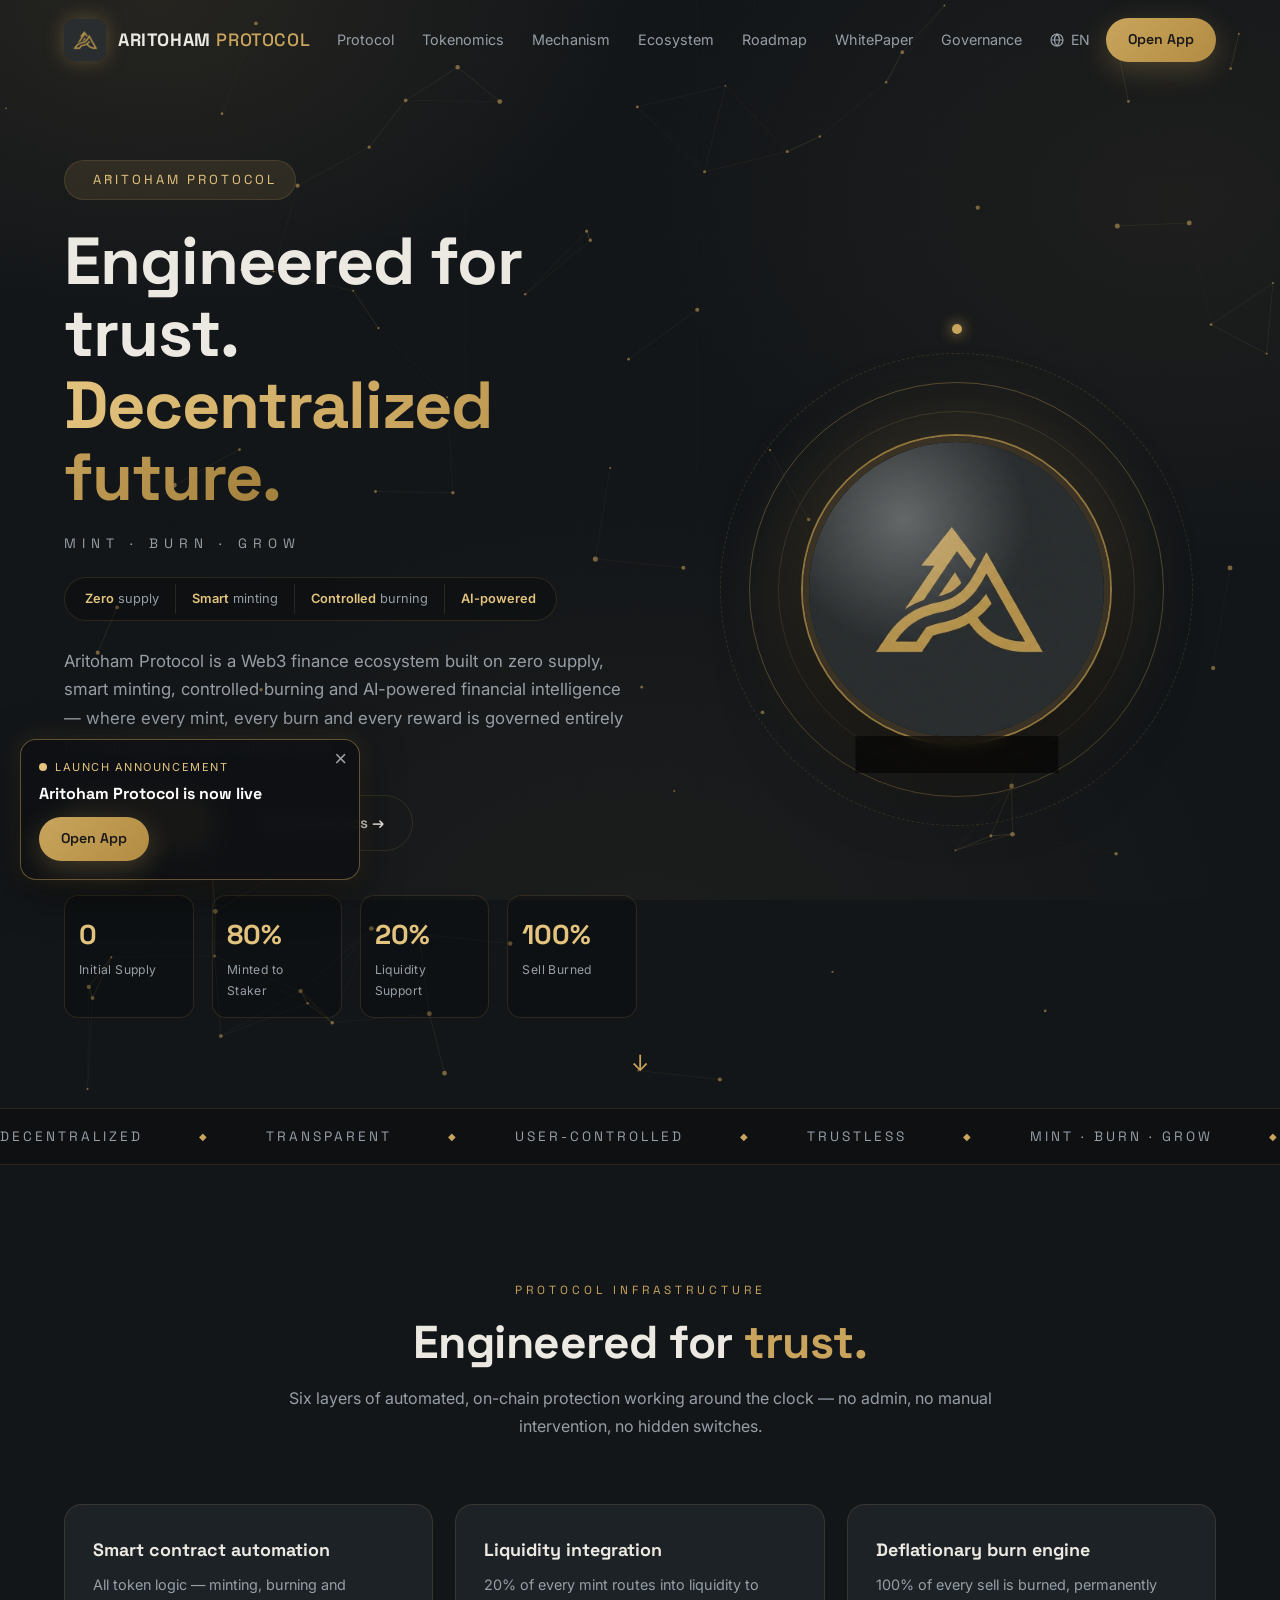
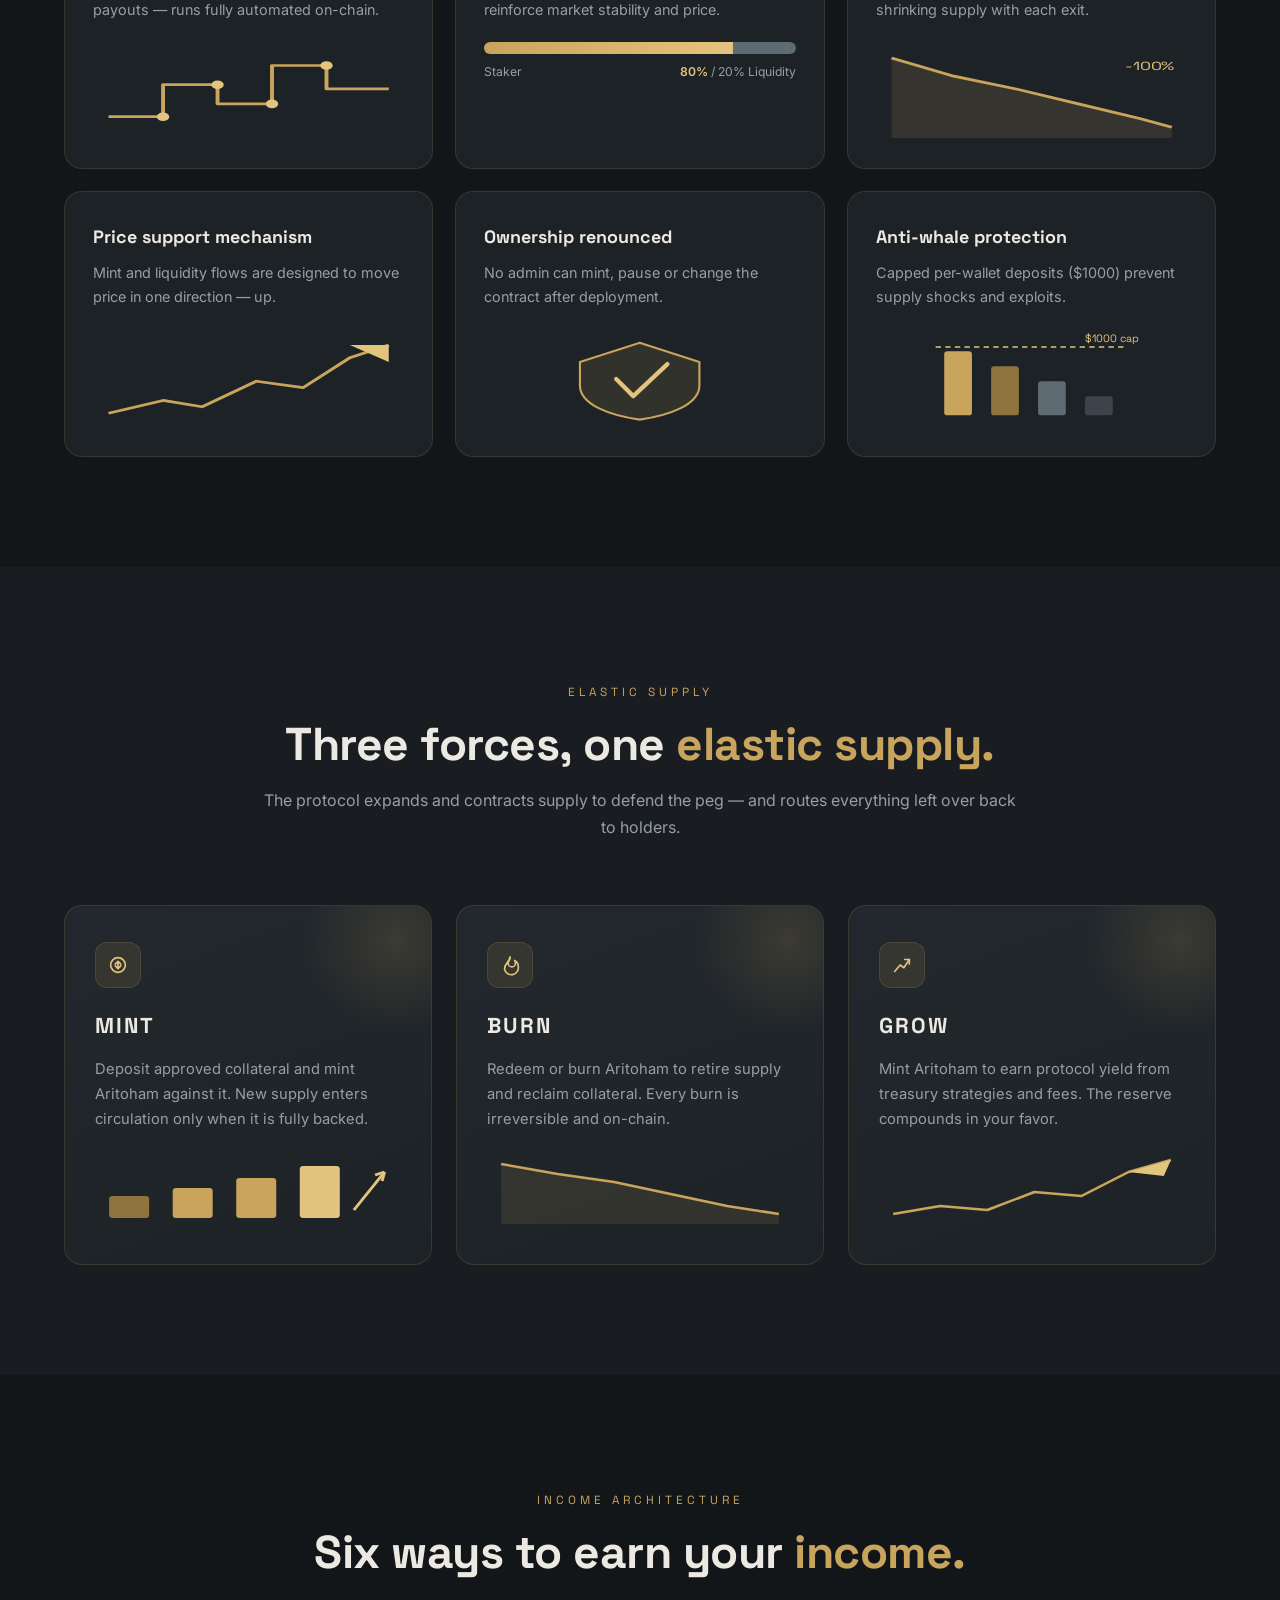
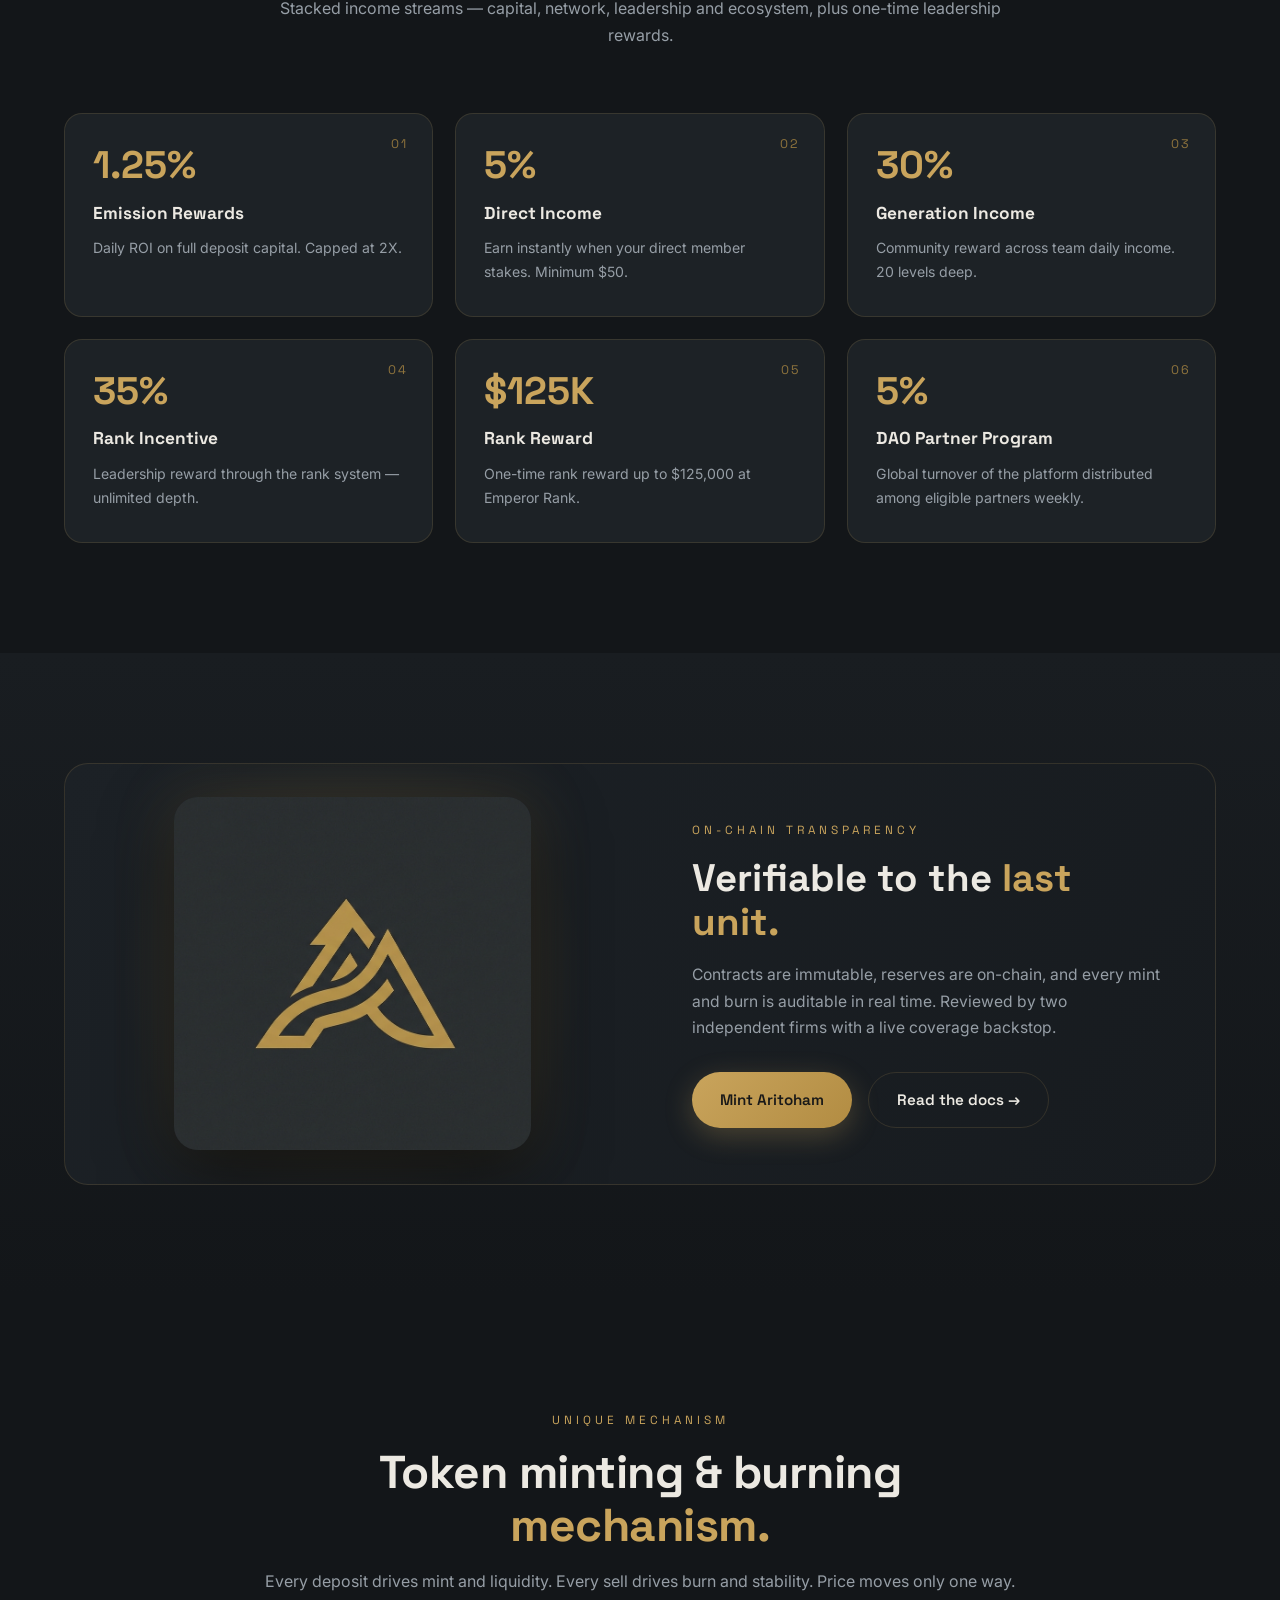
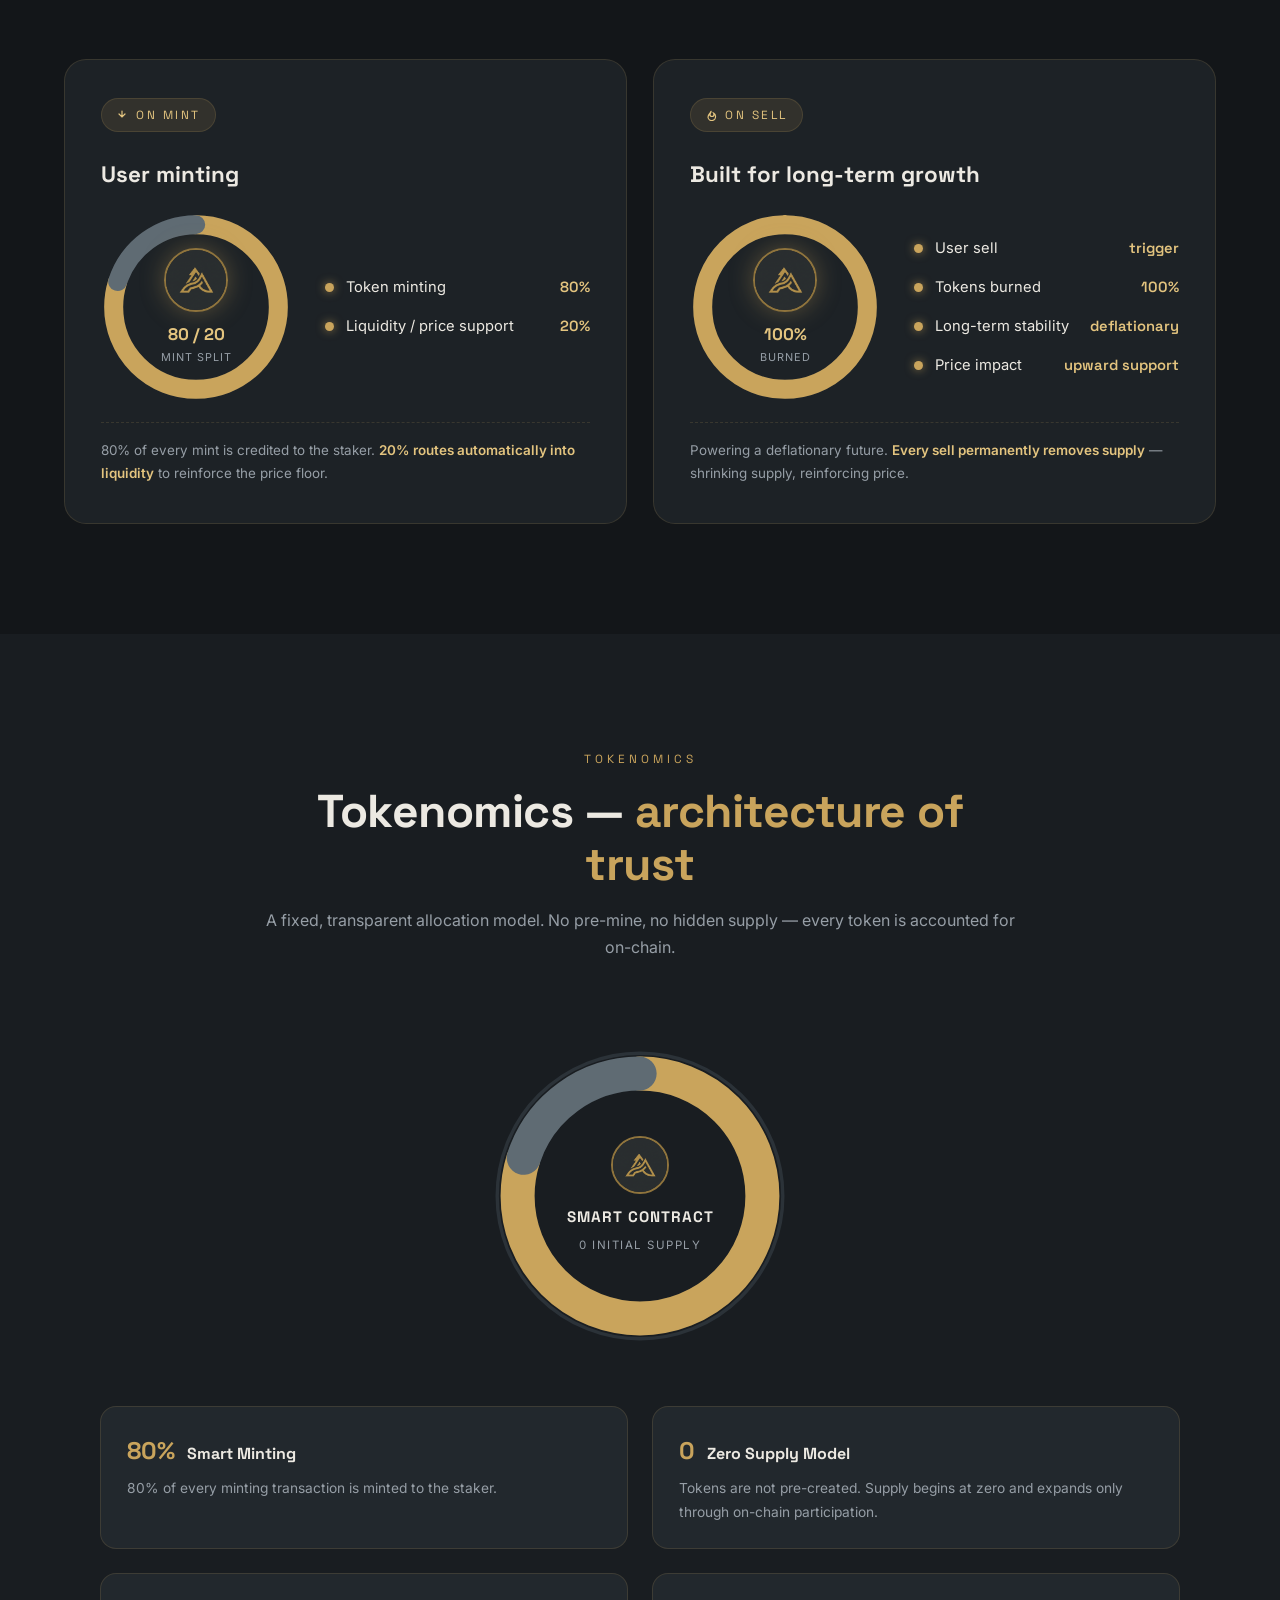
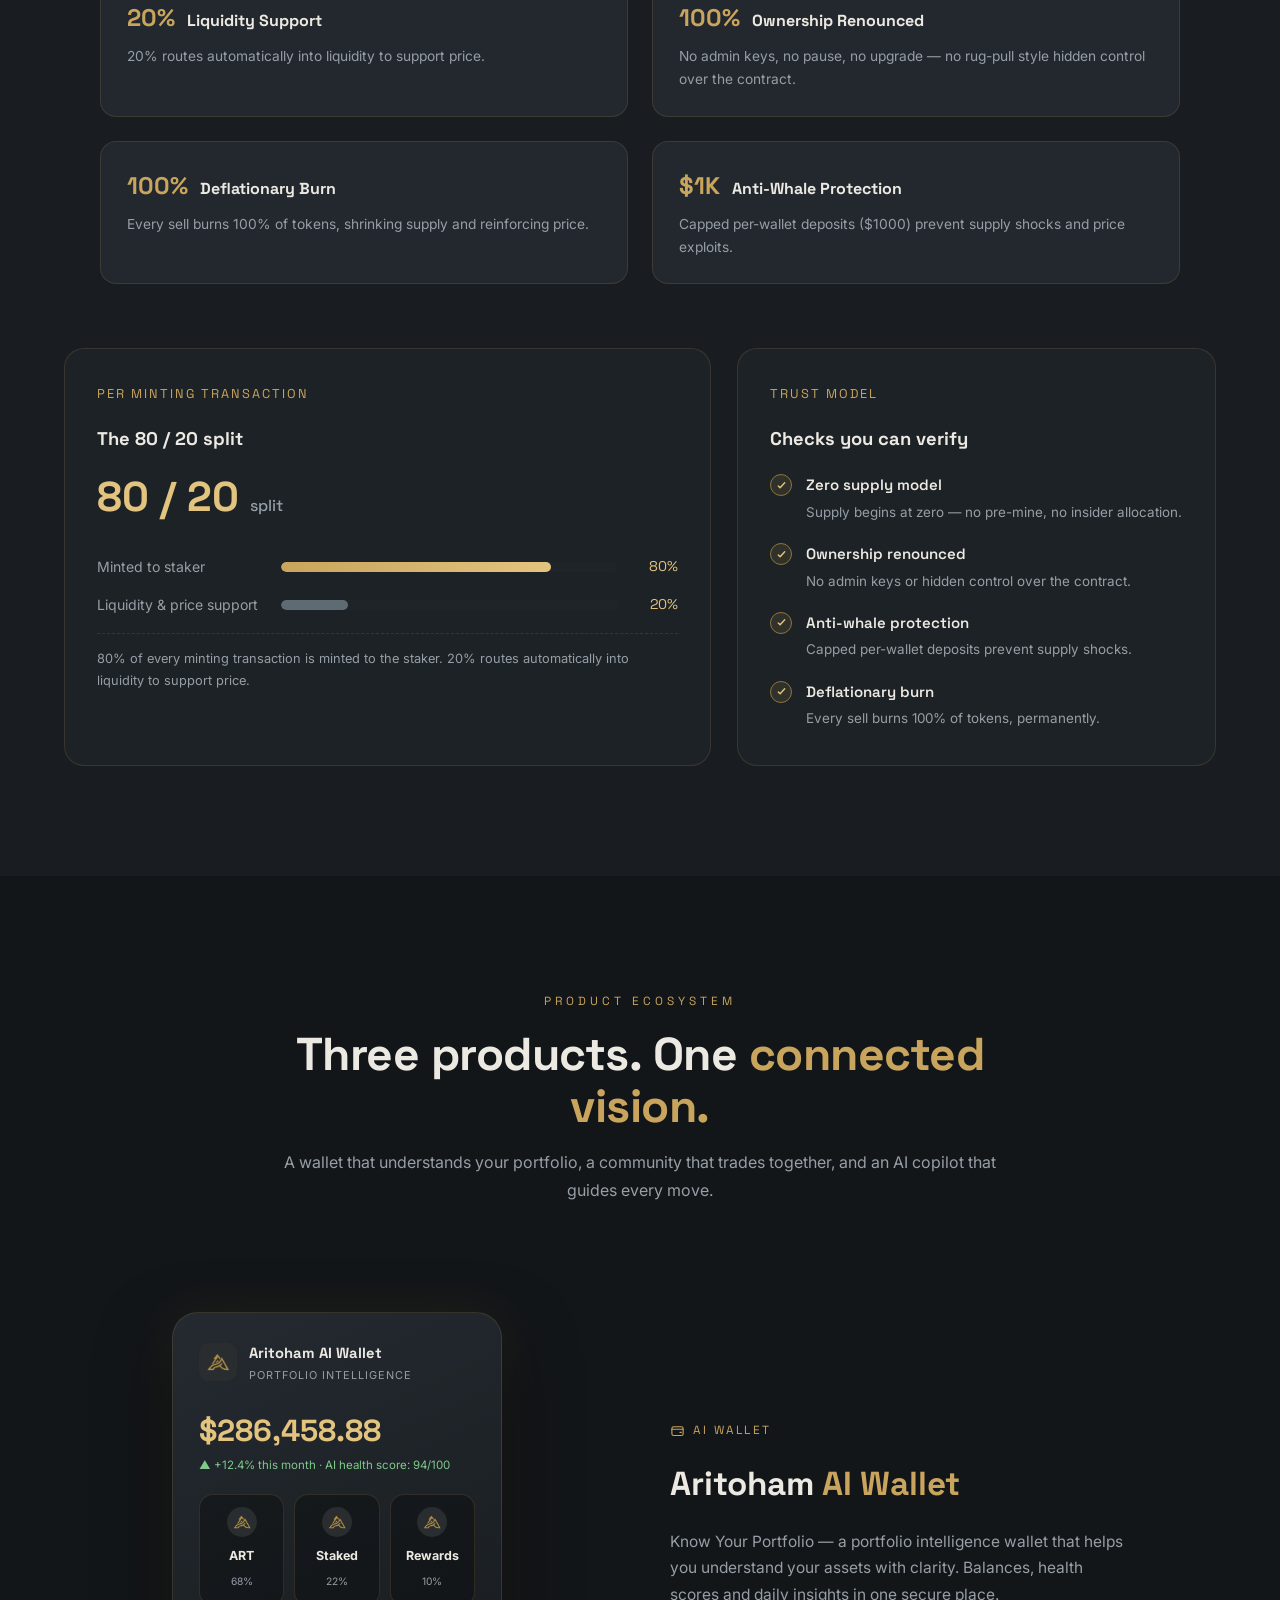
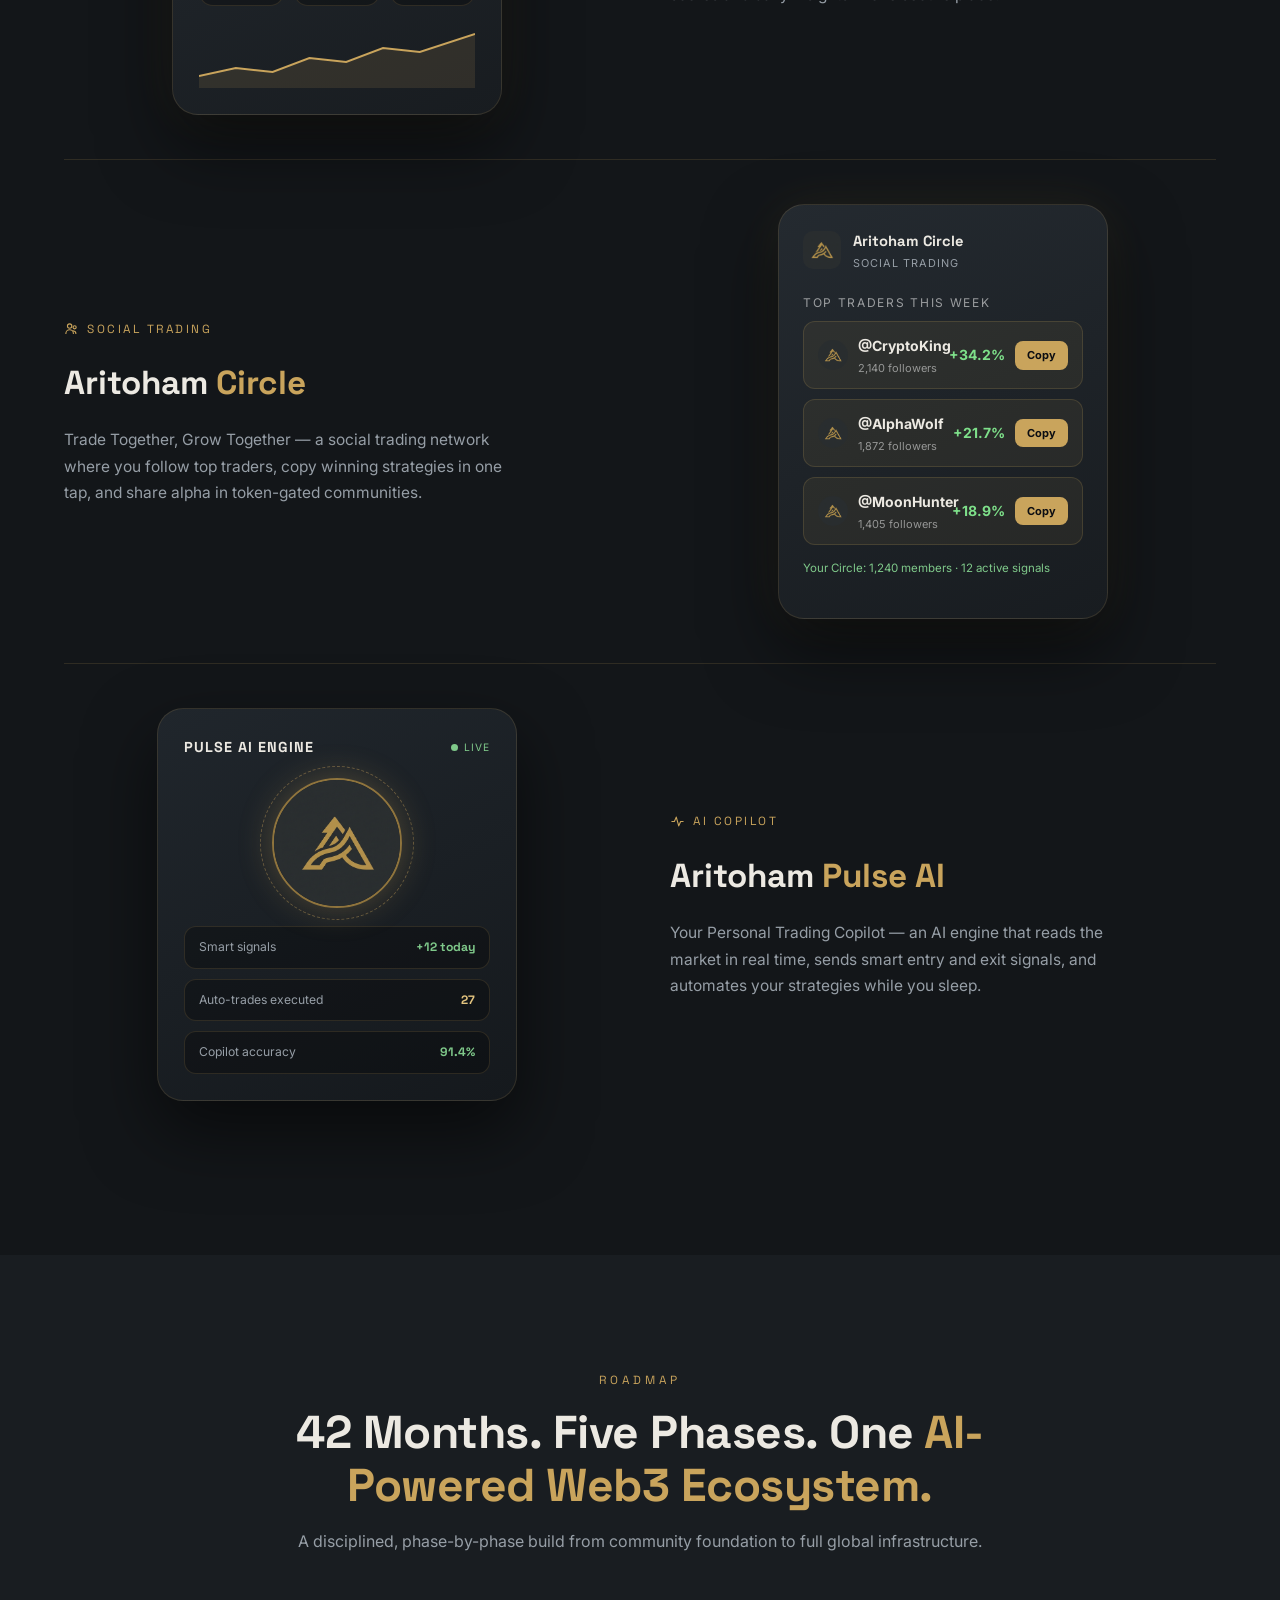
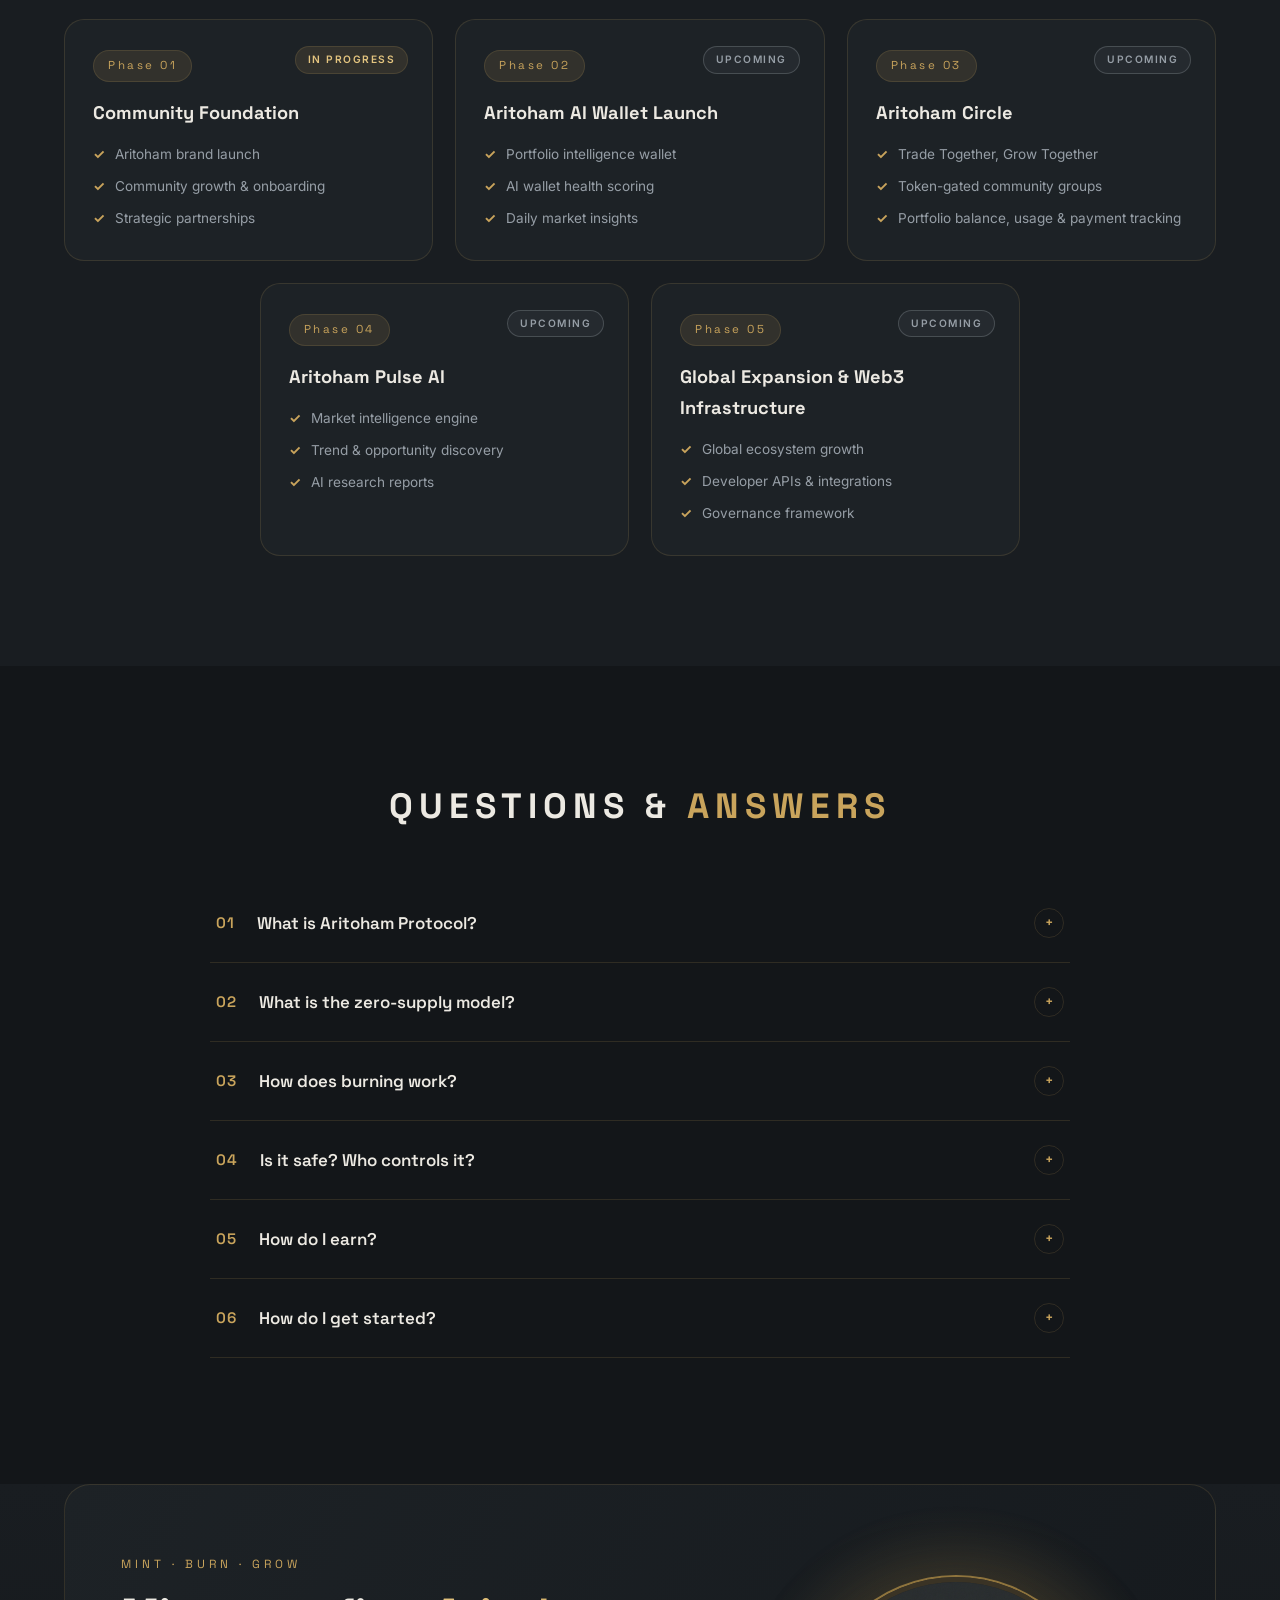
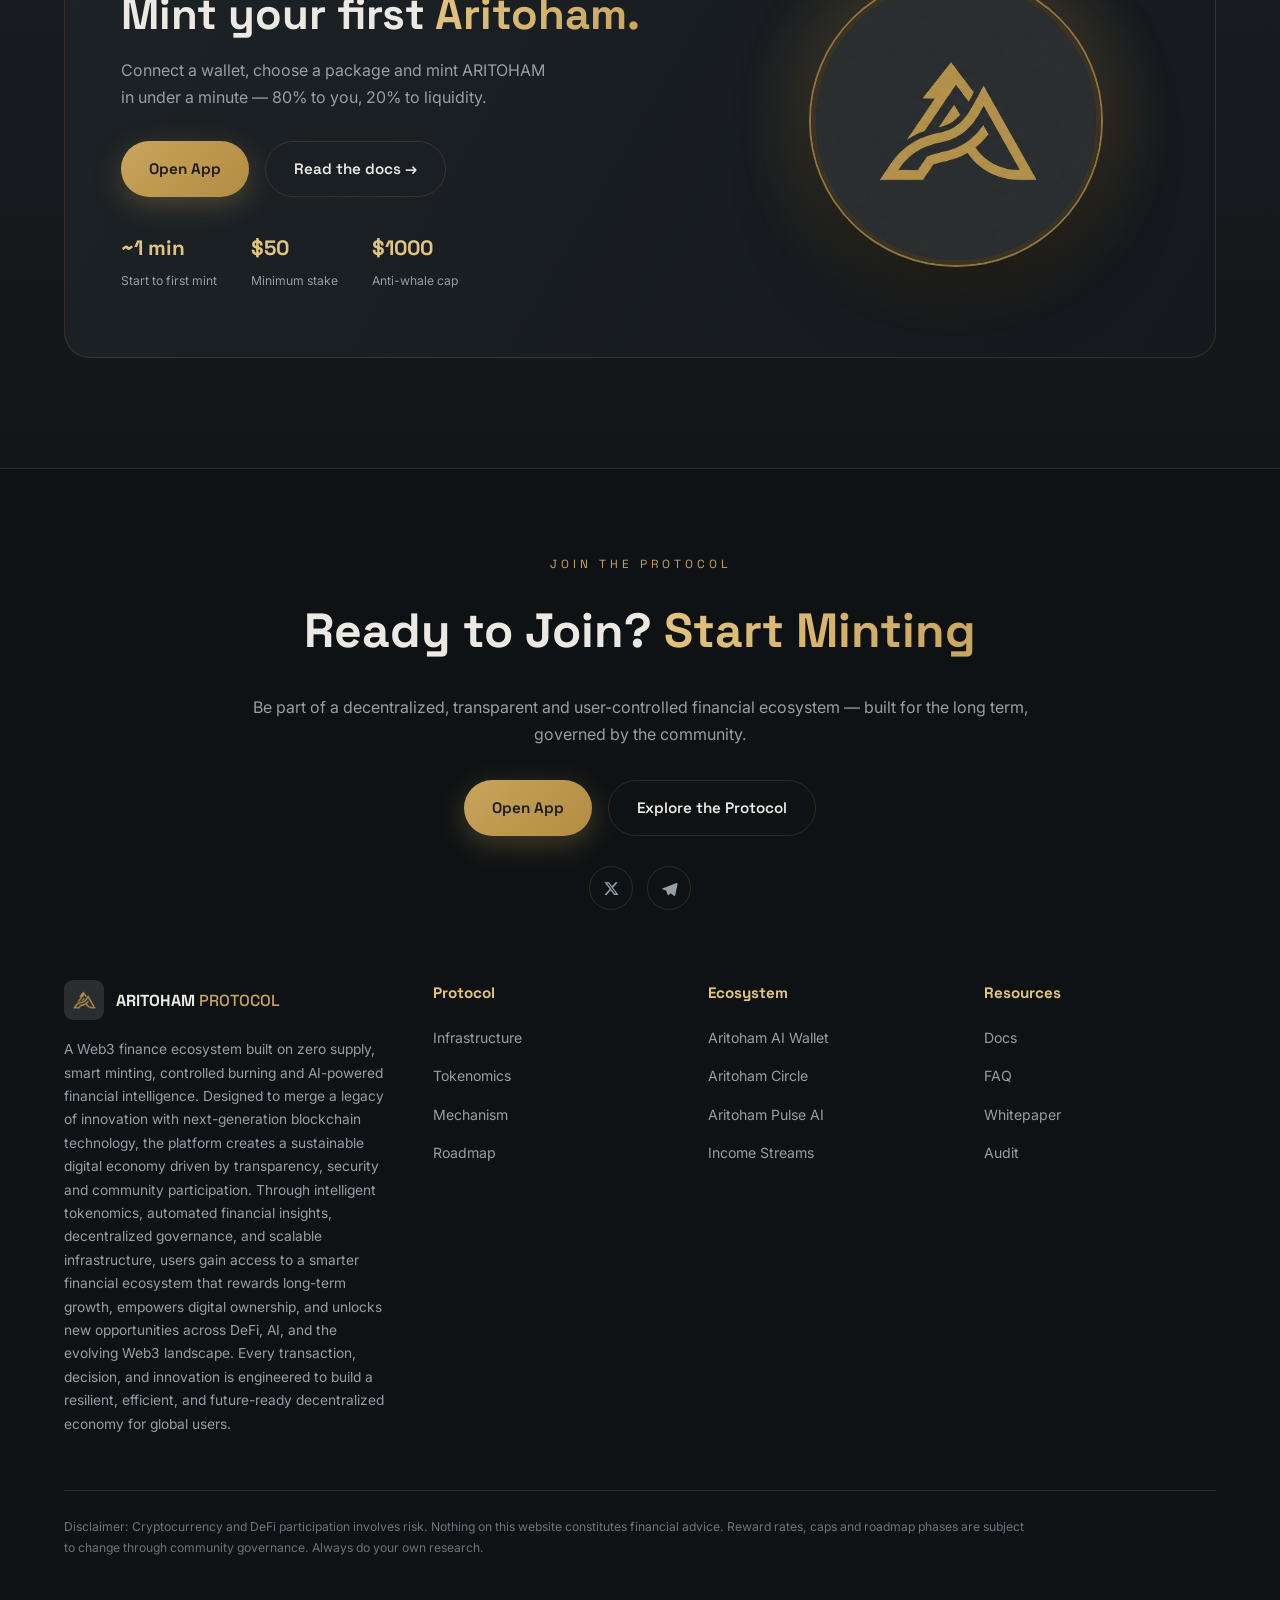
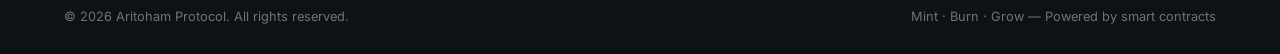
<file: index.html>
<!DOCTYPE html>
<html lang="en">
<head>
  <meta charset="UTF-8" />
  <meta name="viewport" content="width=device-width, initial-scale=1.0" />
  <title>Aritoham Protocol — Mint · Burn · Grow | Zero Supply. Smart Minting. AI-Powered Finance.</title>
  <meta name="description" content="Aritoham Protocol is a Web3 finance ecosystem built on zero supply, smart minting, controlled burning and AI-powered financial intelligence." />
  <link rel="icon" type="image/png" href="assets/logo.png" />
  <link rel="preconnect" href="https://fonts.googleapis.com" />
  <link rel="preconnect" href="https://fonts.gstatic.com" crossorigin />
  <link href="https://fonts.googleapis.com/css2?family=Inter:wght@400;500;600&family=Space+Grotesk:wght@500;600;700&display=swap" rel="stylesheet" />
  <link rel="stylesheet" href="styles.css" />
</head>
<body>

  <div class="bg-glow"></div>
  <div class="bg-grid"></div>

  <!-- ================= HEADER ================= -->
  <header id="header">
    <div class="container nav">
      <a href="#home" class="brand">
        <img src="assets/logo.png" alt="Aritoham Protocol logo" />
        <span>ARITOHAM <em>PROTOCOL</em></span>
      </a>

      <ul class="nav-links" id="navLinks">
        <li><a href="#protocol" class="nav-a">Protocol</a></li>
        <li><a href="#tokenomics" class="nav-a">Tokenomics</a></li>
        <li><a href="#mechanism" class="nav-a">Mechanism</a></li>
        <li><a href="#ecosystem" class="nav-a">Ecosystem</a></li>
        <li><a href="#roadmap" class="nav-a">Roadmap</a></li>
        <li><a href="whitepaper.html" target="_blank" class="nav-a">WhitePaper</a></li>
        <li><a href="#faq" class="nav-a">Governance</a></li>
      </ul>

      <div class="nav-right">
        <span class="lang">
          <svg viewBox="0 0 24 24" fill="none" stroke-width="1.8"><circle cx="12" cy="12" r="9"/><path d="M3 12h18M12 3c2.5 2.6 3.8 5.7 3.8 9S14.5 18.4 12 21c-2.5-2.6-3.8-5.7-3.8-9S9.5 5.6 12 3z"/></svg>
          EN
        </span>
        <a href="https://app.aritoham.com" class="btn btn-gold btn-sm">Open App</a>
        <button class="hamburger" id="hamburger" aria-label="Toggle menu"><span></span><span></span><span></span></button>
      </div>
    </div>
  </header>

  <!-- ================= HERO ================= -->
  <section class="hero" id="home">
    <canvas id="particles"></canvas>
    <div class="container">
      <div>
        <div class="hero-badge reveal"><span class="dot"></span> ARITOHAM PROTOCOL</div>
        <h1 class="reveal">Engineered for trust.<br /><span class="gold">Decentralized future.</span></h1>
        <div class="tagline reveal">Mint · Burn · Grow</div>
        <div class="hero-pill reveal">
          <span><b>Zero</b> supply</span><span><b>Smart</b> minting</span><span><b>Controlled</b> burning</span><span><b>AI-powered</b></span>
        </div>
        <p class="lead reveal">
          Aritoham Protocol is a Web3 finance ecosystem built on zero supply, smart minting,
          controlled burning and AI-powered financial intelligence — where every mint, every
          burn and every reward is governed entirely by immutable smart-contract logic.
        </p>
        <div class="hero-btns reveal">
          <a href="#mint" class="btn btn-gold">Connect now</a>
          <a href="#faq" class="btn btn-ghost">Read the docs &rarr;</a>
        </div>
        <div class="hero-stats reveal">
          <div class="stat"><div class="num" data-count="0">0</div><div class="lbl">Initial Supply</div></div>
          <div class="stat"><div class="num"><span data-count="80">0</span>%</div><div class="lbl">Minted to Staker</div></div>
          <div class="stat"><div class="num"><span data-count="20">0</span>%</div><div class="lbl">Liquidity Support</div></div>
          <div class="stat"><div class="num"><span data-count="100">0</span>%</div><div class="lbl">Sell Burned</div></div>
        </div>
      </div>

      <div class="hero-visual reveal">
        <div class="coin-wrap">
          <div class="coin-ring"></div>
          <div class="coin-ring r2"></div>
          <div class="coin-ring r3"></div>
          <div class="coin-orbit"><i></i></div>
          <div class="coin"><img src="assets/logo.png" alt="Aritoham coin" /></div>
          <div class="coin-chip">ARITOHAM PROTOCOL</div>
        </div>
      </div>
    </div>
    <div class="scroll-hint">&darr;</div>
  </section>

  <!-- ================= MARQUEE ================= -->
  <div class="marquee" aria-hidden="true">
    <div class="marquee-track">
      <span>Decentralized</span><span>Transparent</span><span>User-Controlled</span><span>Trustless</span>
      <span>Mint · Burn · Grow</span><span>AI-Powered Intelligence</span>
      <span>Decentralized</span><span>Transparent</span><span>User-Controlled</span><span>Trustless</span>
      <span>Mint · Burn · Grow</span><span>AI-Powered Intelligence</span>
    </div>
  </div>

  <!-- ================= ENGINEERED FOR TRUST ================= -->
  <section id="protocol">
    <div class="container">
      <div class="section-head reveal">
        <span class="eyebrow">Protocol Infrastructure</span>
        <h2>Engineered for <span class="gold">trust.</span></h2>
        <p>Six layers of automated, on-chain protection working around the clock — no admin, no manual intervention, no hidden switches.</p>
      </div>

      <div class="trust-grid">
        <div class="t-card reveal">
          <h3>Smart contract automation</h3>
          <p>All token logic — minting, burning and payouts — runs fully automated on-chain.</p>
          <div class="chart">
            <svg viewBox="0 0 200 90" preserveAspectRatio="none">
              <path d="M10 70 L45 70 L45 40 L80 40 L80 58 L115 58 L115 22 L150 22 L150 44 L190 44" fill="none" stroke="#c9a45c" stroke-width="2.5" stroke-linejoin="round"/>
              <circle cx="45" cy="70" r="4" fill="#e3c47f"/><circle cx="80" cy="40" r="4" fill="#e3c47f"/><circle cx="115" cy="58" r="4" fill="#e3c47f"/><circle cx="150" cy="22" r="4" fill="#e3c47f"/>
            </svg>
          </div>
        </div>

        <div class="t-card reveal" style="transition-delay:.07s">
          <h3>Liquidity integration</h3>
          <p>20% of every mint routes into liquidity to reinforce market stability and price.</p>
          <div class="split-bar"><i class="b1"></i><i class="b2"></i></div>
          <div class="split-lbl"><span>Staker</span><span><b>80%</b> / 20% Liquidity</span></div>
        </div>

        <div class="t-card reveal" style="transition-delay:.14s">
          <h3>Deflationary burn engine</h3>
          <p>100% of every sell is burned, permanently shrinking supply with each exit.</p>
          <div class="chart">
            <svg viewBox="0 0 200 90" preserveAspectRatio="none">
              <path d="M10 15 L50 32 L90 44 L130 58 L170 72 L190 80" fill="none" stroke="#c9a45c" stroke-width="2.5"/>
              <path d="M10 15 L50 32 L90 44 L130 58 L170 72 L190 80 L190 90 L10 90 Z" fill="rgba(201,164,92,.14)"/>
              <text x="160" y="26" fill="#e3c47f" font-size="11" font-family="Space Grotesk">-100%</text>
            </svg>
          </div>
        </div>

        <div class="t-card reveal">
          <h3>Price support mechanism</h3>
          <p>Mint and liquidity flows are designed to move price in one direction — up.</p>
          <div class="chart">
            <svg viewBox="0 0 200 90" preserveAspectRatio="none">
              <path d="M10 78 L45 66 L70 72 L105 48 L135 54 L165 26 L190 14" fill="none" stroke="#c9a45c" stroke-width="2.5" stroke-linejoin="round"/>
              <path d="M165 14 L190 14 L190 30 Z" fill="#e3c47f"/>
            </svg>
          </div>
        </div>

        <div class="t-card reveal" style="transition-delay:.07s">
          <h3>Ownership renounced</h3>
          <p>No admin can mint, pause or change the contract after deployment.</p>
          <div class="chart">
            <svg viewBox="0 0 200 90">
              <path d="M100 12 L156 30 V52 C156 70 128 80 100 84 C72 80 44 70 44 52 V30 Z" fill="rgba(201,164,92,.12)" stroke="#c9a45c" stroke-width="2"/>
              <path d="M78 46 L94 62 L126 32" fill="none" stroke="#e3c47f" stroke-width="4" stroke-linecap="round" stroke-linejoin="round"/>
            </svg>
          </div>
        </div>

        <div class="t-card reveal" style="transition-delay:.14s">
          <h3>Anti-whale protection</h3>
          <p>Capped per-wallet deposits ($1000) prevent supply shocks and exploits.</p>
          <div class="chart">
            <svg viewBox="0 0 200 90">
              <rect x="18"  y="20" width="26" height="60" rx="3" fill="#c9a45c"/>
              <rect x="62"  y="34" width="26" height="46" rx="3" fill="#8f743d"/>
              <rect x="106" y="48" width="26" height="32" rx="3" fill="#5f6b73"/>
              <rect x="150" y="62" width="26" height="18" rx="3" fill="#3c434a"/>
              <line x1="10" y1="16" x2="190" y2="16" stroke="#e3c47f" stroke-width="1.5" stroke-dasharray="5 4"/>
              <text x="150" y="11" fill="#e3c47f" font-size="10" font-family="Space Grotesk">$1000 cap</text>
            </svg>
          </div>
        </div>
      </div>
    </div>
  </section>

  <!-- ================= THREE FORCES ================= -->
  <section class="band-2" id="forces">
    <div class="container">
      <div class="section-head reveal">
        <span class="eyebrow">Elastic Supply</span>
        <h2>Three forces, one <span class="gold">elastic supply.</span></h2>
        <p>The protocol expands and contracts supply to defend the peg — and routes everything left over back to holders.</p>
      </div>

      <div class="forces">
        <div class="force-card reveal">
          <div class="f-ico"><svg viewBox="0 0 24 24"><circle cx="12" cy="12" r="8"/><path d="M12 8v8M9 11l3-3 3 3M9 13l3 3 3-3"/></svg></div>
          <h3>MINT</h3>
          <p>Deposit approved collateral and mint Aritoham against it. New supply enters circulation only when it is fully backed.</p>
          <div class="f-chart">
            <svg viewBox="0 0 260 74" preserveAspectRatio="none">
              <rect x="12"  y="46" width="34" height="22" rx="3" fill="#8f743d"/>
              <rect x="66"  y="38" width="34" height="30" rx="3" fill="#c9a45c"/>
              <rect x="120" y="28" width="34" height="40" rx="3" fill="#c9a45c"/>
              <rect x="174" y="16" width="34" height="52" rx="3" fill="#e3c47f"/>
              <path d="M220 60 L246 22" stroke="#e3c47f" stroke-width="2.5"/><path d="M246 22 l-8 3 M246 22 l-2 9" stroke="#e3c47f" stroke-width="2.5"/>
            </svg>
          </div>
        </div>

        <div class="force-card reveal" style="transition-delay:.1s">
          <div class="f-ico"><svg viewBox="0 0 24 24"><path d="M12 3c1 3-2 4-2 7a4 4 0 008 0c0-1-.5-2-1-3 2 1 4 3.5 4 6.5A7 7 0 016 16.5C6 10 12 8.5 12 3z"/></svg></div>
          <h3>BURN</h3>
          <p>Redeem or burn Aritoham to retire supply and reclaim collateral. Every burn is irreversible and on-chain.</p>
          <div class="f-chart">
            <svg viewBox="0 0 260 74" preserveAspectRatio="none">
              <path d="M12 14 L60 24 L108 32 L156 44 L204 56 L248 64" fill="none" stroke="#c9a45c" stroke-width="2.5"/>
              <path d="M12 14 L60 24 L108 32 L156 44 L204 56 L248 64 L248 74 L12 74 Z" fill="rgba(201,164,92,.12)"/>
            </svg>
          </div>
        </div>

        <div class="force-card reveal" style="transition-delay:.2s">
          <div class="f-ico"><svg viewBox="0 0 24 24"><path d="M4 19 L10 12 L14 15 L20 6"/><path d="M15 6h5v5"/></svg></div>
          <h3>GROW</h3>
          <p>Mint Aritoham to earn protocol yield from treasury strategies and fees. The reserve compounds in your favor.</p>
          <div class="f-chart">
            <svg viewBox="0 0 260 74" preserveAspectRatio="none">
              <path d="M12 64 L52 56 L92 60 L132 42 L172 46 L212 22 L248 10" fill="none" stroke="#c9a45c" stroke-width="2.5" stroke-linejoin="round"/>
              <path d="M212 22 L248 10 L242 26 Z" fill="#e3c47f"/>
            </svg>
          </div>
        </div>
      </div>
    </div>
  </section>

  <!-- ================= SIX WAYS TO EARN ================= -->
  <section id="income">
    <div class="container">
      <div class="section-head reveal">
        <span class="eyebrow">Income Architecture</span>
        <h2>Six ways to earn your <span class="gold">income.</span></h2>
        <p>Stacked income streams — capital, network, leadership and ecosystem, plus one-time leadership rewards.</p>
      </div>

      <div class="income-grid">
        <div class="inc-card reveal">
          <span class="idx">01</span>
          <div class="pct">1.25%</div>
          <h3>Emission Rewards</h3>
          <p>Daily ROI on full deposit capital. Capped at 2X.</p>
        </div>
        <div class="inc-card reveal" style="transition-delay:.06s">
          <span class="idx">02</span>
          <div class="pct">5%</div>
          <h3>Direct Income</h3>
          <p>Earn instantly when your direct member stakes. Minimum $50.</p>
        </div>
        <div class="inc-card reveal" style="transition-delay:.12s">
          <span class="idx">03</span>
          <div class="pct">30%</div>
          <h3>Generation Income</h3>
          <p>Community reward across team daily income. 20 levels deep.</p>
        </div>
        <div class="inc-card reveal">
          <span class="idx">04</span>
          <div class="pct">35%</div>
          <h3>Rank Incentive</h3>
          <p>Leadership reward through the rank system — unlimited depth.</p>
        </div>
        <div class="inc-card reveal" style="transition-delay:.06s">
          <span class="idx">05</span>
          <div class="pct">$125K</div>
          <h3>Rank Reward</h3>
          <p>One-time rank reward up to $125,000 at Emperor Rank.</p>
        </div>
        <div class="inc-card reveal" style="transition-delay:.12s">
          <span class="idx">06</span>
          <div class="pct">5%</div>
          <h3>DAO Partner Program</h3>
          <p>Global turnover of the platform distributed among eligible partners weekly.</p>
        </div>
      </div>
    </div>
  </section>

  <!-- ================= VERIFIABLE ================= -->
  <section class="band-3" id="verify">
    <div class="container">
      <div class="verify reveal">
        <div class="v-visual">
          <img src="assets/logo.png" alt="Aritoham Protocol emblem" />
        </div>
        <div class="v-copy">
          <span class="eyebrow">On-Chain Transparency</span>
          <h2>Verifiable to the <span class="gold">last unit.</span></h2>
          <p>
            Contracts are immutable, reserves are on-chain, and every mint and burn is auditable
            in real time. Reviewed by two independent firms with a live coverage backstop.
          </p>
          <div class="hero-btns" style="margin-bottom:0">
            <a href="#mint" class="btn btn-gold">Mint Aritoham</a>
            <a href="#faq" class="btn btn-ghost">Read the docs &rarr;</a>
          </div>
        </div>
      </div>
    </div>
  </section>

  <!-- ================= MECHANISM ================= -->
  <section id="mechanism">
    <div class="container">
      <div class="section-head reveal">
        <span class="eyebrow">Unique Mechanism</span>
        <h2>Token minting &amp; burning <span class="gold">mechanism.</span></h2>
        <p>Every deposit drives mint and liquidity. Every sell drives burn and stability. Price moves only one way.</p>
      </div>

      <div class="mech-grid">
        <div class="mech-panel reveal">
          <span class="m-tag">
            <svg width="12" height="12" viewBox="0 0 24 24" fill="none" stroke="#e3c47f" stroke-width="2.4" stroke-linecap="round"><path d="M12 4v12M6 10l6 6 6-6"/></svg>
            On Mint
          </span>
          <h3>User minting</h3>
          <div class="mech-flex">
            <div class="ring-wrap">
              <svg viewBox="0 0 120 120">
                <circle cx="60" cy="60" r="52" fill="none" stroke="#2b3238" stroke-width="12"/>
                <circle cx="60" cy="60" r="52" fill="none" stroke="#c9a45c" stroke-width="12" stroke-dasharray="261 326" stroke-linecap="round"/>
                <circle cx="60" cy="60" r="52" fill="none" stroke="#5f6b73" stroke-width="12" stroke-dasharray="65 326" stroke-dashoffset="-261" stroke-linecap="round" transform="rotate(0)"/>
              </svg>
              <div class="ring-center">
                <div class="rc-img"><img src="assets/logo.png" alt="Aritoham" /></div>
                <b>80 / 20</b>
                <span>MINT SPLIT</span>
              </div>
            </div>
            <ul class="mech-list">
              <li><span class="dot"></span> Token minting <span class="val">80%</span></li>
              <li><span class="dot"></span> Liquidity / price support <span class="val">20%</span></li>
            </ul>
          </div>
          <p class="mech-note">80% of every mint is credited to the staker. <b>20% routes automatically into liquidity</b> to reinforce the price floor.</p>
        </div>

        <div class="mech-panel reveal" style="transition-delay:.1s">
          <span class="m-tag">
            <svg width="12" height="12" viewBox="0 0 24 24" fill="none" stroke="#e3c47f" stroke-width="2.4" stroke-linecap="round"><path d="M12 4c1 3-2 4-2 7a4 4 0 008 0c0-1-.5-2-1-3 2 1 4 3.5 4 6.5A7 7 0 016 16.5C6 10 12 8.5 12 4z"/></svg>
            On Sell
          </span>
          <h3>Built for long-term growth</h3>
          <div class="mech-flex">
            <div class="ring-wrap">
              <svg viewBox="0 0 120 120">
                <circle cx="60" cy="60" r="52" fill="none" stroke="#2b3238" stroke-width="12"/>
                <circle cx="60" cy="60" r="52" fill="none" stroke="#c9a45c" stroke-width="12" stroke-dasharray="326 326" stroke-linecap="round"/>
              </svg>
              <div class="ring-center">
                <div class="rc-img"><img src="assets/logo.png" alt="Aritoham" /></div>
                <b>100%</b>
                <span>BURNED</span>
              </div>
            </div>
            <ul class="mech-list">
              <li><span class="dot"></span> User sell <span class="val">trigger</span></li>
              <li><span class="dot"></span> Tokens burned <span class="val">100%</span></li>
              <li><span class="dot"></span> Long-term stability <span class="val">deflationary</span></li>
              <li><span class="dot"></span> Price impact <span class="val">upward support</span></li>
            </ul>
          </div>
          <p class="mech-note">Powering a deflationary future. <b>Every sell permanently removes supply</b> — shrinking supply, reinforcing price.</p>
        </div>
      </div>
    </div>
  </section>

  <!-- ================= TOKENOMICS ================= -->
  <section class="band-2" id="tokenomics">
    <div class="container">
      <div class="section-head reveal">
        <span class="eyebrow">Tokenomics</span>
        <h2>Tokenomics — <span class="gold">architecture of trust</span></h2>
        <p>A fixed, transparent allocation model. No pre-mine, no hidden supply — every token is accounted for on-chain.</p>
      </div>

      <div class="toko-wrap">
        <div class="toko-center reveal">
          <div class="toko-donut">
            <svg viewBox="0 0 200 200">
              <circle cx="100" cy="100" r="84" fill="none" stroke="#2b3238" stroke-width="2"/>
              <circle cx="100" cy="100" r="72" fill="none" stroke="#23282d" stroke-width="20"/>
              <circle cx="100" cy="100" r="72" fill="none" stroke="#c9a45c" stroke-width="20" stroke-dasharray="361 452" stroke-linecap="round"/>
              <circle cx="100" cy="100" r="72" fill="none" stroke="#5f6b73" stroke-width="20" stroke-dasharray="90 452" stroke-dashoffset="-362" stroke-linecap="round"/>
            </svg>
            <div class="td-center">
              <img src="assets/logo.png" alt="Aritoham" />
              <b>SMART CONTRACT</b>
              <span>0 initial supply</span>
            </div>
          </div>
        </div>

        <div class="toko-cards">
          <div class="toko-spacer"></div>
          <div class="toko-row">
            <div class="toko-card reveal"><div class="tc-top"><span class="tc-num">80%</span><h4>Smart Minting</h4></div><p>80% of every minting transaction is minted to the staker.</p></div>
            <div class="toko-card reveal" style="transition-delay:.06s"><div class="tc-top"><span class="tc-num">0</span><h4>Zero Supply Model</h4></div><p>Tokens are not pre-created. Supply begins at zero and expands only through on-chain participation.</p></div>
          </div>
          <div class="toko-row">
            <div class="toko-card reveal" style="transition-delay:.12s"><div class="tc-top"><span class="tc-num">20%</span><h4>Liquidity Support</h4></div><p>20% routes automatically into liquidity to support price.</p></div>
            <div class="toko-card reveal" style="transition-delay:.18s"><div class="tc-top"><span class="tc-num">100%</span><h4>Ownership Renounced</h4></div><p>No admin keys, no pause, no upgrade — no rug-pull style hidden control over the contract.</p></div>
          </div>
          <div class="toko-row">
            <div class="toko-card reveal" style="transition-delay:.24s"><div class="tc-top"><span class="tc-num">100%</span><h4>Deflationary Burn</h4></div><p>Every sell burns 100% of tokens, shrinking supply and reinforcing price.</p></div>
            <div class="toko-card reveal" style="transition-delay:.3s"><div class="tc-top"><span class="tc-num">$1K</span><h4>Anti-Whale Protection</h4></div><p>Capped per-wallet deposits ($1000) prevent supply shocks and price exploits.</p></div>
          </div>
        </div>
      </div>

      <div class="toko-panels">
        <div class="panel reveal">
          <div class="p-sub">Per minting transaction</div>
          <h3>The 80 / 20 split</h3>
          <div class="big-split">80 / 20 <span style="font-size:1rem;color:var(--muted);font-weight:500">split</span></div>
          <div class="row-bar">
            <span class="lbl">Minted to staker</span>
            <span class="track"><i style="width:80%;background:linear-gradient(90deg,var(--gold),var(--gold-2))"></i></span>
            <span class="v">80%</span>
          </div>
          <div class="row-bar">
            <span class="lbl">Liquidity &amp; price support</span>
            <span class="track"><i style="width:20%;background:#5f6b73"></i></span>
            <span class="v">20%</span>
          </div>
          <p class="fine">80% of every minting transaction is minted to the staker. 20% routes automatically into liquidity to support price.</p>
        </div>

        <div class="panel reveal" style="transition-delay:.1s">
          <div class="p-sub">Trust model</div>
          <h3>Checks you can verify</h3>
          <ul class="check-list" style="margin-top:18px">
            <li><span class="ck"><svg viewBox="0 0 24 24"><path d="M5 13l4 4 10-11"/></svg></span><div><b>Zero supply model</b><span>Supply begins at zero — no pre-mine, no insider allocation.</span></div></li>
            <li><span class="ck"><svg viewBox="0 0 24 24"><path d="M5 13l4 4 10-11"/></svg></span><div><b>Ownership renounced</b><span>No admin keys or hidden control over the contract.</span></div></li>
            <li><span class="ck"><svg viewBox="0 0 24 24"><path d="M5 13l4 4 10-11"/></svg></span><div><b>Anti-whale protection</b><span>Capped per-wallet deposits prevent supply shocks.</span></div></li>
            <li><span class="ck"><svg viewBox="0 0 24 24"><path d="M5 13l4 4 10-11"/></svg></span><div><b>Deflationary burn</b><span>Every sell burns 100% of tokens, permanently.</span></div></li>
          </ul>
        </div>
      </div>
    </div>
  </section>

  <!-- ================= ECOSYSTEM / PRODUCTS ================= -->
  <section id="ecosystem">
    <div class="container">
      <div class="section-head reveal">
        <span class="eyebrow">Product Ecosystem</span>
        <h2>Three products. One <span class="gold">connected vision.</span></h2>
        <p>A wallet that understands your portfolio, a community that trades together, and an AI copilot that guides every move.</p>
      </div>

      <!-- Product 1: AI Wallet -->
      <div class="prod reveal">
        <div class="p-copy">
          <span class="p-kicker"><svg viewBox="0 0 24 24"><rect x="3" y="6" width="18" height="14" rx="3"/><path d="M3 10h18M16 15h2"/></svg> AI Wallet</span>
          <h3>Aritoham <span class="gold">AI Wallet</span></h3>
          <p>
            Know Your Portfolio — a portfolio intelligence wallet that helps you understand your
            assets with clarity. Balances, health scores and daily insights in one secure place.
          </p>
        </div>
        <div class="p-visual">
          <div class="mock-wallet">
            <div class="mw-top">
              <img src="assets/logo.png" alt="Aritoham" />
              <div><b>Aritoham AI Wallet</b><span>PORTFOLIO INTELLIGENCE</span></div>
            </div>
            <div class="mw-val">$286,458.88</div>
            <div class="mw-sub">&#9650; +12.4% this month &middot; AI health score: 94/100</div>
            <div class="mw-coins">
              <div class="mw-coin"><img src="assets/logo.png" alt="ART" /><b>ART</b><span>68%</span></div>
              <div class="mw-coin"><img src="assets/logo.png" alt="Staked" /><b>Staked</b><span>22%</span></div>
              <div class="mw-coin"><img src="assets/logo.png" alt="Rewards" /><b>Rewards</b><span>10%</span></div>
            </div>
            <div class="mw-chart">
              <svg viewBox="0 0 300 64" preserveAspectRatio="none">
                <path d="M0 52 L40 44 L80 48 L120 34 L160 38 L200 24 L240 28 L300 10 L300 64 L0 64 Z" fill="rgba(201,164,92,.13)"/>
                <path d="M0 52 L40 44 L80 48 L120 34 L160 38 L200 24 L240 28 L300 10" fill="none" stroke="#c9a45c" stroke-width="2"/>
              </svg>
            </div>
          </div>
        </div>
      </div>

      <!-- Product 2: Circle (Social Trading Platform) -->
      <div class="prod reveal">
        <div class="p-copy">
          <span class="p-kicker"><svg viewBox="0 0 24 24"><circle cx="9" cy="8" r="3.5"/><circle cx="17" cy="10" r="2.5"/><path d="M3 20c0-3.3 2.7-6 6-6s6 2.7 6 6M14.5 15.5c2.6.4 4.5 2 4.5 4.5"/></svg> Social Trading</span>
          <h3>Aritoham <span class="gold">Circle</span></h3>
          <p>
            Trade Together, Grow Together — a social trading network where you follow top traders,
            copy winning strategies in one tap, and share alpha in token-gated communities.
          </p>
        </div>
        <div class="p-visual">
          <div class="mock-wallet" style="padding:22px 24px;">
            <div class="mw-top">
              <img src="assets/logo.png" alt="Aritoham" />
              <div><b>Aritoham Circle</b><span>SOCIAL TRADING</span></div>
            </div>
            <div style="margin:16px 0 6px;font-size:12px;letter-spacing:.14em;color:rgba(255,255,255,.55);text-transform:uppercase;">Top Traders This Week</div>
            <div style="display:flex;flex-direction:column;gap:10px;margin-top:8px;">
              <div style="display:flex;align-items:center;justify-content:space-between;background:rgba(201,164,92,.08);border:1px solid rgba(201,164,92,.18);border-radius:12px;padding:10px 14px;">
                <div style="display:flex;align-items:center;gap:10px;">
                  <img src="assets/logo.png" alt="Trader" style="width:30px;height:30px;border-radius:50%;" />
                  <div><b style="font-size:14px;">@CryptoKing</b><div style="font-size:11px;color:rgba(255,255,255,.5);">2,140 followers</div></div>
                </div>
                <div style="display:flex;align-items:center;gap:10px;">
                  <b style="color:#7ee08a;font-size:14px;">+34.2%</b>
                  <span style="background:#c9a45c;color:#0b0d12;font-size:11px;font-weight:700;border-radius:8px;padding:5px 12px;cursor:pointer;">Copy</span>
                </div>
              </div>
              <div style="display:flex;align-items:center;justify-content:space-between;background:rgba(201,164,92,.08);border:1px solid rgba(201,164,92,.18);border-radius:12px;padding:10px 14px;">
                <div style="display:flex;align-items:center;gap:10px;">
                  <img src="assets/logo.png" alt="Trader" style="width:30px;height:30px;border-radius:50%;" />
                  <div><b style="font-size:14px;">@AlphaWolf</b><div style="font-size:11px;color:rgba(255,255,255,.5);">1,872 followers</div></div>
                </div>
                <div style="display:flex;align-items:center;gap:10px;">
                  <b style="color:#7ee08a;font-size:14px;">+21.7%</b>
                  <span style="background:#c9a45c;color:#0b0d12;font-size:11px;font-weight:700;border-radius:8px;padding:5px 12px;cursor:pointer;">Copy</span>
                </div>
              </div>
              <div style="display:flex;align-items:center;justify-content:space-between;background:rgba(201,164,92,.08);border:1px solid rgba(201,164,92,.18);border-radius:12px;padding:10px 14px;">
                <div style="display:flex;align-items:center;gap:10px;">
                  <img src="assets/logo.png" alt="Trader" style="width:30px;height:30px;border-radius:50%;" />
                  <div><b style="font-size:14px;">@MoonHunter</b><div style="font-size:11px;color:rgba(255,255,255,.5);">1,405 followers</div></div>
                </div>
                <div style="display:flex;align-items:center;gap:10px;">
                  <b style="color:#7ee08a;font-size:14px;">+18.9%</b>
                  <span style="background:#c9a45c;color:#0b0d12;font-size:11px;font-weight:700;border-radius:8px;padding:5px 12px;cursor:pointer;">Copy</span>
                </div>
              </div>
            </div>
            <div class="mw-sub" style="margin-top:14px;">Your Circle: 1,240 members &middot; 12 active signals</div>
          </div>
        </div>
      </div>

      <!-- Product 3: Pulse AI (AI Trading Copilot) -->
      <div class="prod reveal">
        <div class="p-copy">
          <span class="p-kicker"><svg viewBox="0 0 24 24"><path d="M3 12h4l3-7 4 14 3-7h4"/></svg> AI Copilot</span>
          <h3>Aritoham <span class="gold">Pulse AI</span></h3>
          <p>
            Your Personal Trading Copilot — an AI engine that reads the market in real time, sends
            smart entry and exit signals, and automates your strategies while you sleep.
          </p>
        </div>
        <div class="p-visual">
          <div class="mock-ai">
            <div class="ma-head">
              <b>PULSE AI ENGINE</b>
              <span class="ma-live"><i></i>LIVE</span>
            </div>
            <div class="ma-globe">
              <div class="g-ring"></div>
              <img src="assets/logo.png" alt="Aritoham Pulse AI" />
            </div>
            <div class="ma-rows">
              <div class="ma-row"><span>Smart signals</span><b class="up">+12 today</b></div>
              <div class="ma-row"><span>Auto-trades executed</span><b>27</b></div>
              <div class="ma-row"><span>Copilot accuracy</span><b class="up">91.4%</b></div>
            </div>
          </div>
        </div>
      </div>
    </div>
  </section>

  
  <!-- ================= ROADMAP ================= -->
  <section class="band-2" id="roadmap">
    <div class="container">
      <div class="section-head reveal">
        <span class="eyebrow">Roadmap</span>
        <h2>42 Months. Five Phases. One <span class="gold">AI-Powered Web3 Ecosystem.</span></h2>
        <p>A disciplined, phase-by-phase build from community foundation to full global infrastructure.</p>
      </div>

      <div class="rm-grid">
        <div class="rm-card reveal">
          <span class="rm-status progress">In progress</span>
          <span class="rm-phase">Phase 01</span>
          <h3>Community Foundation</h3>
          <ul>
            <li>Aritoham brand launch</li>
            <li>Community growth &amp; onboarding</li>
            <li>Strategic partnerships</li>
          </ul>
        </div>
        <div class="rm-card reveal" style="transition-delay:.07s">
          <span class="rm-status next">Upcoming</span>
          <span class="rm-phase">Phase 02</span>
          <h3>Aritoham AI Wallet Launch</h3>
          <ul>
            <li>Portfolio intelligence wallet</li>
            <li>AI wallet health scoring</li>
            <li>Daily market insights</li>
          </ul>
        </div>
        <div class="rm-card reveal" style="transition-delay:.14s">
          <span class="rm-status next">Upcoming</span>
          <span class="rm-phase">Phase 03</span>
          <h3>Aritoham Circle</h3>
          <ul>
            <li>Trade Together, Grow Together</li>
            <li>Token-gated community groups</li>
            <li>Portfolio balance, usage &amp; payment tracking</li>
          </ul>
        </div>
        <div class="rm-card reveal" style="transition-delay:.21s">
          <span class="rm-status next">Upcoming</span>
          <span class="rm-phase">Phase 04</span>
          <h3>Aritoham Pulse AI</h3>
          <ul>
            <li>Market intelligence engine</li>
            <li>Trend &amp; opportunity discovery</li>
            <li>AI research reports</li>
          </ul>
        </div>
        <div class="rm-card reveal" style="transition-delay:.28s">
          <span class="rm-status next">Upcoming</span>
          <span class="rm-phase">Phase 05</span>
          <h3>Global Expansion &amp; Web3 Infrastructure</h3>
          <ul>
            <li>Global ecosystem growth</li>
            <li>Developer APIs &amp; integrations</li>
            <li>Governance framework</li>
          </ul>
        </div>
      </div>
    </div>
  </section>

  <!-- ================= FAQ ================= -->
  <section id="faq">
    <div class="container">
      <h2 class="faq-title reveal">QUESTIONS &amp; <span class="gold">ANSWERS</span></h2>

      <div class="faq">
        <div class="faq-item reveal">
          <button class="faq-q"><span class="no">01</span> What is Aritoham Protocol?
            <span class="chev">+</span></button>
          <div class="faq-a"><p>A Web3 finance ecosystem where token creation, supply reduction, price support and utility growth are governed entirely by smart-contract logic — zero initial supply, smart minting, controlled burning and AI-powered intelligence.</p></div>
        </div>
        <div class="faq-item reveal">
          <button class="faq-q"><span class="no">02</span> What is the zero-supply model?
            <span class="chev">+</span></button>
          <div class="faq-a"><p>Tokens are not pre-created. Supply begins at zero and expands only through on-chain participation — every mint is transparent, fully backed and verifiable in real time.</p></div>
        </div>
        <div class="faq-item reveal">
          <button class="faq-q"><span class="no">03</span> How does burning work?
            <span class="chev">+</span></button>
          <div class="faq-a"><p>Every sell burns 100% of the tokens sold — permanently and irreversibly. Over time, controlled burning shrinks supply, creates scarcity and reinforces price from the inside.</p></div>
        </div>
        <div class="faq-item reveal">
          <button class="faq-q"><span class="no">04</span> Is it safe? Who controls it?
            <span class="chev">+</span></button>
          <div class="faq-a"><p>Ownership is renounced — no admin can mint, pause or change the contract after deployment. Combined with anti-whale deposit caps, immutable code and independent audits, the protocol runs exactly as written.</p></div>
        </div>
        <div class="faq-item reveal">
          <button class="faq-q"><span class="no">05</span> How do I earn?
            <span class="chev">+</span></button>
          <div class="faq-a"><p>Six stacked income streams: 1.25% daily emission rewards, 5% direct income, 30% generation income across 20 levels, 35% rank incentives, one-time rank rewards up to $125K, and the 5% DAO partner program.</p></div>
        </div>
        <div class="faq-item reveal">
          <button class="faq-q"><span class="no">06</span> How do I get started?
            <span class="chev">+</span></button>
          <div class="faq-a"><p>Connect a wallet, choose a package and mint ARITOHAM in under a minute — 80% to you, 20% to liquidity. Read the docs to understand the mechanism before you stake.</p></div>
        </div>
      </div>
    </div>
  </section>

  <!-- ================= MINT CTA ================= -->
  <section class="band-3" id="mint" style="padding-top:0; margin-top: 1rem;">
    <div class="container">
      <div class="mint-band reveal">
        <div class="m-copy">
          <span class="eyebrow">Mint · Burn · Grow</span>
          <h2>Mint your first <span class="gold">Aritoham.</span></h2>
          <p>
            Connect a wallet, choose a package and mint ARITOHAM in under a minute —
            80% to you, 20% to liquidity.
          </p>
          <div class="hero-btns" style="margin-bottom:0">
            <a href="https://app.aritoham.com" class="btn btn-gold">Open App</a>
            <a href="#faq" class="btn btn-ghost">Read the docs &rarr;</a>
          </div>
          <div class="mint-mini">
            <div><b>~1 min</b><span>Start to first mint</span></div>
            <div><b>$50</b><span>Minimum stake</span></div>
            <div><b>$1000</b><span>Anti-whale cap</span></div>
          </div>
        </div>
        <div class="m-visual">
          <img src="assets/logo.png" alt="Aritoham coin" />
        </div>
      </div>
    </div>
  </section>

  <!-- ================= FOOTER ================= -->
  <footer>
    <div class="container">
      <div class="foot-cta reveal">
        <span class="eyebrow">Join the Protocol</span>
        <h2>Ready to Join? <span class="gold">Start Minting</span></h2>
        <p>Be part of a decentralized, transparent and user-controlled financial ecosystem — built for the long term, governed by the community.</p>
        <div class="hero-btns" style="justify-content:center;margin-bottom:0">
          <a href="https://app.aritoham.com" class="btn btn-gold">Open App</a>
          <a href="#protocol" class="btn btn-ghost">Explore the Protocol</a>
        </div>
        <div class="socials">
          <!-- <a href="#" aria-label="Facebook"><svg viewBox="0 0 24 24"><path d="M13.5 21v-7h2.6l.4-3h-3V9.1c0-.9.3-1.5 1.6-1.5H16.6V4.9c-.3 0-1.2-.1-2.3-.1-2.3 0-3.9 1.4-3.9 4V11H7.8v3h2.6v7h3.1z"/></svg></a> -->
          <!-- <a href="#" aria-label="Instagram"><svg viewBox="0 0 24 24"><path d="M12 8.8A3.2 3.2 0 1 0 12 15.2 3.2 3.2 0 0 0 12 8.8zm0-2.1a5.3 5.3 0 1 1 0 10.6 5.3 5.3 0 0 1 0-10.6zm6.9-.3a1.2 1.2 0 1 1-2.4 0 1.2 1.2 0 0 1 2.4 0zM12 4.2c-2.5 0-2.8 0-3.8.1-2.6.1-3.8 1.3-3.9 3.9C4.2 9.2 4.2 9.5 4.2 12s0 2.8.1 3.8c.1 2.6 1.3 3.8 3.9 3.9.9.1 1.3.1 3.8.1s2.8 0 3.8-.1c2.6-.1 3.8-1.3 3.9-3.9.1-.9.1-1.3.1-3.8s0-2.8-.1-3.8c-.1-2.6-1.3-3.8-3.9-3.9-.9-.1-1.3-.1-3.8-.1z"/></svg></a> -->
          <!-- <a href="#" aria-label="YouTube"><svg viewBox="0 0 24 24"><path d="M21.6 7.2a2.8 2.8 0 0 0-2-2C17.9 4.8 12 4.8 12 4.8s-5.9 0-7.6.4a2.8 2.8 0 0 0-2 2A29 29 0 0 0 2 12a29 29 0 0 0 .4 4.8 2.8 2.8 0 0 0 2 2c1.7.4 7.6.4 7.6.4s5.9 0 7.6-.4a2.8 2.8 0 0 0 2-2A29 29 0 0 0 22 12a29 29 0 0 0-.4-4.8zM10 15.2V8.8l5.2 3.2z"/></svg></a> -->
          <!-- <a href="#" aria-label="TikTok"><svg viewBox="0 0 24 24"><path d="M16.6 3c.4 2.1 1.8 3.6 4.1 3.8v3c-1.6 0-3-.5-4.1-1.3v6.1a5.9 5.9 0 1 1-5.9-5.9c.3 0 .7 0 1 .1v3.1a2.8 2.8 0 1 0 1.9 2.7V3h3z"/></svg></a> -->
         

          <a href="https://x.com/aritoham" aria-label="X (Twitter)" target="_blank"><svg viewBox="0 0 24 24"><path d="M17.8 3h3.1l-6.8 7.8L22 21h-6.3l-4.9-6.4L5.2 21H2.1l7.3-8.3L2 3h6.4l4.4 5.9L17.8 3zm-1.1 16.1h1.7L7.6 4.8H5.8l10.9 14.3z"/></svg></a>
          <a href="https://t.me/aritoham" target="_blank" aria-label="Telegram"><svg viewBox="0 0 24 24"><path d="M21.9 4.3 2.7 11.7c-1.2.5-1.1 1.4-.2 1.7l4.8 1.5 1.9 5.7c.2.6.1.9.8.9.5 0 .7-.2 1-.5l2.4-2.3 4.9 3.6c.9.5 1.6.2 1.8-.9l3.2-15.2c.3-1.3-.5-1.9-1.4-1.9z"/></svg></a>
        </div>
      </div>

      <div class="foot-grid">
        <div>
          <div class="foot-brand">
            <img src="assets/logo.png" alt="Aritoham Protocol logo" />
            <span>ARITOHAM <em>PROTOCOL</em></span>
          </div>
          <p class="foot-desc">
            A Web3 finance ecosystem built on zero supply, smart minting, controlled burning and
            AI-powered financial intelligence. Designed to merge a legacy of innovation with
            next-generation blockchain technology, the platform creates a sustainable digital
            economy driven by transparency, security and community participation. Through
            intelligent tokenomics, automated financial insights, decentralized governance, and
            scalable infrastructure, users gain access to a smarter financial ecosystem that
            rewards long-term growth, empowers digital ownership, and unlocks new opportunities
            across DeFi, AI, and the evolving Web3 landscape. Every transaction, decision, and
            innovation is engineered to build a resilient, efficient, and future-ready
            decentralized economy for global users.
          </p>
        </div>
        <div class="foot-col">
          <h4>Protocol</h4>
          <ul>
            <li><a href="#protocol">Infrastructure</a></li>
            <li><a href="#tokenomics">Tokenomics</a></li>
            <li><a href="#mechanism">Mechanism</a></li>
            <li><a href="#roadmap">Roadmap</a></li>
          </ul>
        </div>
        <div class="foot-col">
          <h4>Ecosystem</h4>
          <ul>
            <li><a href="#ecosystem">Aritoham AI Wallet</a></li>
            <li><a href="#ecosystem">Aritoham Circle</a></li>
            <li><a href="#ecosystem">Aritoham Pulse AI</a></li>
            <li><a href="#income">Income Streams</a></li>
          </ul>
        </div>
        <div class="foot-col">
          <h4>Resources</h4>
          <ul>
            <li><a href="#faq">Docs</a></li>
            <li><a href="#faq">FAQ</a></li>
            <li><a href="whitepaper.html">Whitepaper</a></li>
            <li><a href="#">Audit</a></li>
          </ul>
        </div>
      </div>

      <p class="disclaimer">
        Disclaimer: Cryptocurrency and DeFi participation involves risk. Nothing on this website
        constitutes financial advice. Reward rates, caps and roadmap phases are subject to change
        through community governance. Always do your own research.
      </p>

      <div class="foot-bottom">
        <span>&copy; <span id="year">2026</span> Aritoham Protocol. All rights reserved.</span>
        <span>Mint &middot; Burn &middot; Grow — Powered by smart contracts</span>
      </div>
    </div>
  </footer>

  <button id="toTop" aria-label="Back to top">&uarr;</button>

  <div class="launch-toast" id="launchToast" role="status" aria-live="polite" hidden>
    <button class="lt-close" id="ltClose" aria-label="Close announcement">&times;</button>
    <div class="lt-badge"><span class="dot"></span> LAUNCH ANNOUNCEMENT</div>
    <h4 id="ltTitle">Aritoham Protocol launches November 8, 2026</h4>
    <div class="lt-count" id="ltCount">
      <div><b id="ltD">00</b><span>Days</span></div>
      <div><b id="ltH">00</b><span>Hrs</span></div>
      <div><b id="ltM">00</b><span>Min</span></div>
      <div><b id="ltS">00</b><span>Sec</span></div>
    </div>
    <a href="https://app.aritoham.com" class="btn btn-gold btn-sm">Open App</a>
  </div>

  <script>
    (function () {
      // Launch time: Nov 8, 2026, 00:00 UTC. Change the offset to match your timezone.
      var LAUNCH = new Date("2026-11-08T00:00:00Z").getTime();
      var toast = document.getElementById("launchToast");
      if (!toast) return;

      var dismissed = false;
      try { dismissed = sessionStorage.getItem("ltDismissed") === "1"; } catch (e) {}
      if (dismissed) return;

      toast.hidden = false;
      var pad = function (n) { return String(n).padStart(2, "0"); };
      var el = function (id) { return document.getElementById(id); };
      var timer;

      function tick() {
        var diff = LAUNCH - Date.now();
        if (diff <= 0) {
          el("ltTitle").textContent = "Aritoham Protocol is now live";
          el("ltCount").style.display = "none";
          clearInterval(timer);
          return;
        }
        el("ltD").textContent = pad(Math.floor(diff / 864e5));
        el("ltH").textContent = pad(Math.floor(diff / 36e5) % 24);
        el("ltM").textContent = pad(Math.floor(diff / 6e4) % 60);
        el("ltS").textContent = pad(Math.floor(diff / 1e3) % 60);
      }
      tick();
      timer = setInterval(tick, 1000);

      el("ltClose").addEventListener("click", function () {
        toast.hidden = true;
        clearInterval(timer);
        try { sessionStorage.setItem("ltDismissed", "1"); } catch (e) {}
      });
    })();
  </script>

  <script src="script.js"></script>
</body>
</html>
</file>
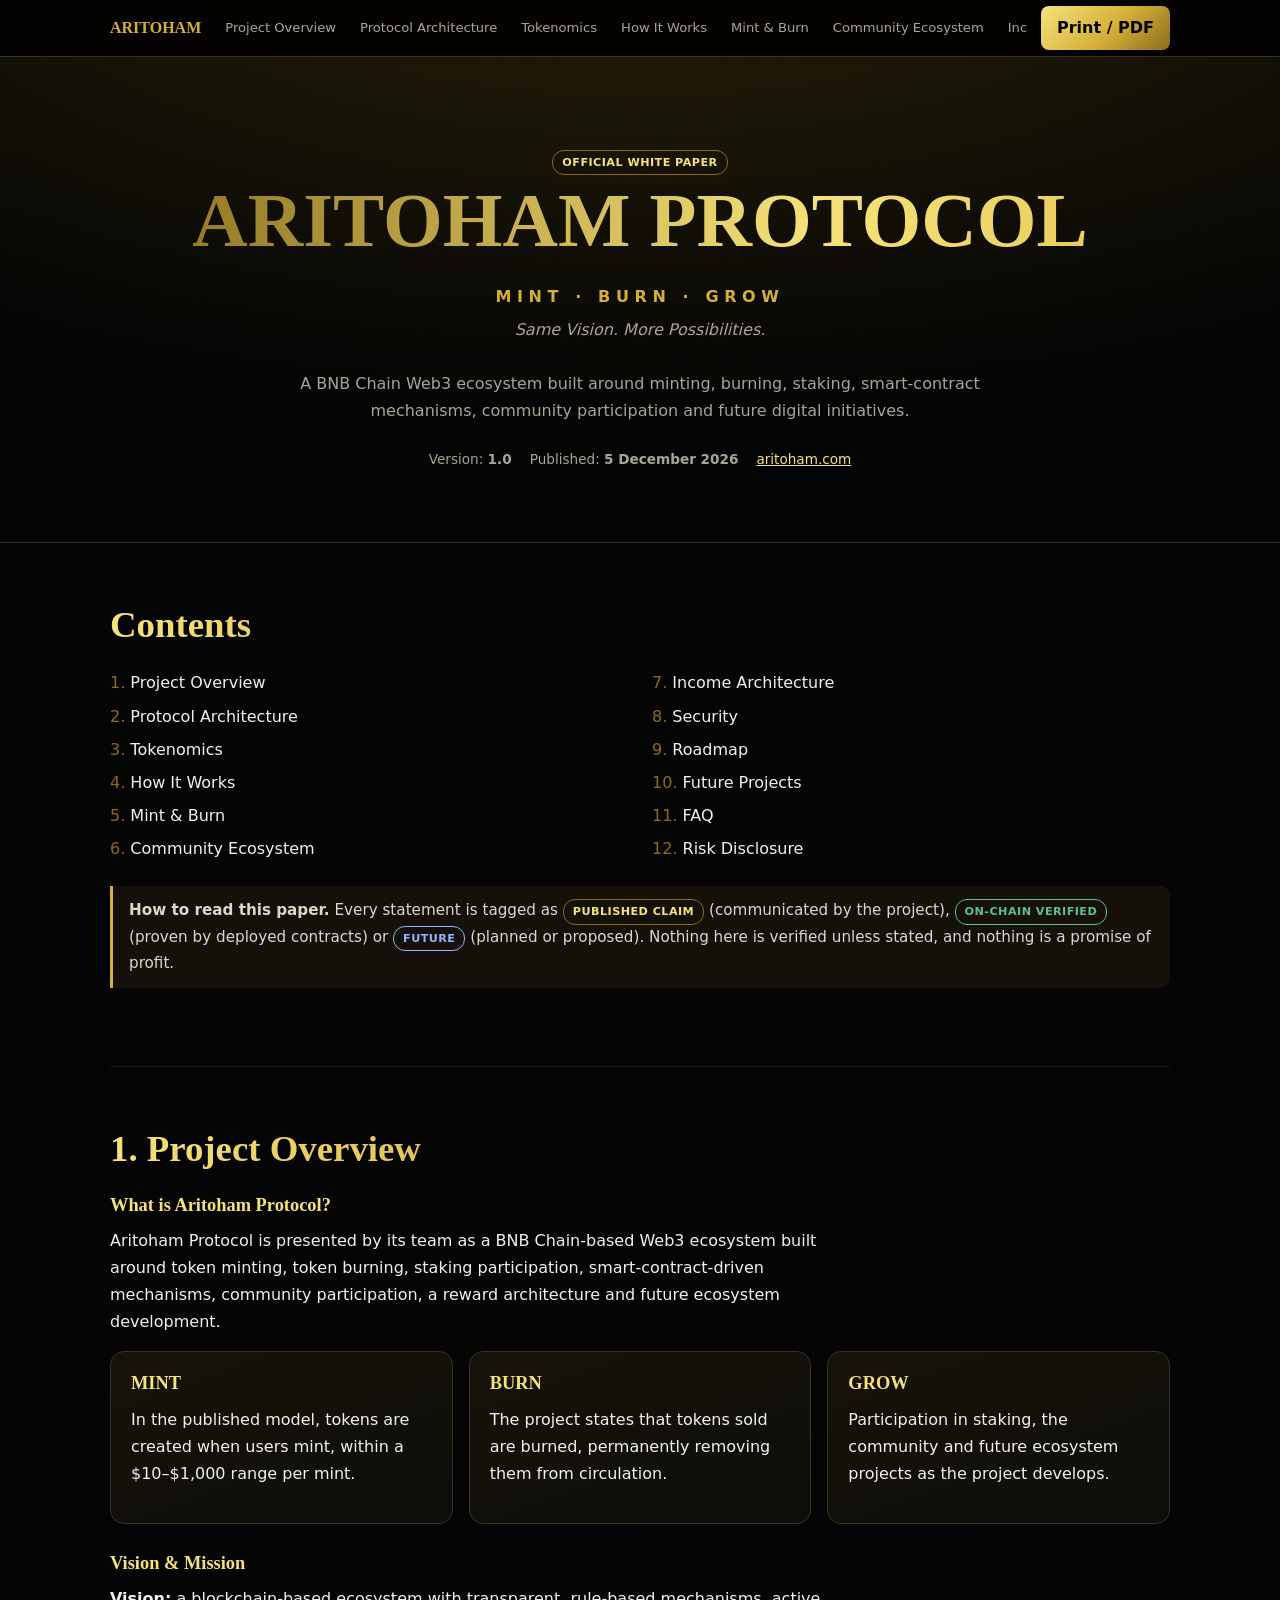
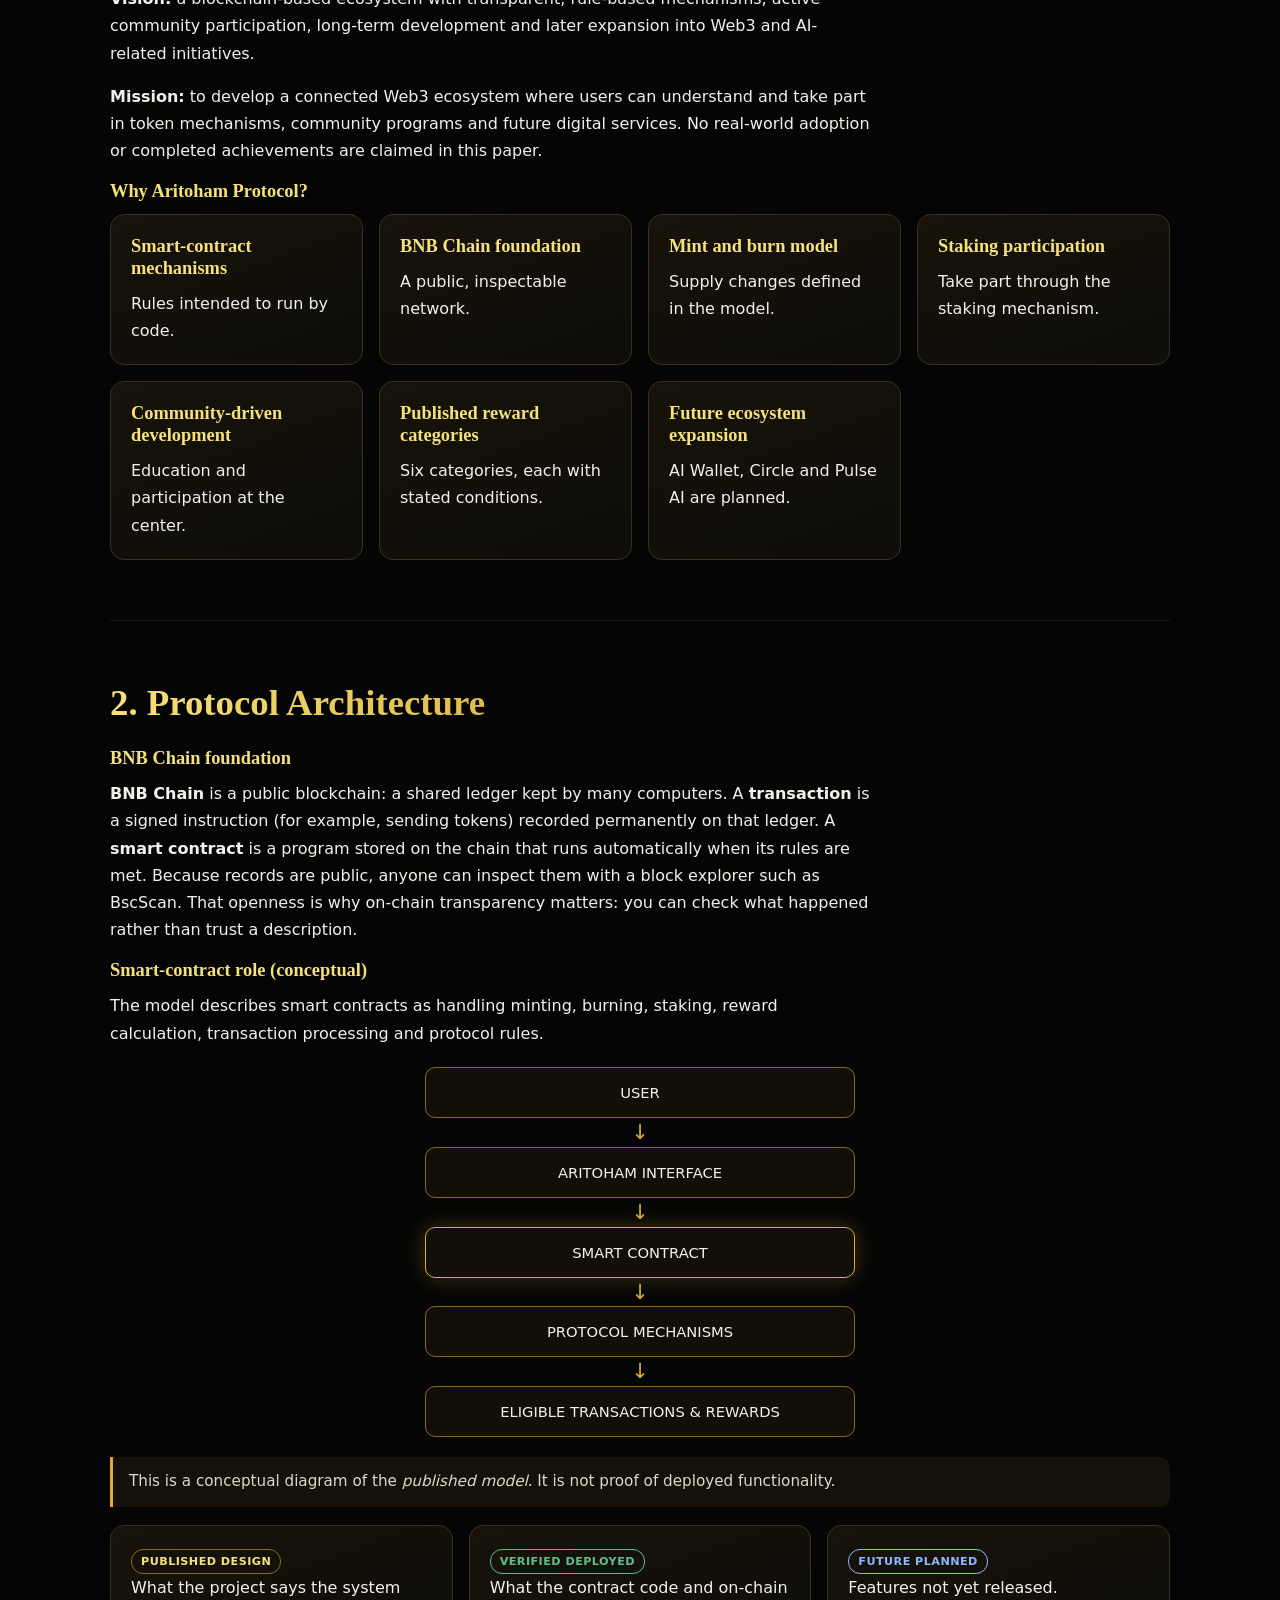
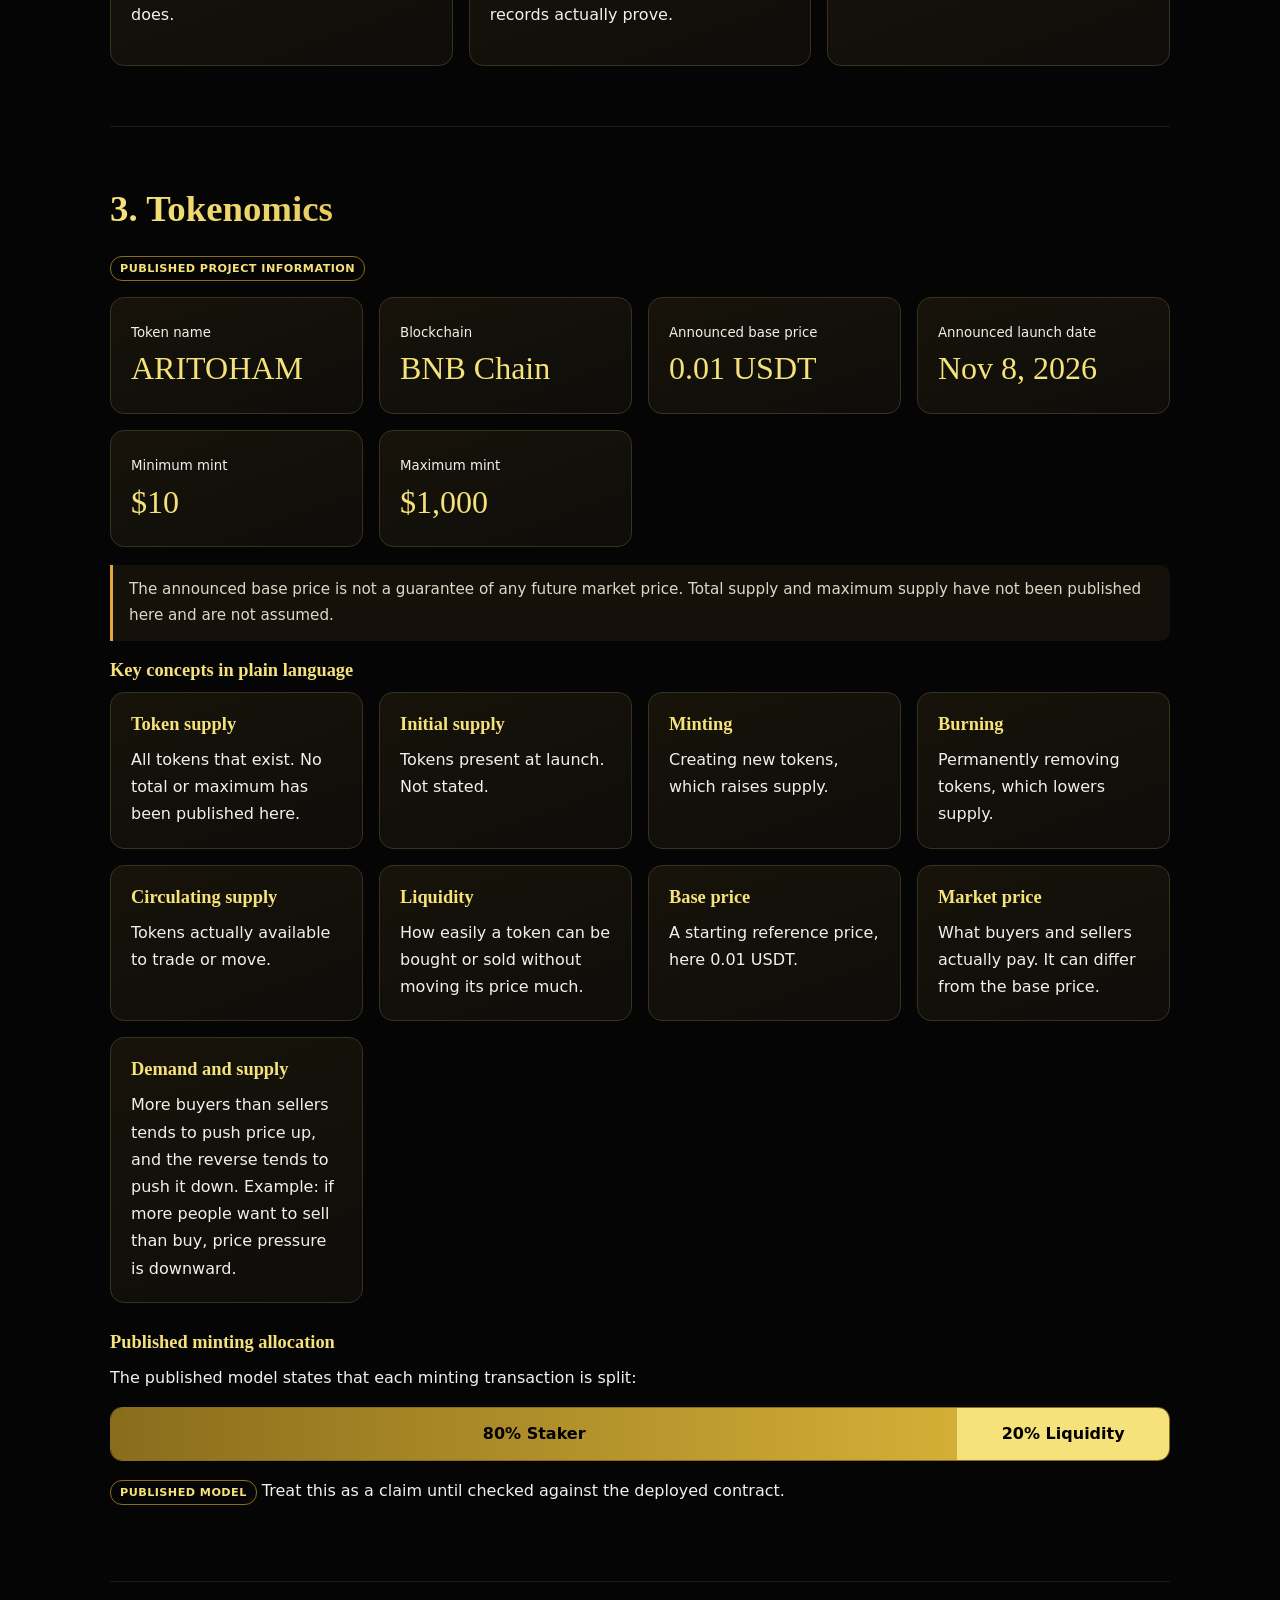
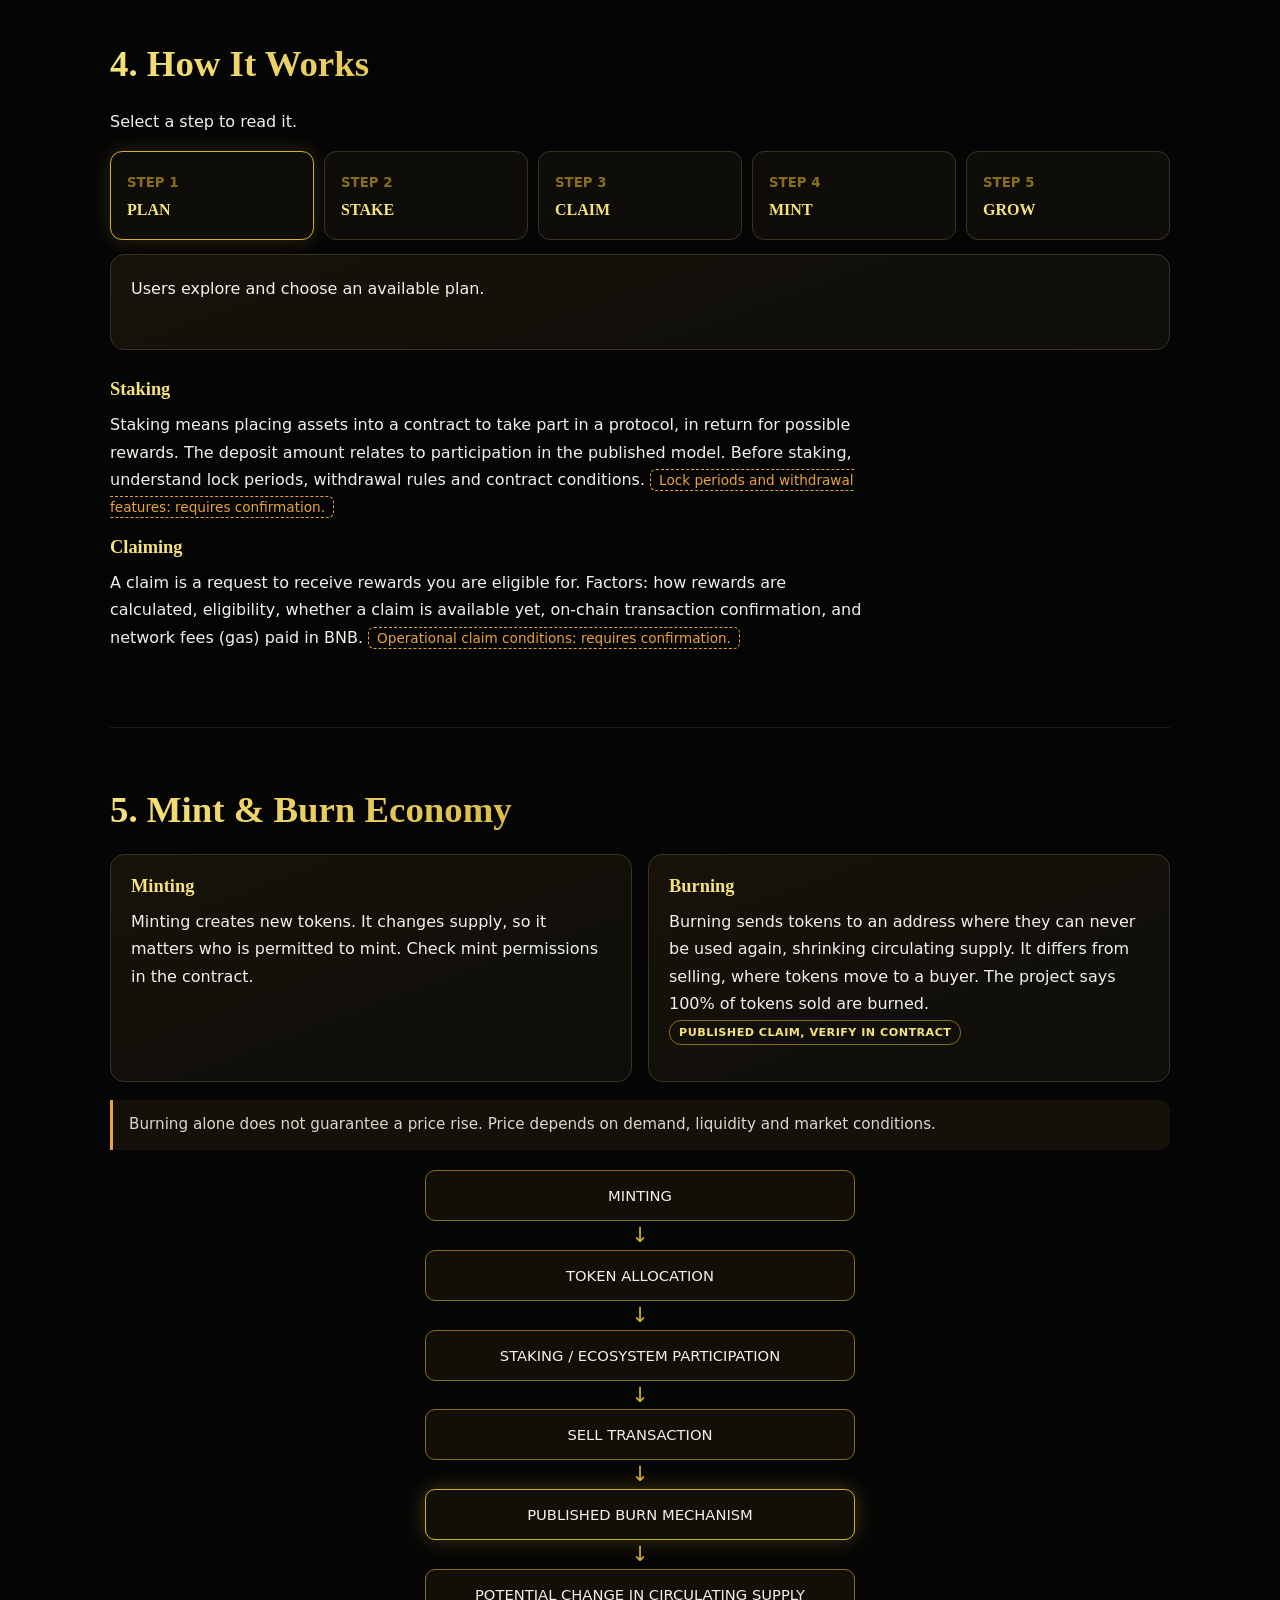
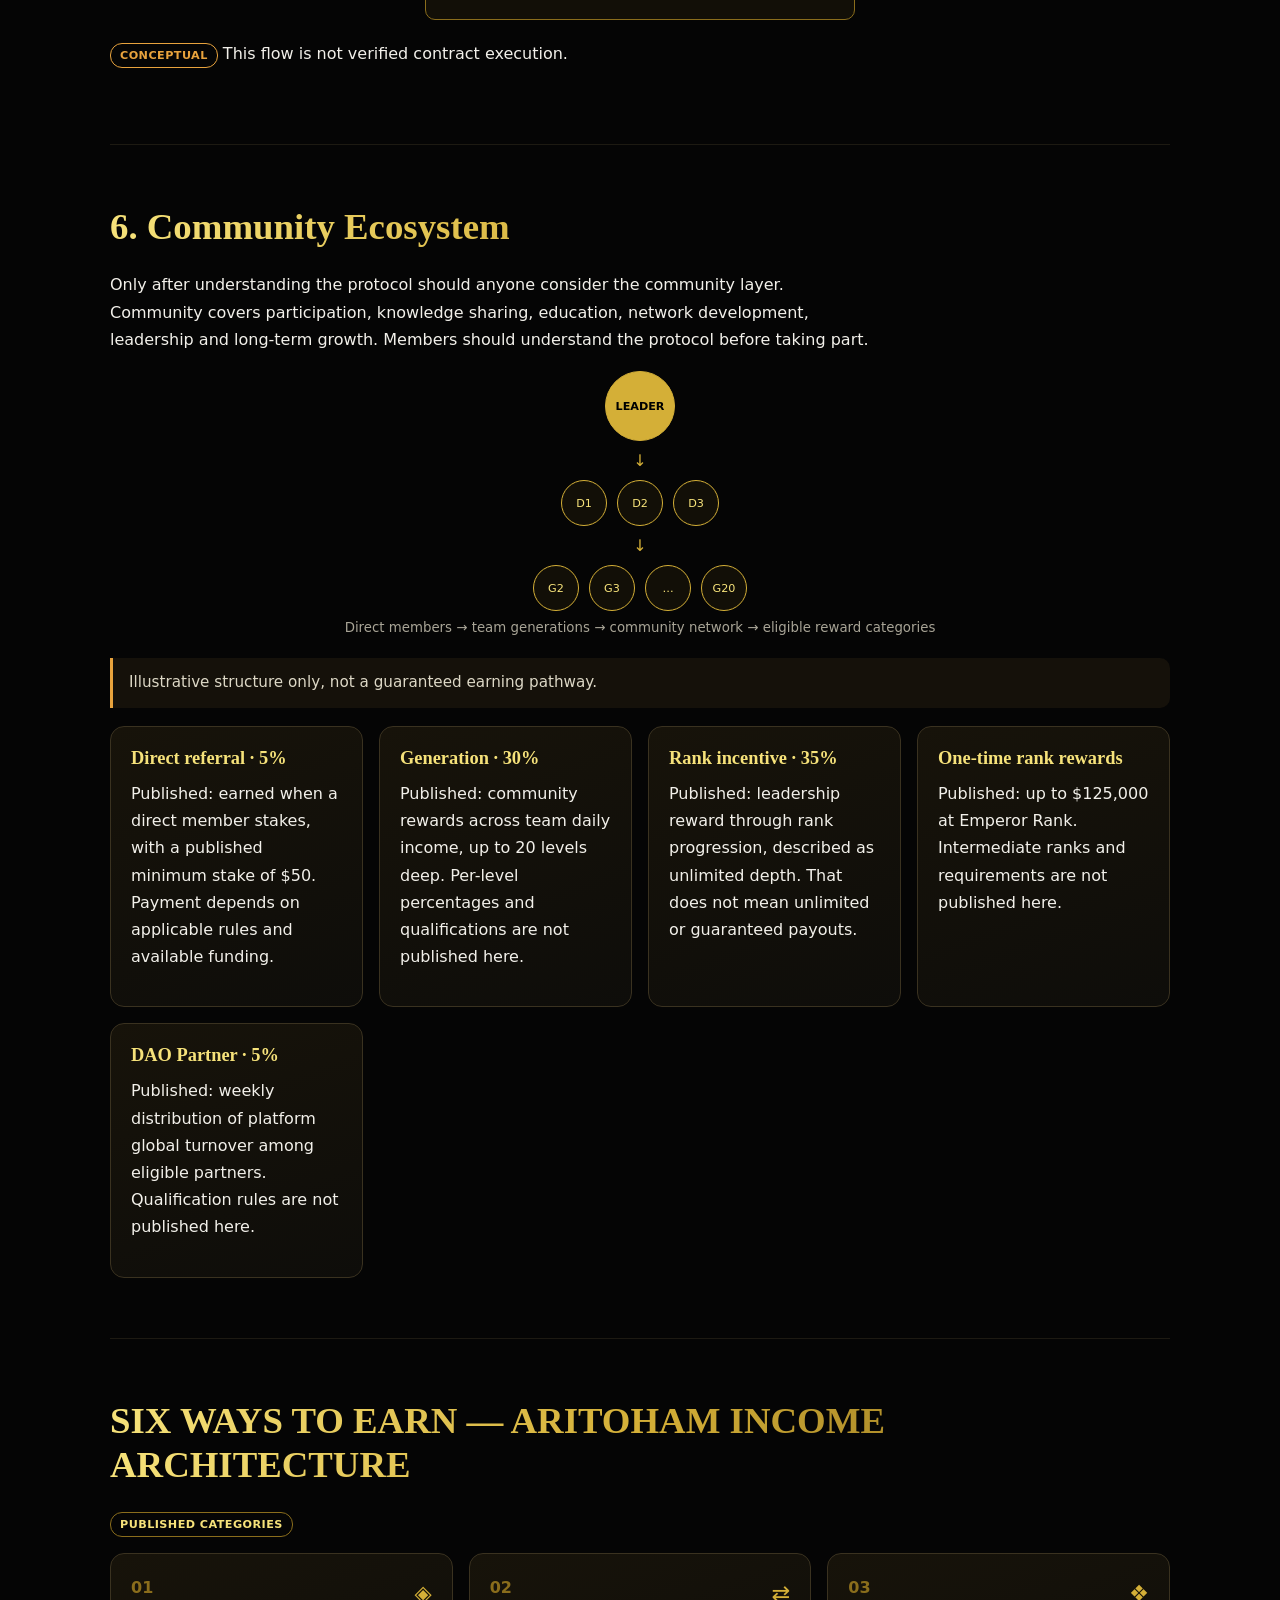
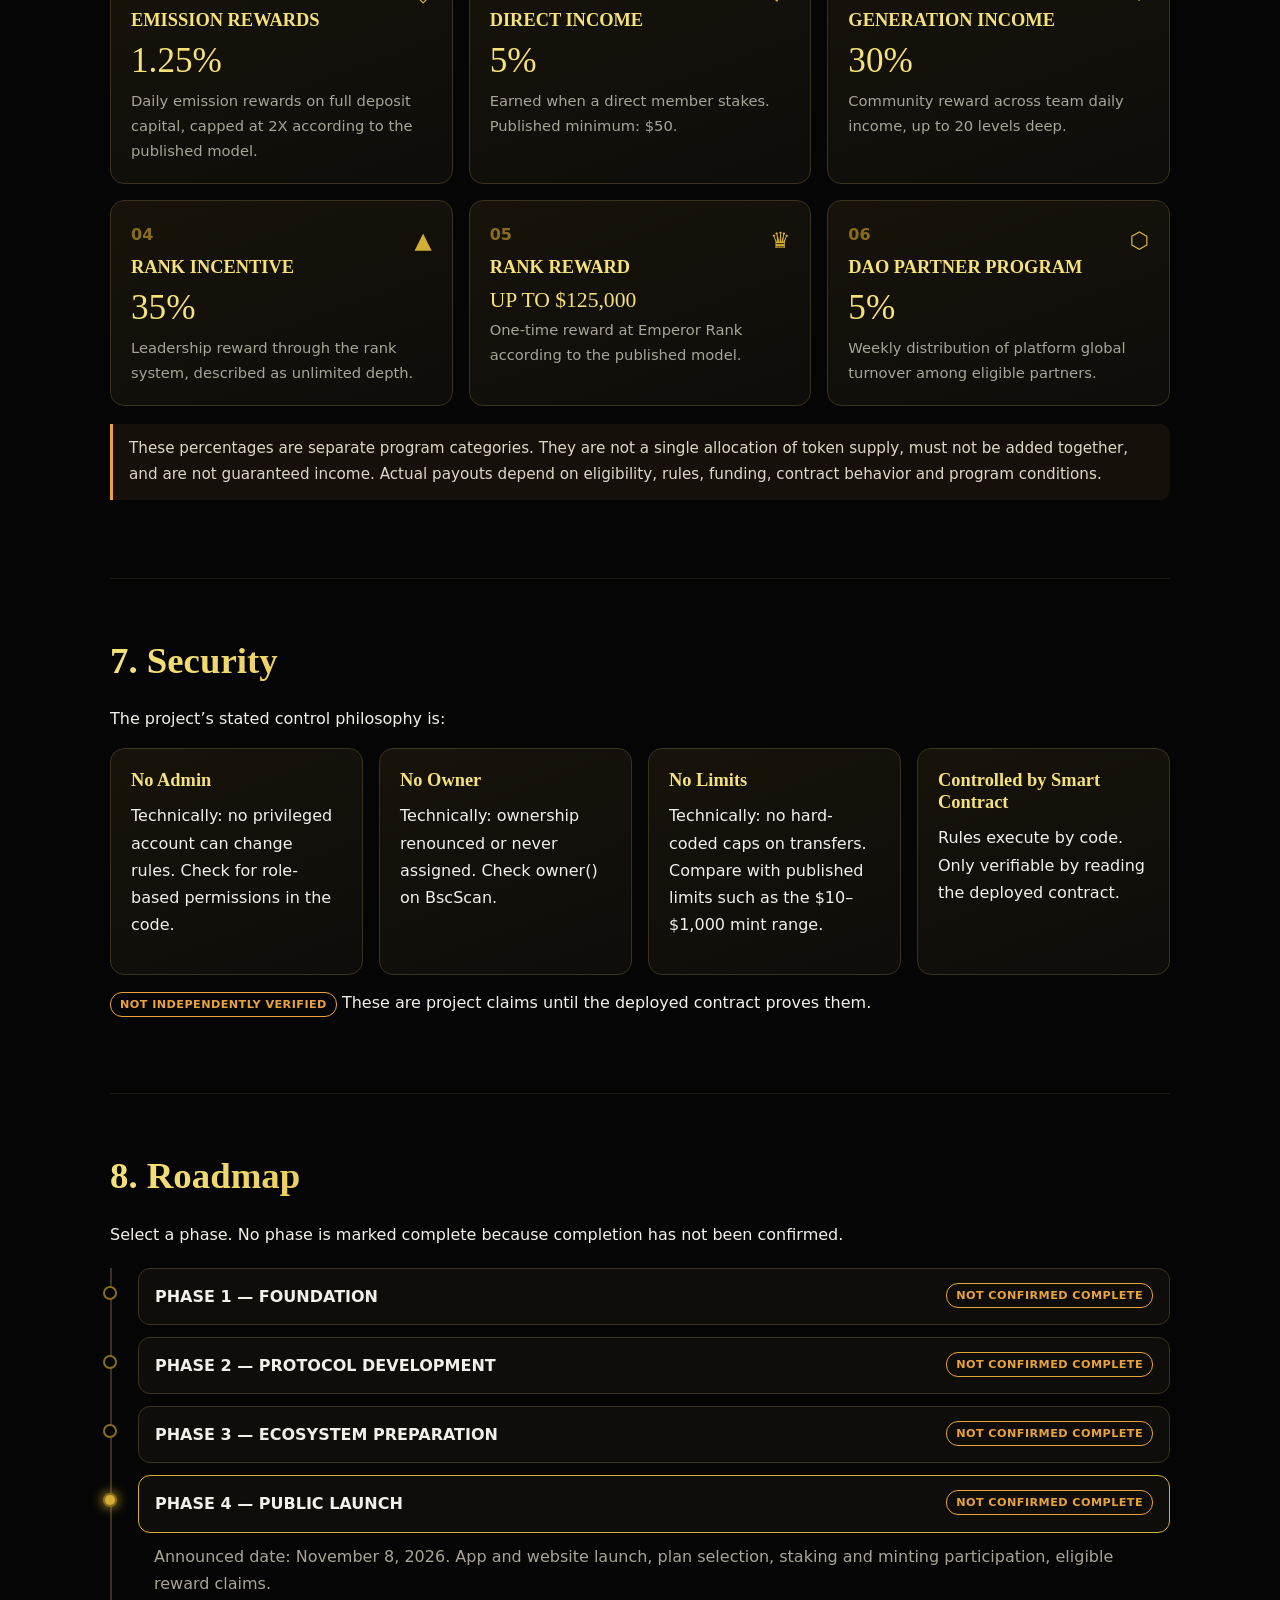
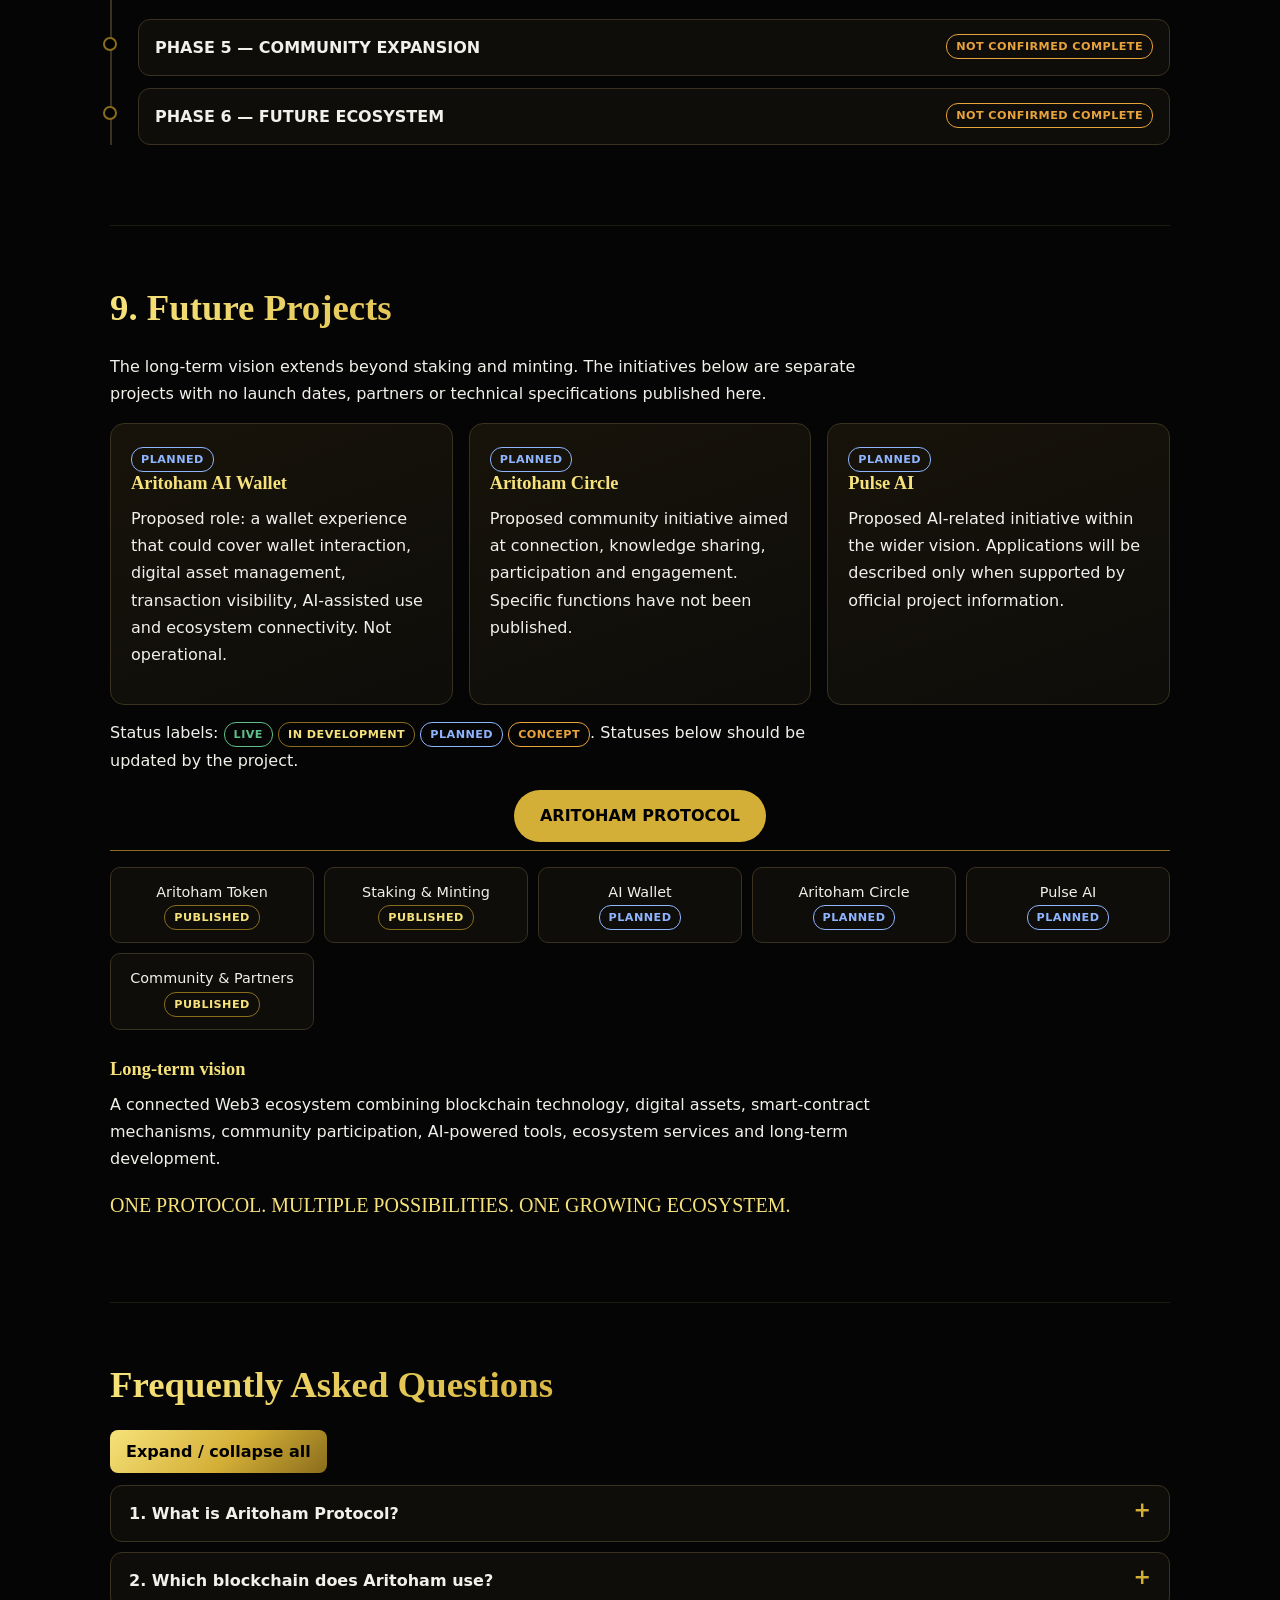
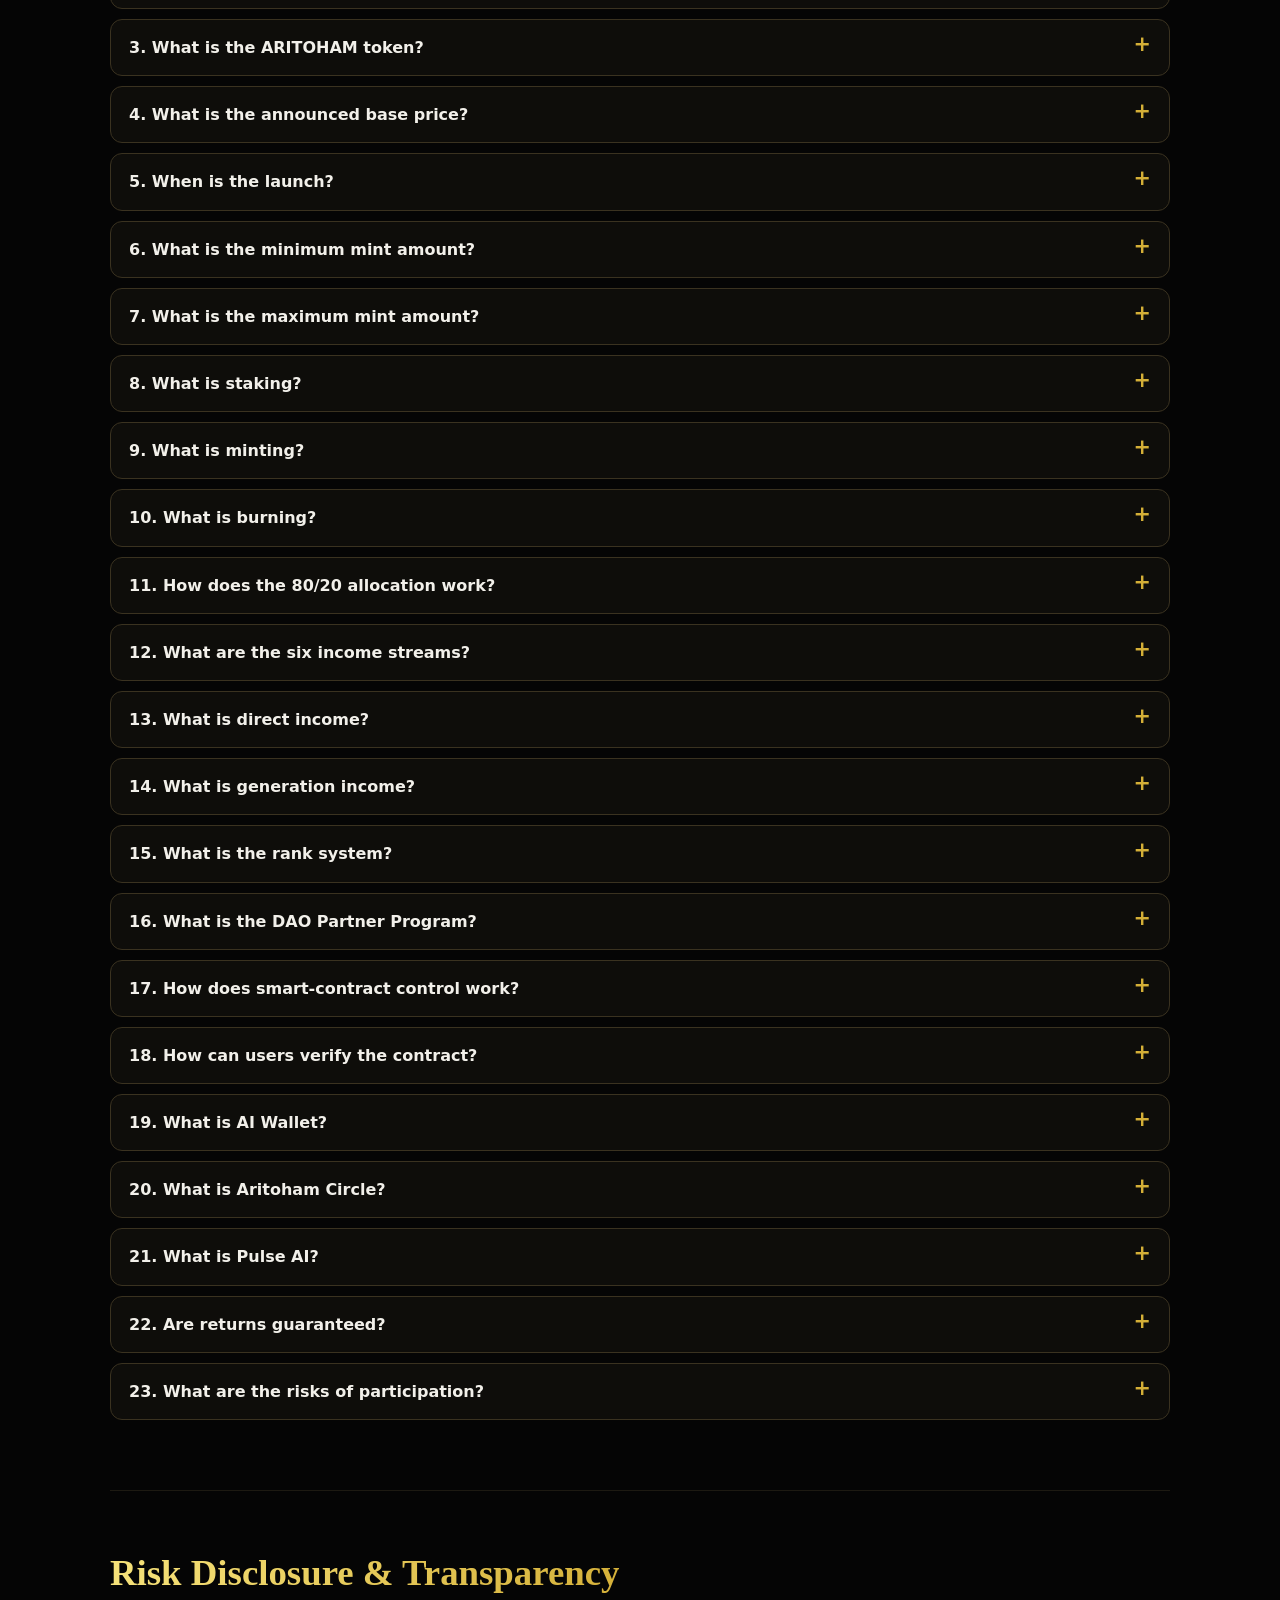
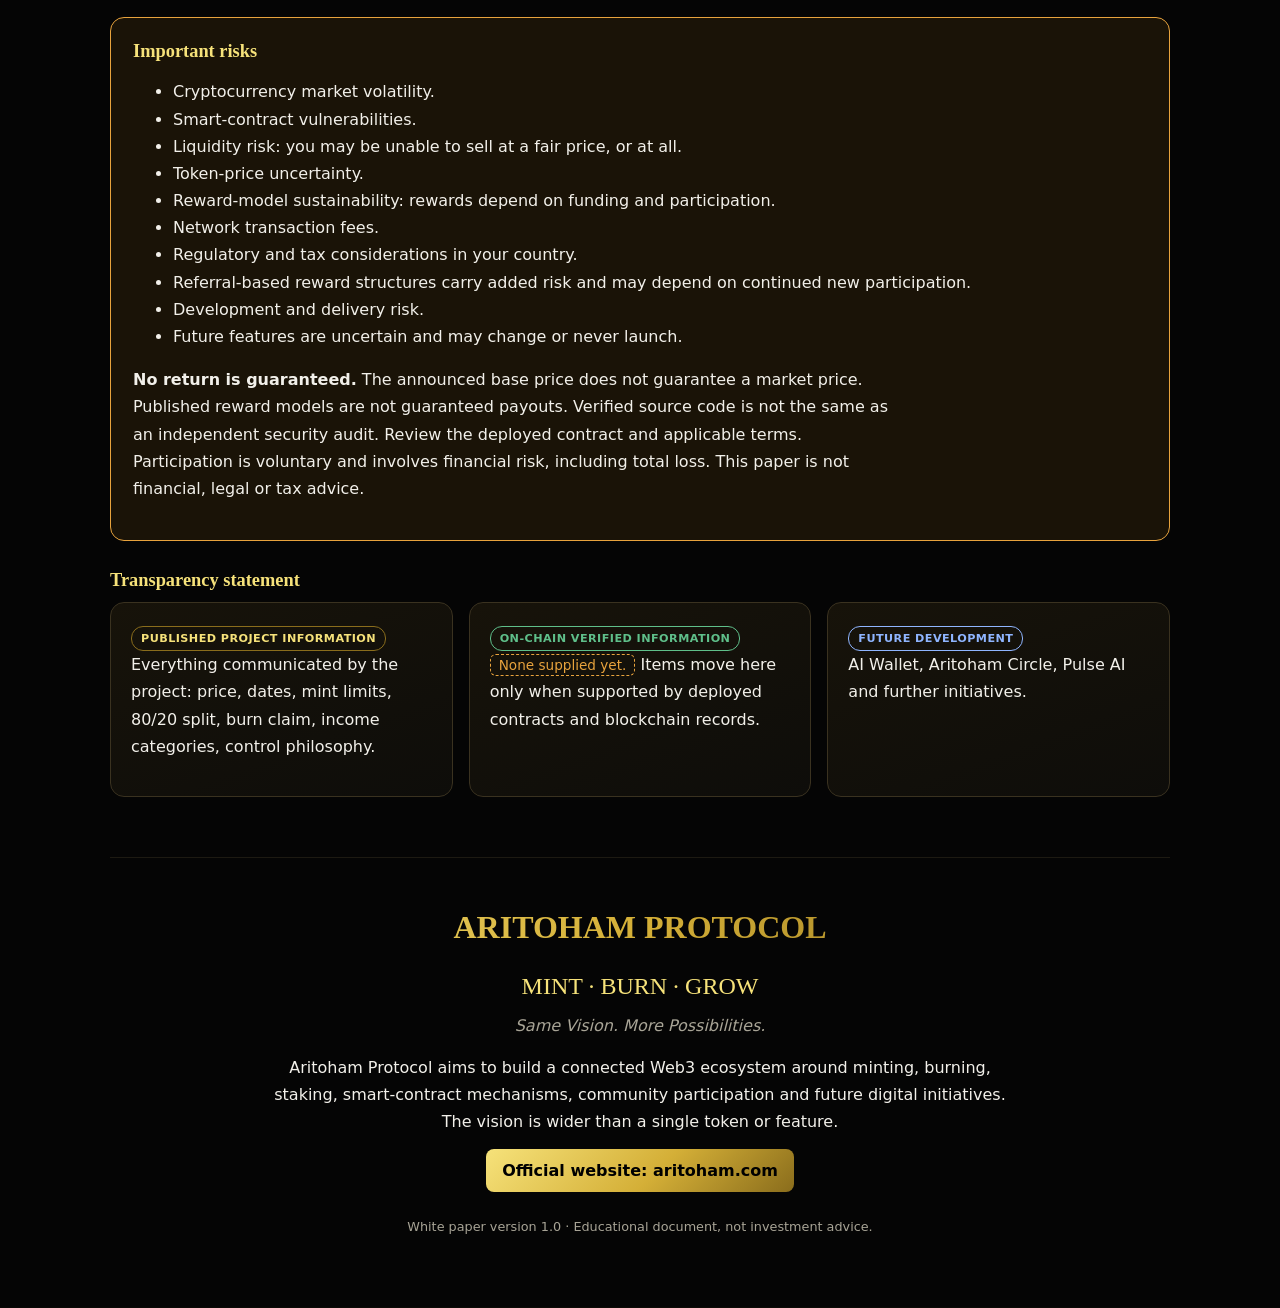
<file: whitepaper.html>
<!DOCTYPE html>
<html lang="en">
  <head>
    <meta charset="utf-8" />
    <meta
      name="viewport"
      content="width=device-width, initial-scale=1, viewport-fit=cover"
    />
    <title>Aritoham Protocol – Official White Paper</title>
    <meta
      name="description"
      content="Official white paper of Aritoham Protocol, a BNB Chain Web3 ecosystem built around minting, burning and staking. Published claims, verification and risks explained."
    />
    <meta name="theme-color" content="#000000" />
    <style>
      :root {
        --bg: #050505;
        --panel: #0e0d0a;
        --line: #3a3220;
        --gold: #d4af37;
        --gold2: #f6e27a;
        --gold3: #8a6d1c;
        --tx: #f2f0ea;
        --mut: #a8a496;
        --warn: #e8a33d;
        --ok: #5fbf8a;
        color-scheme: dark;
        box-sizing: border-box;
        padding-top: env(safe-area-inset-top, 0px);
        padding-bottom: env(safe-area-inset-bottom, 0px);
      }
      html {
        scroll-behavior: smooth;
        scroll-padding-top: calc(70px + env(safe-area-inset-top, 0px));
        background: var(--bg);
      }
      *,
      *:before,
      *:after {
        box-sizing: inherit;
      }
      body {
        margin: 0;
        background: radial-gradient(
            1200px 500px at 50% -100px,
            #2a2208,
            transparent
          ),
          var(--bg);
        color: var(--tx);
        font: 16px/1.7 "Segoe UI", system-ui, -apple-system, Roboto, Arial,
          sans-serif;
      }
      body::before {
        content: "";
        position: fixed;
        inset: 0 0 auto;
        height: env(safe-area-inset-top, 0px);
        background: #000;
        z-index: 60;
      }
      h1,
      h2,
      h3 {
        font-family: Georgia, "Times New Roman", serif;
        line-height: 1.2;
        margin: 0 0 0.6em;
      }
      h2 {
        font-size: clamp(1.6rem, 4vw, 2.3rem);
        background: linear-gradient(
          90deg,
          var(--gold2),
          var(--gold),
          var(--gold3)
        );
        -webkit-background-clip: text;
        background-clip: text;
        color: transparent;
      }
      h3 {
        font-size: 1.15rem;
        color: var(--gold2);
      }
      p {
        margin: 0 0 1em;
        max-width: 75ch;
      }
      a {
        color: var(--gold2);
      }
      .wrap {
        max-width: 1100px;
        margin: auto;
        padding: 0 20px;
      }
      nav {
        position: sticky;
        top: env(safe-area-inset-top, 0px);
        z-index: 50;
        background: #000d;
        backdrop-filter: blur(10px);
        border-bottom: 1px solid var(--line);
      }
      nav .wrap {
        display: flex;
        align-items: center;
        gap: 14px;
        height: 56px;
      }
      .logo {
        font-family: Georgia, serif;
        font-weight: 700;
        color: var(--gold);
        white-space: nowrap;
        text-decoration: none;
      }
      .links {
        display: flex;
        gap: 4px;
        overflow-x: auto;
        scrollbar-width: none;
        flex: 1;
      }
      .links a {
        color: var(--mut);
        text-decoration: none;
        font-size: 0.82rem;
        padding: 6px 10px;
        border-radius: 20px;
        white-space: nowrap;
      }
      .links a:hover,
      .links a.on {
        color: #000;
        background: var(--gold);
      }
      button,
      .btn {
        font: inherit;
        cursor: pointer;
      }
      .btn {
        background: linear-gradient(
          135deg,
          var(--gold2),
          var(--gold) 55%,
          var(--gold3)
        );
        color: #000;
        border: 0;
        border-radius: 8px;
        padding: 8px 16px;
        font-weight: 700;
        white-space: nowrap;
      }
      :focus-visible {
        outline: 2px solid var(--gold2);
        outline-offset: 2px;
      }
      header.hero {
        padding: 90px 0 70px;
        text-align: center;
        border-bottom: 1px solid var(--line);
      }
      .hero h1 {
        font-size: clamp(2.4rem, 8vw, 4.8rem);
        margin: 0;
        background: linear-gradient(
          90deg,
          var(--gold3),
          var(--gold2),
          var(--gold),
          var(--gold3)
        );
        background-size: 200% 100%;
        -webkit-background-clip: text;
        background-clip: text;
        color: transparent;
        animation: sh 7s linear infinite;
      }
      @keyframes sh {
        to {
          background-position: 200% 0;
        }
      }
      .hero .mbg {
        letter-spacing: 0.35em;
        color: var(--gold);
        margin: 16px 0 6px;
        font-weight: 600;
      }
      .hero .tag {
        color: var(--mut);
        font-style: italic;
      }
      .meta {
        display: inline-flex;
        gap: 18px;
        flex-wrap: wrap;
        justify-content: center;
        margin-top: 24px;
        font-size: 0.85rem;
        color: var(--mut);
      }
      section {
        padding: 60px 0;
        border-bottom: 1px solid #1d1a12;
      }
      .grid {
        display: grid;
        gap: 16px;
        grid-template-columns: repeat(auto-fit, minmax(240px, 1fr));
      }
      .g3 {
        grid-template-columns: repeat(3, 1fr);
      }
      @media (max-width: 860px) {
        .g3 {
          grid-template-columns: repeat(2, 1fr);
        }
      }
      @media (max-width: 560px) {
        .g3 {
          grid-template-columns: 1fr;
        }
      }
      .card {
        background: linear-gradient(160deg, #17130a, var(--panel));
        border: 1px solid var(--line);
        border-radius: 14px;
        padding: 20px;
      }
      .card:hover {
        border-color: var(--gold);
      }
      .card .big {
        font-family: Georgia, serif;
        font-size: 2rem;
        color: var(--gold2);
        line-height: 1.1;
        margin: 0.2em 0;
      }
      .card .no {
        color: var(--gold3);
        font-weight: 700;
      }
      .badge {
        display: inline-block;
        font-size: 0.7rem;
        font-weight: 700;
        padding: 2px 9px;
        border-radius: 12px;
        border: 1px solid;
        letter-spacing: 0.04em;
      }
      .b-pub {
        color: var(--gold2);
        border-color: var(--gold3);
      }
      .b-ver {
        color: var(--ok);
        border-color: var(--ok);
      }
      .b-fut {
        color: #8fb5ff;
        border-color: #8fb5ff;
      }
      .b-warn {
        color: var(--warn);
        border-color: var(--warn);
      }
      .note {
        border-left: 3px solid var(--gold);
        background: #15110a;
        padding: 12px 16px;
        border-radius: 0 10px 10px 0;
        margin: 18px 0;
        color: #ddd8c6;
        font-size: 0.95rem;
      }
      .note.warn {
        border-color: var(--warn);
      }
      table {
        width: 100%;
        border-collapse: collapse;
        margin: 14px 0;
      }
      th,
      td {
        text-align: left;
        padding: 11px 14px;
        border-bottom: 1px solid var(--line);
      }
      th {
        color: var(--gold);
        font-weight: 600;
      }
      .scroll {
        overflow-x: auto;
      }
      .flow {
        display: flex;
        flex-direction: column;
        align-items: center;
        gap: 0;
        margin: 20px 0;
      }
      .flow .n {
        width: min(100%, 430px);
        text-align: center;
        padding: 12px;
        border: 1px solid var(--gold3);
        border-radius: 10px;
        background: #120f07;
        font-size: 0.92rem;
      }
      .flow .ar {
        color: var(--gold);
        line-height: 1.1;
        font-size: 1.3rem;
        padding: 3px 0;
      }
      .flow .n.act {
        box-shadow: 0 0 22px #d4af3744;
        border-color: var(--gold);
      }
      .steps {
        display: grid;
        grid-template-columns: repeat(5, 1fr);
        gap: 10px;
        position: relative;
        counter-reset: s;
      }
      @media (max-width: 860px) {
        .steps {
          grid-template-columns: 1fr;
        }
      }
      .step {
        background: var(--panel);
        border: 1px solid var(--line);
        border-radius: 12px;
        padding: 16px;
        cursor: pointer;
        text-align: left;
        color: var(--tx);
      }
      .step b {
        color: var(--gold2);
        display: block;
        font-family: Georgia, serif;
      }
      .step small {
        color: var(--gold3);
        font-weight: 700;
      }
      .step.on {
        border-color: var(--gold);
        box-shadow: 0 0 20px #d4af3733;
      }
      #stepTxt {
        min-height: 3.4em;
      }
      .bar {
        display: flex;
        height: 54px;
        border-radius: 12px;
        overflow: hidden;
        border: 1px solid var(--gold3);
        font-weight: 700;
        margin: 16px 0;
      }
      .bar div {
        display: flex;
        align-items: center;
        justify-content: center;
        color: #000;
      }
      .bar .a {
        width: 80%;
        background: linear-gradient(90deg, var(--gold3), var(--gold));
      }
      .bar .b {
        width: 20%;
        background: var(--gold2);
      }
      .tree {
        display: flex;
        flex-direction: column;
        align-items: center;
        gap: 6px;
        margin: 18px 0;
      }
      .tree .row {
        display: flex;
        gap: 10px;
        justify-content: center;
        flex-wrap: wrap;
      }
      .dot {
        width: 46px;
        height: 46px;
        border-radius: 50%;
        border: 1px solid var(--gold);
        display: flex;
        align-items: center;
        justify-content: center;
        font-size: 0.7rem;
        color: var(--gold2);
        background: #120f07;
      }
      .dot.top {
        width: 70px;
        height: 70px;
        background: var(--gold);
        color: #000;
        font-weight: 700;
      }
      .ph {
        border: 1px dashed var(--warn);
        color: var(--warn);
        padding: 2px 8px;
        border-radius: 6px;
        font-size: 0.85rem;
      }
      .road {
        position: relative;
        margin: 20px 0;
        padding-left: 26px;
        border-left: 2px solid var(--line);
      }
      .ph-item {
        position: relative;
        margin-bottom: 12px;
      }
      .ph-item::before {
        content: "";
        position: absolute;
        left: -35px;
        top: 18px;
        width: 14px;
        height: 14px;
        border-radius: 50%;
        background: #000;
        border: 2px solid var(--gold3);
      }
      .ph-item.on::before {
        background: var(--gold);
        box-shadow: 0 0 12px var(--gold);
      }
      .ph-item button {
        width: 100%;
        text-align: left;
        background: var(--panel);
        border: 1px solid var(--line);
        color: var(--tx);
        padding: 14px 16px;
        border-radius: 12px;
        display: flex;
        justify-content: space-between;
        gap: 10px;
      }
      .ph-item.on button {
        border-color: var(--gold);
      }
      .ph-item .body {
        display: none;
        padding: 10px 16px;
        color: var(--mut);
      }
      .ph-item.on .body {
        display: block;
      }
      .acc {
        border: 1px solid var(--line);
        border-radius: 12px;
        margin-bottom: 10px;
        background: var(--panel);
        overflow: hidden;
      }
      .acc button {
        width: 100%;
        text-align: left;
        background: none;
        border: 0;
        color: var(--tx);
        padding: 14px 18px;
        display: flex;
        justify-content: space-between;
        gap: 12px;
        font-weight: 600;
      }
      .acc button::after {
        content: "+";
        color: var(--gold);
        font-size: 1.3rem;
        line-height: 1;
      }
      .acc.open button::after {
        content: "–";
      }
      .acc .ans {
        display: none;
        padding: 0 18px 14px;
        color: #d6d2c3;
      }
      .acc.open .ans {
        display: block;
      }
      .toc {
        columns: 2 260px;
        gap: 24px;
        padding: 0;
        list-style: none;
        counter-reset: t;
      }
      .toc li {
        counter-increment: t;
        margin-bottom: 6px;
      }
      .toc a {
        text-decoration: none;
        color: var(--tx);
      }
      .toc a::before {
        content: counter(t) ". ";
        color: var(--gold3);
      }
      .toc a:hover {
        color: var(--gold2);
      }
      .chk label {
        display: block;
        padding: 6px 0;
        color: #d6d2c3;
      }
      .risk {
        border: 1px solid var(--warn);
        background: #1a1307;
        border-radius: 14px;
        padding: 22px;
      }
      .eco {
        display: flex;
        flex-direction: column;
        align-items: center;
        gap: 8px;
      }
      .eco .core {
        background: var(--gold);
        color: #000;
        font-weight: 700;
        padding: 12px 26px;
        border-radius: 30px;
      }
      .eco .kids {
        display: grid;
        gap: 10px;
        grid-template-columns: repeat(auto-fit, minmax(170px, 1fr));
        width: 100%;
        border-top: 1px solid var(--gold3);
        padding-top: 16px;
      }
      .kid {
        border: 1px solid var(--line);
        border-radius: 10px;
        padding: 12px;
        text-align: center;
        background: var(--panel);
        font-size: 0.9rem;
      }
      footer {
        padding: 50px 0 70px;
        text-align: center;
      }
      footer .fin {
        font-family: Georgia, serif;
        font-size: clamp(1rem, 3vw, 1.5rem);
        color: var(--gold2);
      }
      @media (prefers-reduced-motion: reduce) {
        * {
          animation: none !important;
          scroll-behavior: auto !important;
        }
      }
      @media print {
        body {
          background: #fff;
          color: #000;
        }
        nav,
        .noprint {
          display: none;
        }
        h2,
        .hero h1 {
          color: #8a6d1c;
          background: none;
        }
        .card,
        .acc,
        .note,
        .risk {
          background: #fff;
          border-color: #999;
          color: #000;
        }
        .acc .ans,
        .ph-item .body {
          display: block !important;
          color: #000;
        }
        section {
          break-inside: avoid-page;
          padding: 24px 0;
        }
        p,
        td,
        th,
        .card .big,
        h3,
        .flow .n,
        .step b {
          color: #000;
        }
        body::before {
          display: none;
        }
      }
    </style>
  </head>
  <body>
    <nav aria-label="Primary">
      <div class="wrap">
        <a class="logo" href="#top">ARITOHAM</a>
        <div class="links" id="links"></div>
        <button class="btn noprint" onclick="window.print()">
          Print / PDF
        </button>
      </div>
    </nav>

    <header class="hero" id="top">
      <div class="wrap">
        <span class="badge b-pub">OFFICIAL WHITE PAPER</span>
        <h1>ARITOHAM PROTOCOL</h1>
        <div class="mbg">MINT · BURN · GROW</div>
        <div class="tag">Same Vision. More Possibilities.</div>
        <p style="margin: 26px auto 0; color: var(--mut)">
          A BNB Chain Web3 ecosystem built around minting, burning, staking,
          smart-contract mechanisms, community participation and future digital
          initiatives.
        </p>
        <div class="meta">
          <span>Version: <b id="ver">1.0</b></span
          ><span
            >Published: <b id="pub">[Publication date – update here]</b></span
          ><a href="index.html" rel="noopener">aritoham.com</a>
        </div>
      </div>
    </header>

    <main class="wrap">
      <section id="toc">
        <h2>Contents</h2>
        <ol class="toc" id="tocList"></ol>
        <div class="note">
          <b>How to read this paper.</b> Every statement is tagged as
          <span class="badge b-pub">PUBLISHED CLAIM</span> (communicated by the
          project), <span class="badge b-ver">ON-CHAIN VERIFIED</span> (proven
          by deployed contracts) or
          <span class="badge b-fut">FUTURE</span> (planned or proposed). Nothing
          here is verified unless stated, and nothing is a promise of profit.
        </div>
      </section>

      <section id="overview">
        <h2>1. Project Overview</h2>
        <h3>What is Aritoham Protocol?</h3>
        <p>
          Aritoham Protocol is presented by its team as a BNB Chain-based Web3
          ecosystem built around token minting, token burning, staking
          participation, smart-contract-driven mechanisms, community
          participation, a reward architecture and future ecosystem development.
        </p>
        <div class="grid">
          <div class="card">
            <h3>MINT</h3>
            <p>
              In the published model, tokens are created when users mint, within
              a $10–$1,000 range per mint.
            </p>
          </div>
          <div class="card">
            <h3>BURN</h3>
            <p>
              The project states that tokens sold are burned, permanently
              removing them from circulation.
            </p>
          </div>
          <div class="card">
            <h3>GROW</h3>
            <p>
              Participation in staking, the community and future ecosystem
              projects as the project develops.
            </p>
          </div>
        </div>
        <h3 style="margin-top: 28px">Vision &amp; Mission</h3>
        <p>
          <b>Vision:</b> a blockchain-based ecosystem with transparent,
          rule-based mechanisms, active community participation, long-term
          development and later expansion into Web3 and AI-related initiatives.
        </p>
        <p>
          <b>Mission:</b> to develop a connected Web3 ecosystem where users can
          understand and take part in token mechanisms, community programs and
          future digital services. No real-world adoption or completed
          achievements are claimed in this paper.
        </p>
        <h3>Why Aritoham Protocol?</h3>
        <div class="grid" id="why"></div>
      </section>

      <section id="architecture">
        <h2>2. Protocol Architecture</h2>
        <h3>BNB Chain foundation</h3>
        <p>
          <b>BNB Chain</b> is a public blockchain: a shared ledger kept by many
          computers. A <b>transaction</b> is a signed instruction (for example,
          sending tokens) recorded permanently on that ledger. A
          <b>smart contract</b> is a program stored on the chain that runs
          automatically when its rules are met. Because records are public,
          anyone can inspect them with a block explorer such as BscScan. That
          openness is why on-chain transparency matters: you can check what
          happened rather than trust a description.
        </p>
        <h3>Smart-contract role (conceptual)</h3>
        <p>
          The model describes smart contracts as handling minting, burning,
          staking, reward calculation, transaction processing and protocol
          rules.
        </p>
        <div class="flow">
          <div class="n">USER</div>
          <div class="ar">↓</div>
          <div class="n">ARITOHAM INTERFACE</div>
          <div class="ar">↓</div>
          <div class="n act">SMART CONTRACT</div>
          <div class="ar">↓</div>
          <div class="n">PROTOCOL MECHANISMS</div>
          <div class="ar">↓</div>
          <div class="n">ELIGIBLE TRANSACTIONS &amp; REWARDS</div>
        </div>
        <div class="note warn">
          This is a conceptual diagram of the <i>published model</i>. It is not
          proof of deployed functionality.
        </div>
        <div class="grid">
          <div class="card">
            <span class="badge b-pub">PUBLISHED DESIGN</span>
            <p>What the project says the system does.</p>
          </div>
          <div class="card">
            <span class="badge b-ver">VERIFIED DEPLOYED</span>
            <p>What the contract code and on-chain records actually prove.</p>
          </div>
          <div class="card">
            <span class="badge b-fut">FUTURE PLANNED</span>
            <p>Features not yet released.</p>
          </div>
        </div>

        <!-- smart contract address  -->

        <!-- <h3 style="margin-top: 28px">Transparency &amp; verification</h3>
        <p>
          Look up the contract on BscScan, read the verified source code, and
          review transactions. The fields below are placeholders until the
          project supplies official values. Nothing has been invented.
        </p>
        <div class="scroll">
          <table>
            <tr>
              <th>Item</th>
              <th>Value</th>
            </tr>
            <tr>
              <td>Official contract address</td>
              <td><span class="ph">[to be provided by project]</span></td>
            </tr>
            <tr>
              <td>Token contract address</td>
              <td><span class="ph">[to be provided by project]</span></td>
            </tr>
            <tr>
              <td>Staking contract address (if separate)</td>
              <td><span class="ph">[to be provided by project]</span></td>
            </tr>
            <tr>
              <td>Verified source-code link</td>
              <td><span class="ph">[to be provided by project]</span></td>
            </tr>
            <tr>
              <td>Transaction explorer</td>
              <td><span class="ph">[BscScan link to be provided]</span></td>
            </tr>
            <tr>
              <td>Independent audit report</td>
              <td><span class="ph">[if available]</span></td>
            </tr>
          </table>
        </div> -->
      </section>

      <section id="tokenomics">
        <h2>3. Tokenomics</h2>
        <p><span class="badge b-pub">PUBLISHED PROJECT INFORMATION</span></p>
        <div class="grid">
          <div class="card">
            <small>Token name</small>
            <div class="big">ARITOHAM</div>
          </div>
          <div class="card">
            <small>Blockchain</small>
            <div class="big">BNB Chain</div>
          </div>
          <div class="card">
            <small>Announced base price</small>
            <div class="big">0.01 USDT</div>
          </div>
          <div class="card">
            <small>Announced launch date</small>
            <div class="big">Nov 8, 2026</div>
          </div>
          <div class="card">
            <small>Minimum mint</small>
            <div class="big">$10</div>
          </div>
          <div class="card">
            <small>Maximum mint</small>
            <div class="big">$1,000</div>
          </div>
        </div>
        <div class="note warn">
          The announced base price is not a guarantee of any future market
          price. Total supply and maximum supply have not been published here
          and are not assumed.
        </div>
        <h3>Key concepts in plain language</h3>
        <div class="grid" id="concepts"></div>
        <h3 style="margin-top: 28px">Published minting allocation</h3>
        <p>
          The published model states that each minting transaction is split:
        </p>
        <div
          class="bar"
          role="img"
          aria-label="80 percent to staker, 20 percent to liquidity support"
        >
          <div class="a">80% Staker</div>
          <div class="b">20% Liquidity</div>
        </div>
        <p>
          <span class="badge b-pub">PUBLISHED MODEL</span> Treat this as a claim
          until checked against the deployed contract.
        </p>
      </section>

      <section id="how">
        <h2>4. How It Works</h2>
        <p>Select a step to read it.</p>
        <div class="steps" id="steps"></div>
        <div class="card" style="margin-top: 14px">
          <p id="stepTxt" style="margin: 0"></p>
        </div>
        <h3 style="margin-top: 28px">Staking</h3>
        <p>
          Staking means placing assets into a contract to take part in a
          protocol, in return for possible rewards. The deposit amount relates
          to participation in the published model. Before staking, understand
          lock periods, withdrawal rules and contract conditions.
          <span class="ph"
            >Lock periods and withdrawal features: requires confirmation.</span
          >
        </p>
        <h3>Claiming</h3>
        <p>
          A claim is a request to receive rewards you are eligible for. Factors:
          how rewards are calculated, eligibility, whether a claim is available
          yet, on-chain transaction confirmation, and network fees (gas) paid in
          BNB.
          <span class="ph"
            >Operational claim conditions: requires confirmation.</span
          >
        </p>
      </section>

      <section id="mintburn">
        <h2>5. Mint &amp; Burn Economy</h2>
        <div class="grid">
          <div class="card">
            <h3>Minting</h3>
            <p>
              Minting creates new tokens. It changes supply, so it matters who
              is permitted to mint. Check mint permissions in the contract.
            </p>
          </div>
          <div class="card">
            <h3>Burning</h3>
            <p>
              Burning sends tokens to an address where they can never be used
              again, shrinking circulating supply. It differs from selling,
              where tokens move to a buyer. The project says 100% of tokens sold
              are burned.
              <span class="badge b-pub"
                >PUBLISHED CLAIM, VERIFY IN CONTRACT</span
              >
            </p>
          </div>
        </div>
        <div class="note warn">
          Burning alone does not guarantee a price rise. Price depends on
          demand, liquidity and market conditions.
        </div>
        <div class="flow">
          <div class="n">MINTING</div>
          <div class="ar">↓</div>
          <div class="n">TOKEN ALLOCATION</div>
          <div class="ar">↓</div>
          <div class="n">STAKING / ECOSYSTEM PARTICIPATION</div>
          <div class="ar">↓</div>
          <div class="n">SELL TRANSACTION</div>
          <div class="ar">↓</div>
          <div class="n act">PUBLISHED BURN MECHANISM</div>
          <div class="ar">↓</div>
          <div class="n">POTENTIAL CHANGE IN CIRCULATING SUPPLY</div>
        </div>
        <p>
          <span class="badge b-warn">CONCEPTUAL</span> This flow is not verified
          contract execution.
        </p>
      </section>

      <section id="community">
        <h2>6. Community Ecosystem</h2>
        <p>
          Only after understanding the protocol should anyone consider the
          community layer. Community covers participation, knowledge sharing,
          education, network development, leadership and long-term growth.
          Members should understand the protocol before taking part.
        </p>
        <div class="tree" aria-label="Illustrative community structure">
          <div class="dot top">LEADER</div>
          <div style="color: var(--gold)">↓</div>
          <div class="row">
            <div class="dot">D1</div>
            <div class="dot">D2</div>
            <div class="dot">D3</div>
          </div>
          <div style="color: var(--gold)">↓</div>
          <div class="row">
            <div class="dot">G2</div>
            <div class="dot">G3</div>
            <div class="dot">…</div>
            <div class="dot">G20</div>
          </div>
          <small style="color: var(--mut)"
            >Direct members → team generations → community network → eligible
            reward categories</small
          >
        </div>
        <div class="note warn">
          Illustrative structure only, not a guaranteed earning pathway.
        </div>
        <div class="grid">
          <div class="card">
            <h3>Direct referral · 5%</h3>
            <p>
              Published: earned when a direct member stakes, with a published
              minimum stake of $50. Payment depends on applicable rules and
              available funding.
            </p>
          </div>
          <div class="card">
            <h3>Generation · 30%</h3>
            <p>
              Published: community rewards across team daily income, up to 20
              levels deep. Per-level percentages and qualifications are not
              published here.
            </p>
          </div>
          <div class="card">
            <h3>Rank incentive · 35%</h3>
            <p>
              Published: leadership reward through rank progression, described
              as unlimited depth. That does not mean unlimited or guaranteed
              payouts.
            </p>
          </div>
          <div class="card">
            <h3>One-time rank rewards</h3>
            <p>
              Published: up to $125,000 at Emperor Rank. Intermediate ranks and
              requirements are not published here.
            </p>
          </div>
          <div class="card">
            <h3>DAO Partner · 5%</h3>
            <p>
              Published: weekly distribution of platform global turnover among
              eligible partners. Qualification rules are not published here.
            </p>
          </div>
        </div>
      </section>

      <section id="income">
        <h2>SIX WAYS TO EARN — ARITOHAM INCOME ARCHITECTURE</h2>
        <p><span class="badge b-pub">PUBLISHED CATEGORIES</span></p>
        <div class="grid g3" id="inc"></div>
        <div class="note warn">
          These percentages are separate program categories. They are not a
          single allocation of token supply, must not be added together, and are
          not guaranteed income. Actual payouts depend on eligibility, rules,
          funding, contract behavior and program conditions.
        </div>
      </section>

      <section id="security">
        <h2>7. Security</h2>
        <p>The project’s stated control philosophy is:</p>
        <div class="grid">
          <div class="card">
            <h3>No Admin</h3>
            <p>
              Technically: no privileged account can change rules. Check for
              role-based permissions in the code.
            </p>
          </div>
          <div class="card">
            <h3>No Owner</h3>
            <p>
              Technically: ownership renounced or never assigned. Check owner()
              on BscScan.
            </p>
          </div>
          <div class="card">
            <h3>No Limits</h3>
            <p>
              Technically: no hard-coded caps on transfers. Compare with
              published limits such as the $10–$1,000 mint range.
            </p>
          </div>
          <div class="card">
            <h3>Controlled by Smart Contract</h3>
            <p>
              Rules execute by code. Only verifiable by reading the deployed
              contract.
            </p>
          </div>
        </div>
        <p style="margin-top: 14px">
          <span class="badge b-warn">NOT INDEPENDENTLY VERIFIED</span> These are
          project claims until the deployed contract proves them.
        </p>
        <!-- <h3>Verification checklist</h3>
        <div class="card chk" id="chk"></div> -->
      </section>

      <section id="roadmap">
        <h2>8. Roadmap</h2>
        <p>
          Select a phase. No phase is marked complete because completion has not
          been confirmed.
        </p>
        <div class="road" id="road"></div>
      </section>

      <section id="future">
        <h2>9. Future Projects</h2>
        <p>
          The long-term vision extends beyond staking and minting. The
          initiatives below are separate projects with no launch dates, partners
          or technical specifications published here.
        </p>
        <div class="grid">
          <div class="card">
            <span class="badge b-fut">PLANNED</span>
            <h3>Aritoham AI Wallet</h3>
            <p>
              Proposed role: a wallet experience that could cover wallet
              interaction, digital asset management, transaction visibility,
              AI-assisted use and ecosystem connectivity. Not operational.
            </p>
          </div>
          <div class="card">
            <span class="badge b-fut">PLANNED</span>
            <h3>Aritoham Circle</h3>
            <p>
              Proposed community initiative aimed at connection, knowledge
              sharing, participation and engagement. Specific functions have not
              been published.
            </p>
          </div>
          <div class="card">
            <span class="badge b-fut">PLANNED</span>
            <h3>Pulse AI</h3>
            <p>
              Proposed AI-related initiative within the wider vision.
              Applications will be described only when supported by official
              project information.
            </p>
          </div>
        </div>
        <p style="margin-top: 14px">
          Status labels: <span class="badge b-ver">LIVE</span>
          <span class="badge b-pub">IN DEVELOPMENT</span>
          <span class="badge b-fut">PLANNED</span>
          <span class="badge b-warn">CONCEPT</span>. Statuses below should be
          updated by the project.
        </p>
        <div class="eco">
          <div class="core">ARITOHAM PROTOCOL</div>
          <div class="kids">
            <div class="kid">
              Aritoham Token<br /><span class="badge b-pub">PUBLISHED</span>
            </div>
            <div class="kid">
              Staking &amp; Minting<br /><span class="badge b-pub"
                >PUBLISHED</span
              >
            </div>
            <div class="kid">
              AI Wallet<br /><span class="badge b-fut">PLANNED</span>
            </div>
            <div class="kid">
              Aritoham Circle<br /><span class="badge b-fut">PLANNED</span>
            </div>
            <div class="kid">
              Pulse AI<br /><span class="badge b-fut">PLANNED</span>
            </div>
            <div class="kid">
              Community &amp; Partners<br /><span class="badge b-pub"
                >PUBLISHED</span
              >
            </div>
          </div>
        </div>
        <h3 style="margin-top: 28px">Long-term vision</h3>
        <p>
          A connected Web3 ecosystem combining blockchain technology, digital
          assets, smart-contract mechanisms, community participation, AI-powered
          tools, ecosystem services and long-term development.
        </p>
        <p
          class="fin"
          style="
            font-family: Georgia, serif;
            color: var(--gold2);
            font-size: 1.25rem;
          "
        >
          ONE PROTOCOL. MULTIPLE POSSIBILITIES. ONE GROWING ECOSYSTEM.
        </p>
      </section>

      <section id="faq">
        <h2>Frequently Asked Questions</h2>
        <div class="noprint" style="margin-bottom: 12px">
          <button class="btn" id="expAll">Expand / collapse all</button>
        </div>
        <div id="faqList"></div>
      </section>

      <section id="risk">
        <h2>Risk Disclosure &amp; Transparency</h2>
        <div class="risk">
          <h3>Important risks</h3>
          <ul>
            <li>Cryptocurrency market volatility.</li>
            <li>Smart-contract vulnerabilities.</li>
            <li>
              Liquidity risk: you may be unable to sell at a fair price, or at
              all.
            </li>
            <li>Token-price uncertainty.</li>
            <li>
              Reward-model sustainability: rewards depend on funding and
              participation.
            </li>
            <li>Network transaction fees.</li>
            <li>Regulatory and tax considerations in your country.</li>
            <li>
              Referral-based reward structures carry added risk and may depend
              on continued new participation.
            </li>
            <li>Development and delivery risk.</li>
            <li>
              Future features are uncertain and may change or never launch.
            </li>
          </ul>
          <p>
            <b>No return is guaranteed.</b> The announced base price does not
            guarantee a market price. Published reward models are not guaranteed
            payouts. Verified source code is not the same as an independent
            security audit. Review the deployed contract and applicable terms.
            Participation is voluntary and involves financial risk, including
            total loss. This paper is not financial, legal or tax advice.
          </p>
        </div>
        <h3 style="margin-top: 28px">Transparency statement</h3>
        <div class="grid">
          <div class="card">
            <span class="badge b-pub">PUBLISHED PROJECT INFORMATION</span>
            <p>
              Everything communicated by the project: price, dates, mint limits,
              80/20 split, burn claim, income categories, control philosophy.
            </p>
          </div>
          <div class="card">
            <span class="badge b-ver">ON-CHAIN VERIFIED INFORMATION</span>
            <p>
              <span class="ph">None supplied yet.</span> Items move here only
              when supported by deployed contracts and blockchain records.
            </p>
          </div>
          <div class="card">
            <span class="badge b-fut">FUTURE DEVELOPMENT</span>
            <p>AI Wallet, Aritoham Circle, Pulse AI and further initiatives.</p>
          </div>
        </div>
      </section>
    </main>

    <footer>
      <div class="wrap">
        <h2 style="font-size: 2rem">ARITOHAM PROTOCOL</h2>
        <p class="fin" style="margin: 0 auto">MINT · BURN · GROW</p>
        <p style="margin: 6px auto; color: var(--mut); font-style: italic">
          Same Vision. More Possibilities.
        </p>
        <p style="margin: 14px auto">
          Aritoham Protocol aims to build a connected Web3 ecosystem around
          minting, burning, staking, smart-contract mechanisms, community
          participation and future digital initiatives. The vision is wider than
          a single token or feature.
        </p>
        <a
          class="btn"
          href="index.html"
          rel="noopener"
          style="text-decoration: none; display: inline-block"
          >Official website: aritoham.com</a
        >
        <p style="margin: 24px auto 0; color: var(--mut); font-size: 0.8rem">
          White paper version <span id="ver2">1.0</span> · Educational document,
          not investment advice.
        </p>
      </div>
    </footer>

    <script>
      (function () {
        var NAV = [
          ["overview", "Project Overview"],
          ["architecture", "Protocol Architecture"],
          ["tokenomics", "Tokenomics"],
          ["how", "How It Works"],
          ["mintburn", "Mint & Burn"],
          ["community", "Community Ecosystem"],
          ["income", "Income Architecture"],
          ["security", "Security"],
          ["roadmap", "Roadmap"],
          ["future", "Future Projects"],
          ["faq", "FAQ"],
          ["risk", "Risk Disclosure"],
        ];
        var $ = function (i) {
          return document.getElementById(i);
        };
        function h(t) {
          return t.replace(/&/g, "&amp;");
        }
        $("links").innerHTML = NAV.map(function (n) {
          return '<a href="#' + n[0] + '">' + h(n[1]) + "</a>";
        }).join("");
        $("tocList").innerHTML = NAV.map(function (n) {
          return '<li><a href="#' + n[0] + '">' + h(n[1]) + "</a></li>";
        }).join("");

        var WHY = [
          ["Smart-contract mechanisms", "Rules intended to run by code."],
          ["BNB Chain foundation", "A public, inspectable network."],
          ["Mint and burn model", "Supply changes defined in the model."],
          ["Staking participation", "Take part through the staking mechanism."],
          [
            "Community-driven development",
            "Education and participation at the center.",
          ],
          [
            "Published reward categories",
            "Six categories, each with stated conditions.",
          ],
          [
            "Future ecosystem expansion",
            "AI Wallet, Circle and Pulse AI are planned.",
          ],
        ];
        $("why").innerHTML = WHY.map(function (w) {
          return (
            '<div class="card"><h3>' +
            w[0] +
            '</h3><p style="margin:0">' +
            w[1] +
            "</p></div>"
          );
        }).join("");

        var CON = [
          [
            "Token supply",
            "All tokens that exist. No total or maximum has been published here.",
          ],
          ["Initial supply", "Tokens present at launch. Not stated."],
          ["Minting", "Creating new tokens, which raises supply."],
          ["Burning", "Permanently removing tokens, which lowers supply."],
          ["Circulating supply", "Tokens actually available to trade or move."],
          [
            "Liquidity",
            "How easily a token can be bought or sold without moving its price much.",
          ],
          ["Base price", "A starting reference price, here 0.01 USDT."],
          [
            "Market price",
            "What buyers and sellers actually pay. It can differ from the base price.",
          ],
          [
            "Demand and supply",
            "More buyers than sellers tends to push price up, and the reverse tends to push it down. Example: if more people want to sell than buy, price pressure is downward.",
          ],
        ];
        $("concepts").innerHTML = CON.map(function (c) {
          return (
            '<div class="card"><h3>' +
            c[0] +
            '</h3><p style="margin:0">' +
            c[1] +
            "</p></div>"
          );
        }).join("");

        var ST = [
          ["PLAN", "Users explore and choose an available plan."],
          [
            "STAKE",
            "Users participate through the available staking mechanism.",
          ],
          [
            "CLAIM",
            "Eligible rewards may be claimed according to protocol rules and conditions.",
          ],
          [
            "MINT",
            "Per the published model, 80% of each mint is allocated to the staker and 20% to liquidity support, within $10–$1,000 per mint.",
          ],
          ["GROW", "Users take part in the wider ecosystem and community."],
        ];
        var sb = $("steps");
        sb.innerHTML = ST.map(function (s, i) {
          return (
            '<button class="step' +
            (i ? "" : " on") +
            '" data-i="' +
            i +
            '"><small>STEP ' +
            (i + 1) +
            "</small><b>" +
            s[0] +
            "</b></button>"
          );
        }).join("");
        function setStep(i) {
          [].forEach.call(sb.children, function (b, j) {
            b.classList.toggle("on", j == i);
          });
          $("stepTxt").textContent = ST[i][1];
        }
        sb.onclick = function (e) {
          var b = e.target.closest(".step");
          if (b) setStep(+b.dataset.i);
        };
        setStep(0);

        var INC = [
          [
            "01",
            "EMISSION REWARDS",
            "1.25%",
            "Daily emission rewards on full deposit capital, capped at 2X according to the published model.",
            "◈",
          ],
          [
            "02",
            "DIRECT INCOME",
            "5%",
            "Earned when a direct member stakes. Published minimum: $50.",
            "⇄",
          ],
          [
            "03",
            "GENERATION INCOME",
            "30%",
            "Community reward across team daily income, up to 20 levels deep.",
            "❖",
          ],
          [
            "04",
            "RANK INCENTIVE",
            "35%",
            "Leadership reward through the rank system, described as unlimited depth.",
            "▲",
          ],
          [
            "05",
            "RANK REWARD",
            "UP TO $125,000",
            "One-time reward at Emperor Rank according to the published model.",
            "♛",
          ],
          [
            "06",
            "DAO PARTNER PROGRAM",
            "5%",
            "Weekly distribution of platform global turnover among eligible partners.",
            "⬡",
          ],
        ];
        $("inc").innerHTML = INC.map(function (c) {
          return (
            '<div class="card"><span class="no">' +
            c[0] +
            '</span> <span style="float:right;color:var(--gold);font-size:1.4rem">' +
            c[4] +
            '</span><h3 style="margin-top:8px">' +
            c[1] +
            '</h3><div class="big" style="font-size:' +
            (c[2].length > 6 ? "1.35rem" : "2.2rem") +
            '">' +
            c[2] +
            '</div><p style="margin:0;font-size:.92rem;color:var(--mut)">' +
            c[3] +
            "</p></div>"
          );
        }).join("");

        var CK = [
          "Contract address matches the official website and is copied from an official channel",
          "Source code is verified on BscScan",
          "Owner / admin roles: renounced or documented",
          "Mint permissions: who can mint and is there a cap",
          "Burn permissions and the 100% sold-token burn claim checked in code",
          "Pause functionality present or absent",
          "Upgradeable (proxy) or immutable",
          "Reentrancy protection in staking and claim functions",
          "External contract dependencies reviewed",
          "Independent audit report read, with scope and date",
          "Recent transactions match the published 80/20 split",
        ];
        // $("chk").innerHTML = CK.map(function (c, i) {
        //   return '<label><input type="checkbox"> ' + c + "</label>";
        // }).join("");

        var RM = [
          [
            "PHASE 1 — FOUNDATION",
            "Project concept. Ecosystem design. Protocol planning.",
          ],
          [
            "PHASE 2 — PROTOCOL DEVELOPMENT",
            "Smart-contract development. Token mechanism preparation. Protocol architecture.",
          ],
          [
            "PHASE 3 — ECOSYSTEM PREPARATION",
            "Website and app preparation. Staking and minting interface preparation.",
          ],
          [
            "PHASE 4 — PUBLIC LAUNCH",
            "Announced date: November 8, 2026. App and website launch, plan selection, staking and minting participation, eligible reward claims.",
          ],
          [
            "PHASE 5 — COMMUNITY EXPANSION",
            "Community education. Network development. Partner ecosystem. Continued project development.",
          ],
          [
            "PHASE 6 — FUTURE ECOSYSTEM",
            "AI Wallet. Aritoham Circle. Pulse AI. Additional future initiatives.",
          ],
        ];
        $("road").innerHTML = RM.map(function (r, i) {
          return (
            '<div class="ph-item' +
            (i == 3 ? " on" : "") +
            '"><button aria-expanded="' +
            (i == 3) +
            '"><b>' +
            r[0] +
            '</b><span class="badge b-warn">NOT CONFIRMED COMPLETE</span></button><div class="body">' +
            r[1] +
            "</div></div>"
          );
        }).join("");
        $("road").onclick = function (e) {
          var b = e.target.closest("button");
          if (!b) return;
          var p = b.parentNode,
            on = !p.classList.contains("on");
          [].forEach.call($("road").children, function (x) {
            x.classList.remove("on");
            x.firstChild.setAttribute("aria-expanded", "false");
          });
          if (on) {
            p.classList.add("on");
            b.setAttribute("aria-expanded", "true");
          }
        };

        var FQ = [
          [
            "What is Aritoham Protocol?",
            "A BNB Chain-based Web3 ecosystem built around minting, burning, staking, smart-contract mechanisms and community participation, with future initiatives planned.",
          ],
          [
            "Which blockchain does Aritoham use?",
            "BNB Chain, according to the project.",
          ],
          [
            "What is the ARITOHAM token?",
            "The ecosystem’s token on BNB Chain. Total and maximum supply are not stated in this paper.",
          ],
          [
            "What is the announced base price?",
            "0.01 USDT. It is a published base price, not a guaranteed market price.",
          ],
          [
            "When is the launch?",
            "The announced launch date is November 8, 2026.",
          ],
          ["What is the minimum mint amount?", "$10, per the published model."],
          [
            "What is the maximum mint amount?",
            "$1,000, per the published model.",
          ],
          [
            "What is staking?",
            "Locking or depositing assets in a contract to take part in a protocol, possibly earning rewards under its rules. Check lock and withdrawal conditions first.",
          ],
          [
            "What is minting?",
            "Creating new tokens. In the published model, minting also triggers the 80/20 allocation.",
          ],
          [
            "What is burning?",
            "Permanently removing tokens from circulation. The project says 100% of sold tokens are burned, which must be verified in the contract.",
          ],
          [
            "How does the 80/20 allocation work?",
            "Per the published model, 80% of each mint goes to the staker and 20% to liquidity support. Verify against the deployed contract.",
          ],
          [
            "What are the six income streams?",
            "Emission rewards (1.25%), direct income (5%), generation income (30%), rank incentive (35%), one-time rank reward (up to $125,000) and the DAO Partner Program (5%). They are separate categories, not one pool, and none is guaranteed.",
          ],
          [
            "What is direct income?",
            "A published 5% category earned when a direct member stakes, with a $50 minimum stake. Payment depends on rules and funding.",
          ],
          [
            "What is generation income?",
            "A published 30% category on team daily income, up to 20 levels deep. Level-by-level rates are not published here.",
          ],
          [
            "What is the rank system?",
            "A published 35% rank incentive plus a one-time reward of up to $125,000 at Emperor Rank. Qualification requirements are not published here.",
          ],
          [
            "What is the DAO Partner Program?",
            "A published 5% weekly distribution of platform global turnover among eligible partners. Eligibility rules are not published here.",
          ],
          [
            "How does smart-contract control work?",
            "The project states: no admin, no owner, no limits, controlled by smart contract. This means rules run by code. It is a claim until the contract proves it.",
          ],
          [
            "How can users verify the contract?",
            "Open the official contract address on BscScan, confirm the source is verified, read the owner and permission functions, and review transactions. Use the checklist in the Security section.",
          ],
          [
            "What is AI Wallet?",
            "A planned or proposed initiative for AI-assisted wallet use. It is not confirmed as released.",
          ],
          [
            "What is Aritoham Circle?",
            "A planned or proposed community initiative. Its specific functions have not been published.",
          ],
          [
            "What is Pulse AI?",
            "A planned or proposed AI-related initiative. Details will be added when officially published.",
          ],
          [
            "Are returns guaranteed?",
            "No. No return, price or payout is guaranteed.",
          ],
          [
            "What are the risks of participation?",
            "Price volatility, smart-contract bugs, liquidity risk, reward sustainability, fees, regulation and tax, referral-structure risk and uncertainty over future features. You could lose all you put in.",
          ],
        ];
        var fl = $("faqList");
        fl.innerHTML = FQ.map(function (f, i) {
          return (
            '<div class="acc"><button aria-expanded="false">' +
            (i + 1) +
            ". " +
            f[0] +
            '</button><div class="ans">' +
            f[1] +
            "</div></div>"
          );
        }).join("");
        fl.onclick = function (e) {
          var b = e.target.closest("button");
          if (!b) return;
          var a = b.parentNode;
          a.classList.toggle("open");
          b.setAttribute("aria-expanded", a.classList.contains("open"));
        };
        var all = false;
        $("expAll").onclick = function () {
          all = !all;
          [].forEach.call(fl.children, function (a) {
            a.classList.toggle("open", all);
            a.firstChild.setAttribute("aria-expanded", all);
          });
        };

        var secs = NAV.map(function (n) {
            return $(n[0]);
          }),
          lk = $("links").children;
        if ("IntersectionObserver" in window) {
          var io = new IntersectionObserver(
            function (es) {
              es.forEach(function (e) {
                if (e.isIntersecting) {
                  var i = secs.indexOf(e.target);
                  [].forEach.call(lk, function (a, j) {
                    a.classList.toggle("on", i == j);
                  });
                }
              });
            },
            { rootMargin: "-30% 0px -60% 0px" }
          );
          secs.forEach(function (s) {
            io.observe(s);
          });
        }
        $("pub").textContent = new Date().toLocaleDateString("en-GB", {
          year: "numeric",
          month: "long",
          day: "numeric",
        });
      })();
    </script>
  </body>
</html>
</file>
<file: styles.css>
/* ============================================================
   ARITOHAM PROTOCOL — styles.css
   Dark charcoal & gold — professional Web3 theme
   ============================================================ */
:root{
  --bg:        #131619;
  --bg-2:      #191d21;
  --bg-3:      #1f2429;
  --card:      #1d2226;
  --card-2:    #22282d;
  --gold:      #c9a45c;
  --gold-2:    #e3c47f;
  --gold-3:    #8f743d;
  --gold-soft: rgba(201,164,92,.12);
  --text:      #ece9e2;
  --muted:     #969ea6;
  --border:    rgba(201,164,92,.16);
  --radius:    18px;
  --font-head: "Space Grotesk","Segoe UI",sans-serif;
  --font-body: "Inter","Segoe UI",sans-serif;
}
*{margin:0;padding:0;box-sizing:border-box}
html{scroll-behavior:smooth;scroll-padding-top:90px}
body{font-family:var(--font-body);background:var(--bg);color:var(--text);line-height:1.7;overflow-x:hidden}
::selection{background:var(--gold);color:#161616}
img{max-width:100%;display:block}
a{color:inherit;text-decoration:none}
ul{list-style:none}
.container{max-width:1200px;margin:0 auto;padding:0 24px}
section{padding:110px 0;position:relative}

/* ---------- ambience ---------- */
.bg-glow{position:fixed;inset:0;z-index:-2;pointer-events:none;
  background:
    radial-gradient(800px 520px at 12% 0%,  rgba(201,164,92,.10), transparent 60%),
    radial-gradient(900px 620px at 92% 22%, rgba(201,164,92,.06), transparent 60%),
    radial-gradient(1000px 720px at 50% 105%, rgba(201,164,92,.05), transparent 62%),
    var(--bg);
}
.bg-grid{position:fixed;inset:0;z-index:-1;pointer-events:none;opacity:.4;
  background-image:
    linear-gradient(rgba(201,164,92,.04) 1px, transparent 1px),
    linear-gradient(90deg, rgba(201,164,92,.04) 1px, transparent 1px);
  background-size:58px 58px;
  -webkit-mask-image:radial-gradient(ellipse at 50% 18%, #000 28%, transparent 74%);
          mask-image:radial-gradient(ellipse at 50% 18%, #000 28%, transparent 74%);
}

/* ---------- header ---------- */
header{position:fixed;top:0;left:0;right:0;z-index:100;border-bottom:1px solid transparent;
  transition:background .35s, box-shadow .35s, border-color .35s}
header.scrolled{background:rgba(19,22,25,.85);backdrop-filter:blur(16px);-webkit-backdrop-filter:blur(16px);
  border-bottom:1px solid var(--border);box-shadow:0 10px 40px rgba(0,0,0,.4)}
.nav{display:flex;align-items:center;justify-content:space-between;height:80px;gap:20px}
.brand{display:flex;align-items:center;gap:12px;font-family:var(--font-head);font-weight:700;font-size:1.12rem;letter-spacing:.6px}
.brand img{width:42px;height:42px;border-radius:10px;box-shadow:0 0 20px rgba(201,164,92,.35)}
.brand em{font-style:normal;color:var(--gold);font-weight:500}
.nav-links{display:flex;align-items:center;gap:28px;list-style:none}
.nav-links a{font-size:.9rem;color:var(--muted);position:relative;transition:color .25s;white-space:nowrap}
.nav-links a::after{content:"";position:absolute;left:0;bottom:-6px;width:0;height:2px;background:var(--gold);transition:width .3s}
.nav-links a:hover,.nav-links a.active{color:var(--text)}
.nav-links a:hover::after,.nav-links a.active::after{width:100%}
.nav-right{display:flex;align-items:center;gap:16px}
.lang{display:flex;align-items:center;gap:6px;color:var(--muted);font-size:.88rem;cursor:pointer}
.lang svg{width:16px;height:16px;stroke:var(--muted)}
.hamburger{display:none;background:none;border:none;cursor:pointer;flex-direction:column;gap:5px;padding:6px}
.hamburger span{display:block;width:24px;height:2px;background:var(--text);transition:.3s;border-radius:2px}
.hamburger.open span:nth-child(1){transform:translateY(7px) rotate(45deg)}
.hamburger.open span:nth-child(2){opacity:0}
.hamburger.open span:nth-child(3){transform:translateY(-7px) rotate(-45deg)}

/* ---------- buttons ---------- */
.btn{display:inline-flex;align-items:center;gap:8px;font-family:var(--font-head);font-weight:600;font-size:.95rem;
  padding:14px 28px;border-radius:100px;transition:transform .25s, box-shadow .25s, background .25s, color .25s;cursor:pointer;border:none}
.btn-gold{background:linear-gradient(135deg,var(--gold) 0%,#b28c42 100%);color:#181818;box-shadow:0 8px 28px rgba(201,164,92,.28)}
.btn-gold:hover{transform:translateY(-2px);box-shadow:0 14px 36px rgba(201,164,92,.4)}
.btn-ghost{background:transparent;color:var(--text);border:1px solid var(--border)}
.btn-ghost:hover{border-color:var(--gold);color:var(--gold-2);transform:translateY(-2px)}
.btn-sm{padding:10px 22px;font-size:.88rem}

/* ---------- hero ---------- */
.hero{min-height:100vh;display:flex;align-items:center;padding:160px 0 90px;overflow:hidden}
#particles{position:absolute;inset:0;width:100%;height:100%}
.hero .container{position:relative;z-index:2;display:grid;grid-template-columns:1.05fr .95fr;gap:60px;align-items:center}
.hero-badge{display:inline-flex;align-items:center;gap:10px;font-family:var(--font-head);font-size:.82rem;letter-spacing:3px;
  color:var(--gold-2);border:1px solid var(--border);background:var(--gold-soft);padding:8px 18px;border-radius:100px;margin-bottom:26px}
.hero h1{font-family:var(--font-head);font-size:clamp(2.6rem,5.2vw,4.3rem);line-height:1.08;font-weight:700;letter-spacing:-1px}
.hero h1 .gold{background:linear-gradient(120deg,var(--gold-2),var(--gold) 55%,#a17f3c);-webkit-background-clip:text;background-clip:text;color:transparent}
.hero .tagline{font-family:var(--font-head);letter-spacing:6px;font-size:.85rem;color:var(--muted);margin:18px 0 22px;text-transform:uppercase}
.hero-pill{display:inline-flex;flex-wrap:wrap;gap:0;border:1px solid var(--border);border-radius:100px;padding:6px 4px;margin-bottom:26px;background:rgba(0,0,0,.25)}
.hero-pill span{font-size:.8rem;color:var(--muted);padding:4px 16px;border-right:1px solid var(--border)}
.hero-pill span:last-child{border-right:none}
.hero-pill b{color:var(--gold-2);font-weight:600}
.lead{color:var(--muted);font-size:1.05rem;max-width:560px;margin-bottom:34px}
.hero-btns{display:flex;gap:16px;flex-wrap:wrap;margin-bottom:44px}
.hero-stats{display:grid;grid-template-columns:repeat(4,1fr);gap:18px;max-width:620px}
.hero-stats .stat{border:1px solid var(--border);border-radius:14px;padding:16px 14px;background:rgba(0,0,0,.22)}
.hero-stats .num{font-family:var(--font-head);font-size:1.7rem;font-weight:700;color:var(--gold-2)}
.hero-stats .lbl{font-size:.76rem;color:var(--muted);letter-spacing:.4px;margin-top:2px}

/* hero coin visual */
.hero-visual{position:relative;display:flex;justify-content:center}
.coin-wrap{position:relative;width:min(430px,80%);aspect-ratio:1;display:flex;align-items:center;justify-content:center}
.coin-ring{position:absolute;inset:0;border-radius:50%;border:1px solid rgba(201,164,92,.35)}
.coin-ring.r2{inset:-7%;border-style:dashed;opacity:.5;animation:spin 40s linear infinite}
.coin-ring.r3{inset:7%;border-color:rgba(201,164,92,.18)}
.coin-orbit{position:absolute;inset:-14%;border-radius:50%;animation:spin 22s linear infinite}
.coin-orbit i{position:absolute;top:0;left:50%;width:10px;height:10px;margin-left:-5px;border-radius:50%;
  background:var(--gold);box-shadow:0 0 14px var(--gold)}
.coin{width:74%;aspect-ratio:1;border-radius:50%;overflow:hidden;position:relative;
  border:6px solid #3a3325;box-shadow:0 0 0 2px var(--gold-3),0 30px 80px rgba(0,0,0,.6),0 0 90px rgba(201,164,92,.3);
  animation:float 6s ease-in-out infinite}
.coin img{width:100%;height:100%;object-fit:cover}
.coin::after{content:"";position:absolute;inset:0;border-radius:50%;
  background:radial-gradient(circle at 32% 26%, rgba(255,255,255,.28), transparent 42%)}
.coin-chip{position:absolute;bottom:6%;left:50%;transform:translateX(-50%);white-space:nowrap;
  font-family:var(--font-head);font-size:.72rem;letter-spacing:3px;color:var(--gold-2);
  background:rgba(0,0,0,.55);border:1px solid var(--border);padding:7px 16px;border-radius:100px;backdrop-filter:blur(6px)}
@keyframes float{0%,100%{transform:translateY(0)}50%{transform:translateY(-16px)}}
@keyframes spin{to{transform:rotate(360deg)}}
.scroll-hint{position:absolute;bottom:26px;left:50%;transform:translateX(-50%);color:var(--gold);font-size:1.4rem;animation:bob 2s ease-in-out infinite;z-index:2}
@keyframes bob{0%,100%{transform:translate(-50%,0)}50%{transform:translate(-50%,8px)}}

/* ---------- marquee ---------- */
.marquee{border-top:1px solid var(--border);border-bottom:1px solid var(--border);background:rgba(0,0,0,.25);overflow:hidden;padding:16px 0}
.marquee-track{display:flex;gap:56px;width:max-content;animation:scrollX 26s linear infinite}
.marquee-track span{font-family:var(--font-head);font-size:.85rem;letter-spacing:3px;color:var(--muted);text-transform:uppercase;display:flex;align-items:center;gap:56px;white-space:nowrap}
.marquee-track span::after{content:"◆";color:var(--gold);font-size:.6rem}
@keyframes scrollX{to{transform:translateX(-50%)}}

/* ---------- shared section headers ---------- */
.section-head{text-align:center;max-width:760px;margin:0 auto 64px}
.eyebrow{display:inline-block;font-family:var(--font-head);font-size:.74rem;letter-spacing:4px;color:var(--gold);text-transform:uppercase;margin-bottom:16px}
.section-head h2{font-family:var(--font-head);font-size:clamp(2rem,3.6vw,2.9rem);font-weight:700;letter-spacing:-.5px;line-height:1.15}
.section-head p{color:var(--muted);margin-top:16px;font-size:1rem}
.gold{color:var(--gold)}
.band-2{background:var(--bg-2)}
.band-3{background:linear-gradient(180deg,var(--bg-2),var(--bg))}

/* ---------- trust cards ---------- */
.trust-grid{display:grid;grid-template-columns:repeat(3,1fr);gap:22px}
.t-card{background:var(--card);border:1px solid var(--border);border-radius:var(--radius);padding:30px 28px;transition:transform .3s, box-shadow .3s, border-color .3s}
.t-card:hover{transform:translateY(-6px);border-color:rgba(201,164,92,.45);box-shadow:0 22px 50px rgba(0,0,0,.45)}
.t-card h3{font-family:var(--font-head);font-size:1.12rem;margin-bottom:8px}
.t-card p{color:var(--muted);font-size:.9rem;margin-bottom:20px}
.t-card .chart{height:96px;display:flex;align-items:flex-end;justify-content:center}
.t-card svg{width:100%;height:100%}
.split-bar{display:flex;height:12px;border-radius:100px;overflow:hidden;background:var(--bg-3)}
.split-bar i{display:block;height:100%}
.split-bar .b1{width:80%;background:linear-gradient(90deg,var(--gold),var(--gold-2))}
.split-bar .b2{width:20%;background:#5f6b73}
.split-lbl{display:flex;justify-content:space-between;font-size:.76rem;color:var(--muted);margin-top:8px}
.split-lbl b{color:var(--gold-2);font-weight:600}

/* ---------- three forces ---------- */
.forces{display:grid;grid-template-columns:repeat(3,1fr);gap:24px}
.force-card{position:relative;background:linear-gradient(160deg,var(--card-2),var(--card));border:1px solid var(--border);
  border-radius:var(--radius);padding:36px 30px;overflow:hidden;transition:transform .3s, border-color .3s}
.force-card:hover{transform:translateY(-6px);border-color:rgba(201,164,92,.5)}
.force-card::before{content:"";position:absolute;top:-60px;right:-60px;width:190px;height:190px;border-radius:50%;
  background:radial-gradient(circle,rgba(201,164,92,.16),transparent 70%)}
.force-card .f-ico{width:46px;height:46px;border-radius:12px;background:var(--gold-soft);border:1px solid var(--border);
  display:flex;align-items:center;justify-content:center;margin-bottom:20px}
.force-card .f-ico svg{width:22px;height:22px;stroke:var(--gold-2);fill:none;stroke-width:1.8;stroke-linecap:round;stroke-linejoin:round}
.force-card h3{font-family:var(--font-head);font-size:1.35rem;letter-spacing:2px;margin-bottom:12px}
.force-card p{color:var(--muted);font-size:.92rem}
.force-card .f-chart{height:74px;margin:18px 0 4px}
.force-card .f-chart svg{width:100%;height:100%}

/* ---------- income ---------- */
.income-grid{display:grid;grid-template-columns:repeat(3,1fr);gap:22px}
.inc-card{background:var(--card);border:1px solid var(--border);border-radius:var(--radius);padding:32px 28px;position:relative;overflow:hidden;transition:transform .3s,border-color .3s}
.inc-card:hover{transform:translateY(-6px);border-color:rgba(201,164,92,.45)}
.inc-card .idx{position:absolute;top:20px;right:24px;font-family:var(--font-head);font-size:.78rem;color:var(--gold-3);letter-spacing:2px}
.inc-card .pct{font-family:var(--font-head);font-size:2.4rem;font-weight:700;color:var(--gold);line-height:1;margin-bottom:14px}
.inc-card h3{font-family:var(--font-head);font-size:1.08rem;margin-bottom:8px}
.inc-card p{color:var(--muted);font-size:.88rem}

/* ---------- verify split panel ---------- */
.verify{display:grid;grid-template-columns:1fr 1fr;border:1px solid var(--border);border-radius:24px;overflow:hidden;background:linear-gradient(120deg,#1c2126,#171b1f)}
.verify .v-visual{position:relative;min-height:380px;display:flex;align-items:center;justify-content:center;
  background:radial-gradient(circle at 50% 50%, rgba(201,164,92,.14), transparent 65%)}
.verify .v-visual img{width:62%;border-radius:24px;box-shadow:0 24px 70px rgba(0,0,0,.65),0 0 60px rgba(201,164,92,.22)}
.verify .v-copy{padding:56px 52px;display:flex;flex-direction:column;justify-content:center}
.verify h2{font-family:var(--font-head);font-size:clamp(1.7rem,3vw,2.4rem);line-height:1.15;margin-bottom:18px}
.verify p{color:var(--muted);margin-bottom:30px;font-size:.98rem}

/* ---------- mechanism ---------- */
.mech-grid{display:grid;grid-template-columns:1fr 1fr;gap:26px}
.mech-panel{background:var(--card);border:1px solid var(--border);border-radius:22px;padding:38px 36px;position:relative;overflow:hidden}
.mech-panel .m-tag{display:inline-flex;align-items:center;gap:8px;font-family:var(--font-head);font-size:.74rem;letter-spacing:2.5px;
  color:var(--gold-2);border:1px solid var(--border);background:var(--gold-soft);padding:6px 14px;border-radius:100px;margin-bottom:24px;text-transform:uppercase}
.mech-panel h3{font-family:var(--font-head);font-size:1.4rem;margin-bottom:18px}
.mech-flex{display:flex;gap:34px;align-items:center}
.ring-wrap{position:relative;width:190px;height:190px;flex-shrink:0}
.ring-wrap svg{width:100%;height:100%;transform:rotate(-90deg)}
.ring-center{position:absolute;inset:0;display:flex;flex-direction:column;align-items:center;justify-content:center;text-align:center}
.ring-center .rc-img{width:64px;height:64px;border-radius:50%;overflow:hidden;border:2px solid var(--gold-3);margin-bottom:8px;box-shadow:0 0 24px rgba(201,164,92,.35)}
.ring-center .rc-img img{width:100%;height:100%;object-fit:cover}
.ring-center b{font-family:var(--font-head);font-size:1.05rem;color:var(--gold-2)}
.ring-center span{font-size:.68rem;color:var(--muted);letter-spacing:1px}
.mech-list{flex:1;display:flex;flex-direction:column;gap:14px}
.mech-list li{display:flex;align-items:center;gap:12px;font-size:.92rem;color:var(--text)}
.mech-list .dot{width:9px;height:9px;border-radius:50%;background:var(--gold);box-shadow:0 0 10px rgba(201,164,92,.7);flex-shrink:0}
.mech-list .val{margin-left:auto;font-family:var(--font-head);color:var(--gold-2);font-weight:600}
.mech-note{margin-top:20px;font-size:.84rem;color:var(--muted);border-top:1px dashed var(--border);padding-top:16px}
.mech-note b{color:var(--gold-2);font-weight:600}

/* ---------- tokenomics radial ---------- */
.toko-wrap{position:relative;margin-bottom:56px}
.toko-center{max-width:420px;margin:0 auto;position:relative;z-index:2}
.toko-donut{position:relative;width:340px;height:340px;margin:0 auto}
.toko-donut svg{width:100%;height:100%;transform:rotate(-90deg)}
.toko-donut .td-center{position:absolute;inset:0;display:flex;flex-direction:column;align-items:center;justify-content:center;text-align:center;gap:6px}
.toko-donut .td-center img{width:58px;height:58px;border-radius:50%;border:2px solid var(--gold-3);margin-bottom:4px}
.toko-donut .td-center b{font-family:var(--font-head);letter-spacing:1px;font-size:.95rem}
.toko-donut .td-center span{font-size:.72rem;color:var(--muted);letter-spacing:1.5px;text-transform:uppercase}
.toko-cards{position:relative;z-index:3;margin-top:-150px}
.toko-row{display:grid;grid-template-columns:1fr 1fr;gap:24px;max-width:1080px;margin:0 auto}
.toko-row + .toko-row{margin-top:24px}
.toko-spacer{height:190px}
.toko-card{background:var(--card-2);border:1px solid var(--border);border-radius:16px;padding:24px 26px;transition:transform .3s,border-color .3s}
.toko-card:hover{transform:translateY(-4px);border-color:rgba(201,164,92,.45)}
.toko-card .tc-top{display:flex;align-items:baseline;gap:12px;margin-bottom:6px}
.toko-card .tc-num{font-family:var(--font-head);font-size:1.5rem;font-weight:700;color:var(--gold)}
.toko-card h4{font-family:var(--font-head);font-size:1rem}
.toko-card p{color:var(--muted);font-size:.86rem}

/* tokenomics bottom panels */
.toko-panels{display:grid;grid-template-columns:1.15fr .85fr;gap:26px;margin-top:64px}
.panel{background:var(--card);border:1px solid var(--border);border-radius:20px;padding:34px 32px}
.panel h3{font-family:var(--font-head);font-size:1.15rem;margin-bottom:6px}
.panel .p-sub{font-size:.8rem;letter-spacing:2px;color:var(--gold);text-transform:uppercase;font-family:var(--font-head);margin-bottom:18px}
.big-split{font-family:var(--font-head);font-size:2.6rem;font-weight:700;color:var(--gold-2);margin:8px 0 22px}
.row-bar{display:flex;align-items:center;gap:14px;margin-bottom:14px;font-size:.88rem}
.row-bar .lbl{width:170px;color:var(--muted);flex-shrink:0}
.row-bar .track{flex:1;height:10px;border-radius:100px;background:var(--bg-3);overflow:hidden}
.row-bar .track i{display:block;height:100%;border-radius:100px}
.row-bar .v{font-family:var(--font-head);color:var(--gold-2);width:46px;text-align:right;flex-shrink:0}
.panel .fine{font-size:.8rem;color:var(--muted);margin-top:16px;border-top:1px dashed var(--border);padding-top:14px}
.check-list{display:flex;flex-direction:column;gap:16px}
.check-list li{display:flex;gap:14px;align-items:flex-start}
.check-list .ck{width:22px;height:22px;border-radius:50%;background:var(--gold-soft);border:1px solid var(--gold-3);
  display:flex;align-items:center;justify-content:center;flex-shrink:0;margin-top:2px}
.check-list .ck svg{width:11px;height:11px;stroke:var(--gold-2);stroke-width:3;fill:none;stroke-linecap:round;stroke-linejoin:round}
.check-list b{display:block;font-size:.94rem;font-family:var(--font-head);font-weight:600}
.check-list span{color:var(--muted);font-size:.84rem}

/* ---------- products ---------- */
.prod{display:grid;grid-template-columns:1fr 1fr;gap:60px;align-items:center;padding:44px 0}
.prod + .prod{border-top:1px solid var(--border)}
.prod:nth-child(even) .p-copy{order:2}
.prod .p-kicker{display:inline-flex;align-items:center;gap:8px;font-family:var(--font-head);font-size:.74rem;letter-spacing:2.5px;color:var(--gold);text-transform:uppercase;margin-bottom:16px}
.prod .p-kicker svg{width:15px;height:15px;stroke:var(--gold);fill:none;stroke-width:1.8;stroke-linecap:round;stroke-linejoin:round}
.prod h3{font-family:var(--font-head);font-size:clamp(1.5rem,2.6vw,2.1rem);margin-bottom:16px}
.prod p{color:var(--muted);font-size:.97rem;max-width:460px}
.p-visual{display:flex;justify-content:center}
/* mock: wallet */
.mock-wallet{width:min(330px,90%);background:linear-gradient(155deg,#242a30,#181c20);border:1px solid var(--border);
  border-radius:26px;padding:26px;box-shadow:0 30px 70px rgba(0,0,0,.55),0 0 50px rgba(201,164,92,.1);transition:transform .35s}
.prod:hover .mock-wallet{transform:translateY(-8px) rotate(-1deg)}
.mw-top{display:flex;align-items:center;gap:12px;margin-bottom:20px}
.mw-top img{width:38px;height:38px;border-radius:10px}
.mw-top b{font-family:var(--font-head);font-size:.92rem}
.mw-top span{display:block;font-size:.68rem;color:var(--muted);letter-spacing:1px}
.mw-val{font-family:var(--font-head);font-size:1.9rem;font-weight:700;color:var(--gold-2)}
.mw-sub{font-size:.72rem;color:#7fc98a;margin-bottom:18px}
.mw-coins{display:flex;gap:10px;margin-bottom:18px}
.mw-coin{flex:1;background:rgba(0,0,0,.3);border:1px solid var(--border);border-radius:14px;padding:12px;text-align:center}
.mw-coin img{width:30px;height:30px;border-radius:50%;margin:0 auto 8px}
.mw-coin b{display:block;font-size:.78rem}
.mw-coin span{font-size:.64rem;color:var(--muted)}
.mw-chart{height:64px}
.mw-chart svg{width:100%;height:100%}
/* mock: card */
.mock-card{width:min(380px,94%);aspect-ratio:1.586;background:linear-gradient(140deg,#2a2f35,#121518 70%);border:1px solid rgba(201,164,92,.35);
  border-radius:22px;padding:28px;position:relative;overflow:hidden;box-shadow:0 34px 70px rgba(0,0,0,.6),0 0 46px rgba(201,164,92,.14);
  display:flex;flex-direction:column;justify-content:space-between;transition:transform .35s}
.prod:hover .mock-card{transform:translateY(-8px) rotate(1.4deg)}
.mock-card::before{content:"";position:absolute;top:-40%;right:-20%;width:75%;aspect-ratio:1;border-radius:50%;
  background:radial-gradient(circle,rgba(201,164,92,.22),transparent 65%)}
.mc-brand{display:flex;align-items:center;gap:10px}
.mc-brand img{width:34px;height:34px;border-radius:8px}
.mc-brand b{font-family:var(--font-head);letter-spacing:1px;font-size:.9rem}
.mc-chip{width:44px;height:32px;border-radius:6px;background:linear-gradient(135deg,var(--gold-2),var(--gold-3));position:relative}
.mc-chip::after{content:"";position:absolute;inset:6px;border:1px solid rgba(0,0,0,.35);border-radius:3px}
.mc-num{font-family:var(--font-head);letter-spacing:3px;font-size:1.06rem;color:#d9d4c8}
.mc-bottom{display:flex;justify-content:space-between;align-items:flex-end}
.mc-bottom small{display:block;font-size:.6rem;color:var(--muted);letter-spacing:1.5px}
.mc-bottom b{font-size:.82rem;letter-spacing:1px}
.mc-visa{font-family:var(--font-head);font-style:italic;font-weight:700;font-size:1.15rem;color:var(--gold-2)}
/* mock: ai */
.mock-ai{width:min(360px,92%);background:linear-gradient(155deg,#20262c,#15191d);border:1px solid var(--border);border-radius:26px;
  padding:26px;box-shadow:0 30px 70px rgba(0,0,0,.55);transition:transform .35s}
.prod:hover .mock-ai{transform:translateY(-8px) rotate(-1deg)}
.ma-head{display:flex;align-items:center;justify-content:space-between;margin-bottom:18px}
.ma-head b{font-family:var(--font-head);font-size:.9rem;letter-spacing:1px}
.ma-live{display:flex;align-items:center;gap:6px;font-size:.64rem;color:#7fc98a;letter-spacing:1px}
.ma-live i{width:7px;height:7px;border-radius:50%;background:#7fc98a;animation:pulse 1.6s infinite}
@keyframes pulse{0%,100%{opacity:1}50%{opacity:.25}}
.ma-globe{position:relative;width:130px;height:130px;margin:6px auto 18px}
.ma-globe img{width:100%;height:100%;border-radius:50%;object-fit:cover;border:2px solid var(--gold-3);box-shadow:0 0 34px rgba(201,164,92,.3)}
.ma-globe .g-ring{position:absolute;inset:-12px;border:1px dashed rgba(201,164,92,.4);border-radius:50%;animation:spin 16s linear infinite}
.ma-rows{display:flex;flex-direction:column;gap:10px}
.ma-row{display:flex;justify-content:space-between;align-items:center;background:rgba(0,0,0,.28);border:1px solid var(--border);border-radius:12px;padding:10px 14px;font-size:.76rem}
.ma-row span{color:var(--muted)}
.ma-row b{font-family:var(--font-head);color:var(--gold-2)}
.ma-row b.up{color:#7fc98a}

/* ---------- roadmap ---------- */
.rm-grid{display:grid;grid-template-columns:repeat(6,1fr);gap:22px}
.rm-card{grid-column:span 2;background:var(--card);border:1px solid var(--border);border-radius:20px;padding:30px 28px;position:relative;transition:transform .3s,border-color .3s}
.rm-card:nth-child(4){grid-column:2 / span 2}
.rm-card:nth-child(5){grid-column:4 / span 2}
.rm-card:hover{transform:translateY(-6px);border-color:rgba(201,164,92,.45)}
.rm-phase{display:inline-block;font-family:var(--font-head);font-size:.72rem;letter-spacing:2.5px;color:var(--gold);border:1px solid var(--border);
  background:var(--gold-soft);padding:5px 14px;border-radius:100px;margin-bottom:16px}
.rm-status{position:absolute;top:26px;right:24px;font-size:.64rem;letter-spacing:1.5px;text-transform:uppercase;padding:4px 12px;border-radius:100px;font-weight:600}
.rm-status.done{color:#7fc98a;border:1px solid rgba(127,201,138,.4);background:rgba(127,201,138,.08)}
.rm-status.progress{color:var(--gold-2);border:1px solid var(--border);background:var(--gold-soft)}
.rm-status.next{color:var(--muted);border:1px solid rgba(150,158,166,.3);background:rgba(150,158,166,.07)}
.rm-card h3{font-family:var(--font-head);font-size:1.14rem;margin-bottom:14px;max-width:80%}
.rm-card ul{display:flex;flex-direction:column;gap:9px}
.rm-card ul li{display:flex;gap:10px;font-size:.85rem;color:var(--muted)}
.rm-card ul li::before{content:"✓";color:var(--gold);font-weight:700;flex-shrink:0}

/* ---------- faq ---------- */
.faq{max-width:860px;margin:0 auto}
.faq-title{font-family:var(--font-head);letter-spacing:6px;text-align:center;font-size:clamp(1.5rem,3vw,2.2rem);margin-bottom:48px}
.faq-item{border-bottom:1px solid var(--border)}
.faq-q{width:100%;background:none;border:none;color:var(--text);font-family:var(--font-head);font-size:1.06rem;font-weight:600;
  display:flex;align-items:center;gap:22px;padding:24px 6px;cursor:pointer;text-align:left;transition:color .25s}
.faq-q .no{color:var(--gold);font-size:.95rem;letter-spacing:1px;flex-shrink:0}
.faq-q:hover{color:var(--gold-2)}
.faq-q .chev{margin-left:auto;width:30px;height:30px;border-radius:50%;border:1px solid var(--border);display:flex;align-items:center;justify-content:center;
  color:var(--gold);transition:transform .35s, background .35s;flex-shrink:0;font-size:.85rem}
.faq-item.open .chev{transform:rotate(45deg);background:var(--gold);color:#181818}
.faq-a{max-height:0;overflow:hidden;transition:max-height .45s ease}
.faq-a p{padding:0 6px 26px 58px;color:var(--muted);font-size:.94rem;max-width:720px}

/* ---------- mint cta ---------- */
.mint-band{border:1px solid var(--border);border-radius:26px;overflow:hidden;display:grid;grid-template-columns:1.1fr .9fr;
  background:linear-gradient(120deg,#1d2226,#15191d);position:relative}
.mint-band .m-copy{padding:64px 56px}
.mint-band h2{font-family:var(--font-head);font-size:clamp(1.9rem,3.4vw,2.8rem);line-height:1.12;margin-bottom:18px}
.mint-band h2 .gold{background:linear-gradient(120deg,var(--gold-2),var(--gold));-webkit-background-clip:text;background-clip:text;color:transparent}
.mint-band p{color:var(--muted);margin-bottom:30px;max-width:440px}
.mint-band .m-visual{position:relative;display:flex;align-items:center;justify-content:center;
  background:radial-gradient(circle at 50% 50%, rgba(201,164,92,.16), transparent 62%)}
.mint-band .m-visual img{width:56%;border-radius:50%;border:5px solid #3a3325;box-shadow:0 0 0 2px var(--gold-3),0 26px 70px rgba(0,0,0,.6),0 0 70px rgba(201,164,92,.3);animation:float 6s ease-in-out infinite}
.mint-mini{margin-top:34px;display:flex;gap:34px;flex-wrap:wrap}
.mint-mini div b{font-family:var(--font-head);font-size:1.3rem;color:var(--gold-2);display:block}
.mint-mini div span{font-size:.76rem;color:var(--muted)}

/* ---------- footer ---------- */
footer{border-top:1px solid var(--border);background:#0f1214;padding:80px 0 0}
.foot-cta{text-align:center;max-width:820px;margin:0 auto 70px}
.foot-cta h2{font-family:var(--font-head);font-size:clamp(2rem,4vw,3rem);margin-bottom:22px}
.foot-cta h2 .gold{background:linear-gradient(120deg,var(--gold-2),var(--gold));-webkit-background-clip:text;background-clip:text;color:transparent}
.foot-cta p{color:var(--muted);margin-bottom:32px}
.socials{display:flex;gap:14px;justify-content:center;margin:30px 0 0}
.socials a{width:44px;height:44px;border-radius:50%;border:1px solid var(--border);display:flex;align-items:center;justify-content:center;transition:.3s}
.socials a svg{width:17px;height:17px;fill:var(--muted);transition:.3s}
.socials a:hover{border-color:var(--gold);transform:translateY(-3px)}
.socials a:hover svg{fill:var(--gold-2)}
.foot-grid{display:grid;grid-template-columns:1.4fr 1fr 1fr 1fr;gap:44px;padding-bottom:54px;border-bottom:1px solid var(--border)}
.foot-brand{display:flex;align-items:center;gap:12px;font-family:var(--font-head);font-weight:700;margin-bottom:18px}
.foot-brand img{width:40px;height:40px;border-radius:9px}
.foot-brand em{font-style:normal;color:var(--gold);font-weight:500}
.foot-desc{color:var(--muted);font-size:.86rem}
.foot-col h4{font-family:var(--font-head);font-size:.95rem;margin-bottom:18px;color:var(--gold-2)}
.foot-col ul{display:flex;flex-direction:column;gap:11px}
.foot-col a{color:var(--muted);font-size:.88rem;transition:color .25s}
.foot-col a:hover{color:var(--gold-2)}
.disclaimer{color:#6c747b;font-size:.76rem;line-height:1.7;padding:26px 0;max-width:960px}
.foot-bottom{display:flex;justify-content:space-between;gap:16px;flex-wrap:wrap;color:#6c747b;font-size:.8rem;padding:22px 0 26px}

/* ---------- misc ---------- */
#toTop{position:fixed;bottom:26px;right:26px;width:46px;height:46px;border-radius:50%;border:1px solid var(--border);
  background:rgba(25,29,33,.9);color:var(--gold);font-size:1.1rem;cursor:pointer;opacity:0;pointer-events:none;transition:.35s;z-index:90;backdrop-filter:blur(8px)}
#toTop.show{opacity:1;pointer-events:auto}
#toTop:hover{background:var(--gold);color:#181818}
.reveal{opacity:0;transform:translateY(28px);transition:opacity .8s ease, transform .8s ease}
.reveal.visible{opacity:1;transform:none}

/* ---------- responsive ---------- */
@media (max-width:1024px){
  .trust-grid,.income-grid{grid-template-columns:repeat(2,1fr)}
  .forces{grid-template-columns:1fr;max-width:560px;margin:0 auto}
  .rm-grid{grid-template-columns:repeat(2,1fr)}
  .rm-card,.rm-card:nth-child(4),.rm-card:nth-child(5){grid-column:auto}
  .toko-panels{grid-template-columns:1fr}
  .foot-grid{grid-template-columns:1fr 1fr}
}
@media (max-width:900px){
  .nav-links{position:fixed;top:80px;left:0;right:0;flex-direction:column;align-items:flex-start;gap:0;
    background:rgba(15,18,20,.98);border-bottom:1px solid var(--border);padding:10px 24px 24px;
    transform:translateY(-130%);transition:transform .4s ease;backdrop-filter:blur(16px)}
  .nav-links.open{transform:translateY(0)}
  .nav-links li{width:100%;border-bottom:1px solid rgba(201,164,92,.08)}
  .nav-links a{display:block;padding:15px 0;font-size:1rem}
  .hamburger{display:flex}
  .lang{display:none}
  .hero .container{grid-template-columns:1fr;gap:44px}
  .hero-visual{order:-1}
  .coin-wrap{width:min(300px,70%)}
  .hero-stats{grid-template-columns:repeat(2,1fr)}
  .verify{grid-template-columns:1fr}
  .verify .v-visual{min-height:280px}
  .mech-grid{grid-template-columns:1fr}
  .prod{grid-template-columns:1fr;gap:36px}
  .prod:nth-child(even) .p-copy{order:0}
  .mint-band{grid-template-columns:1fr}
  .mint-band .m-visual{padding:20px 20px 50px}
  .toko-cards{margin-top:30px}
  .toko-spacer{display:none}
  .toko-row{grid-template-columns:1fr}
}
@media (max-width:600px){
  section{padding:78px 0}
  .trust-grid,.income-grid{grid-template-columns:1fr}
  .rm-grid{grid-template-columns:1fr}
  .hero-stats{grid-template-columns:repeat(2,1fr)}
  .foot-grid{grid-template-columns:1fr}
  .mech-flex{flex-direction:column}
  .verify .v-copy{padding:36px 26px}
  .mint-band .m-copy{padding:44px 28px}
  .faq-a p{padding-left:6px}
  .hero{padding-top:130px}
}




.launch-toast{position:fixed;left:20px;bottom:calc(20px + env(safe-area-inset-bottom,0px));z-index:999;width:min(340px,calc(100vw - 40px));padding:18px;border-radius:16px;background:rgba(14,16,20,.94);border:1px solid rgba(201,164,92,.45);box-shadow:0 10px 40px rgba(0,0,0,.6),0 0 24px rgba(201,164,92,.18);backdrop-filter:blur(10px);color:#fff;animation:ltIn .5s ease both}
.launch-toast[hidden]{display:none}
@keyframes ltIn{from{opacity:0;transform:translateY(20px)}to{opacity:1;transform:none}}
.lt-close{position:absolute;top:8px;right:12px;background:none;border:0;color:rgba(255,255,255,.6);font-size:22px;cursor:pointer;line-height:1}
.lt-close:hover{color:#e3c47f}
.lt-badge{font-size:11px;letter-spacing:.14em;color:#e3c47f;display:flex;align-items:center;gap:8px;margin-bottom:8px}
.lt-badge .dot{width:8px;height:8px;border-radius:50%;background:#e3c47f;animation:ltPulse 1.6s infinite}
@keyframes ltPulse{50%{opacity:.3}}
.launch-toast h4{margin:0 0 12px;font-family:'Space Grotesk',sans-serif;font-size:16px;line-height:1.3}
.lt-count{display:grid;grid-template-columns:repeat(4,1fr);gap:8px;margin-bottom:14px}
.lt-count div{background:rgba(201,164,92,.1);border:1px solid rgba(201,164,92,.25);border-radius:10px;padding:8px 0;text-align:center}
.lt-count b{display:block;font-family:'Space Grotesk',sans-serif;font-size:20px;color:#e3c47f}
.lt-count span{font-size:10px;color:rgba(255,255,255,.55);text-transform:uppercase;letter-spacing:.08em}
@media(prefers-reduced-motion:reduce){.launch-toast,.lt-badge .dot{animation:none}}
</file>
